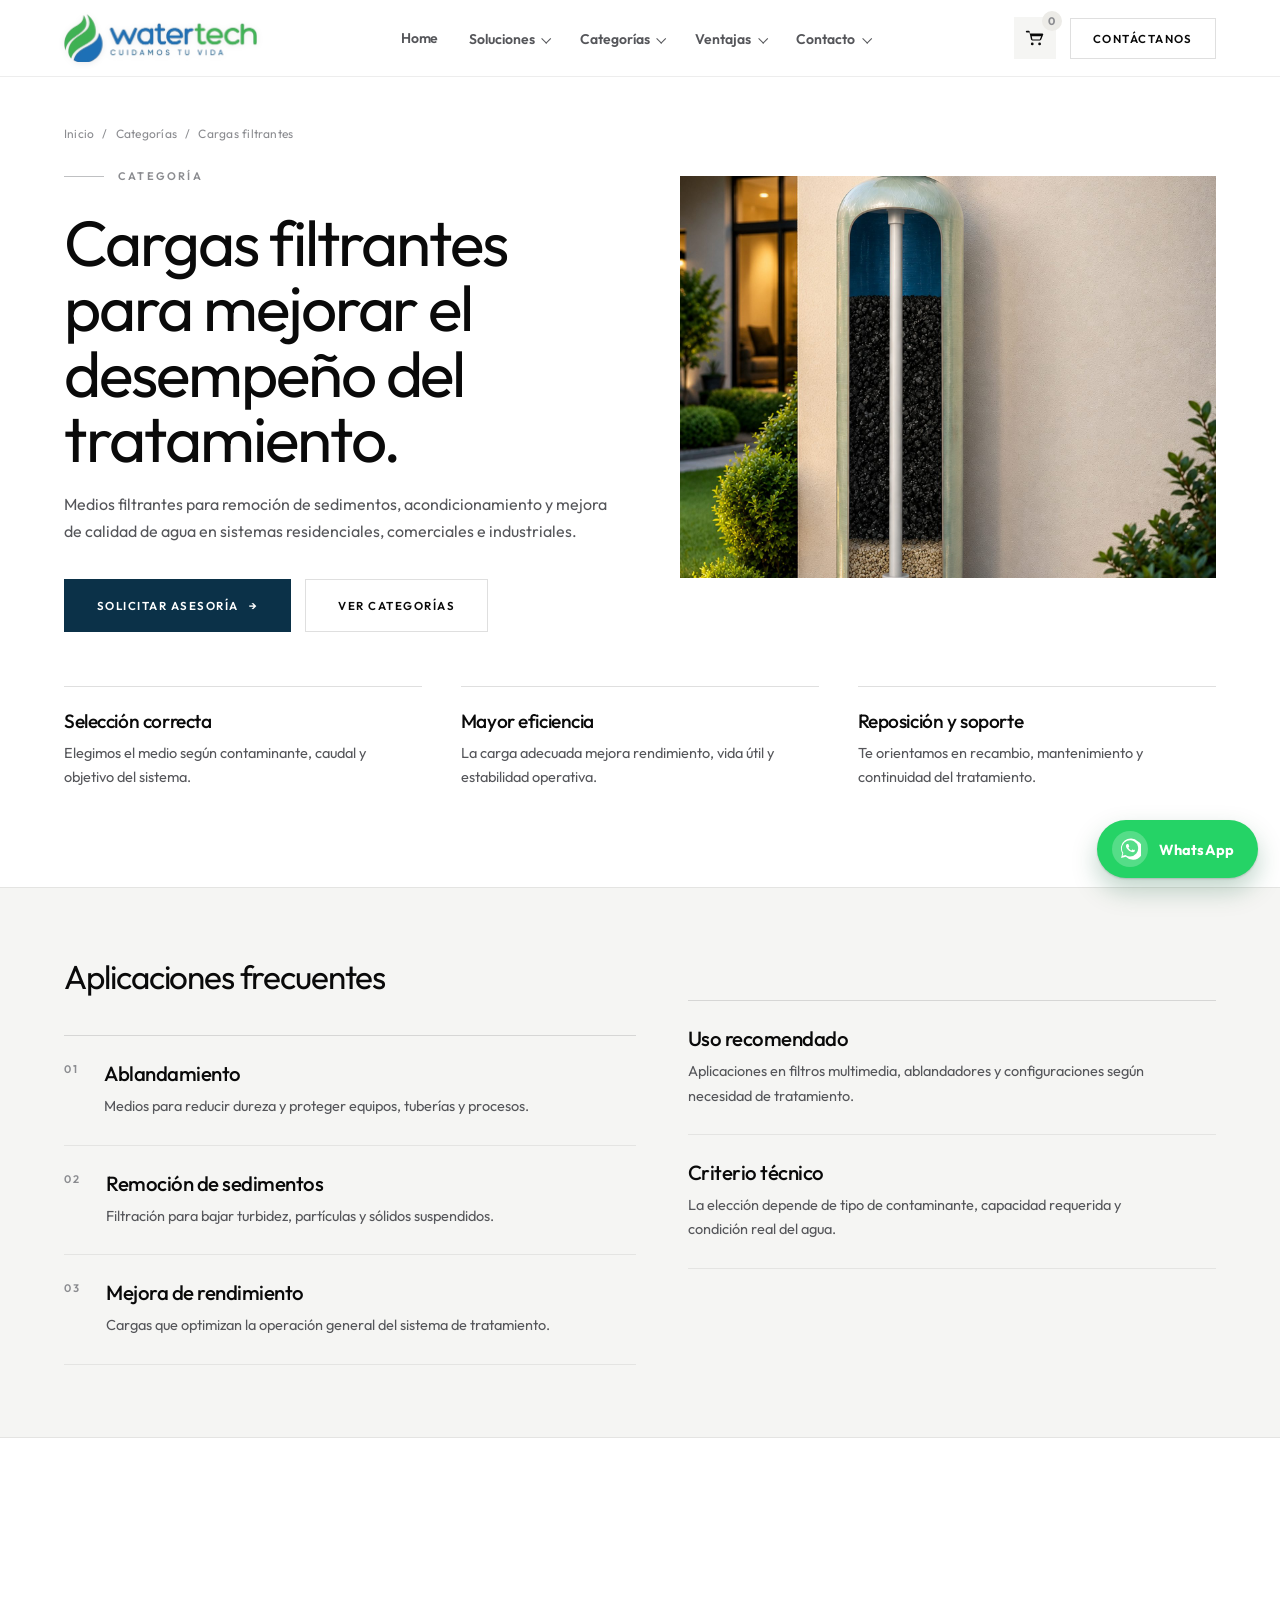
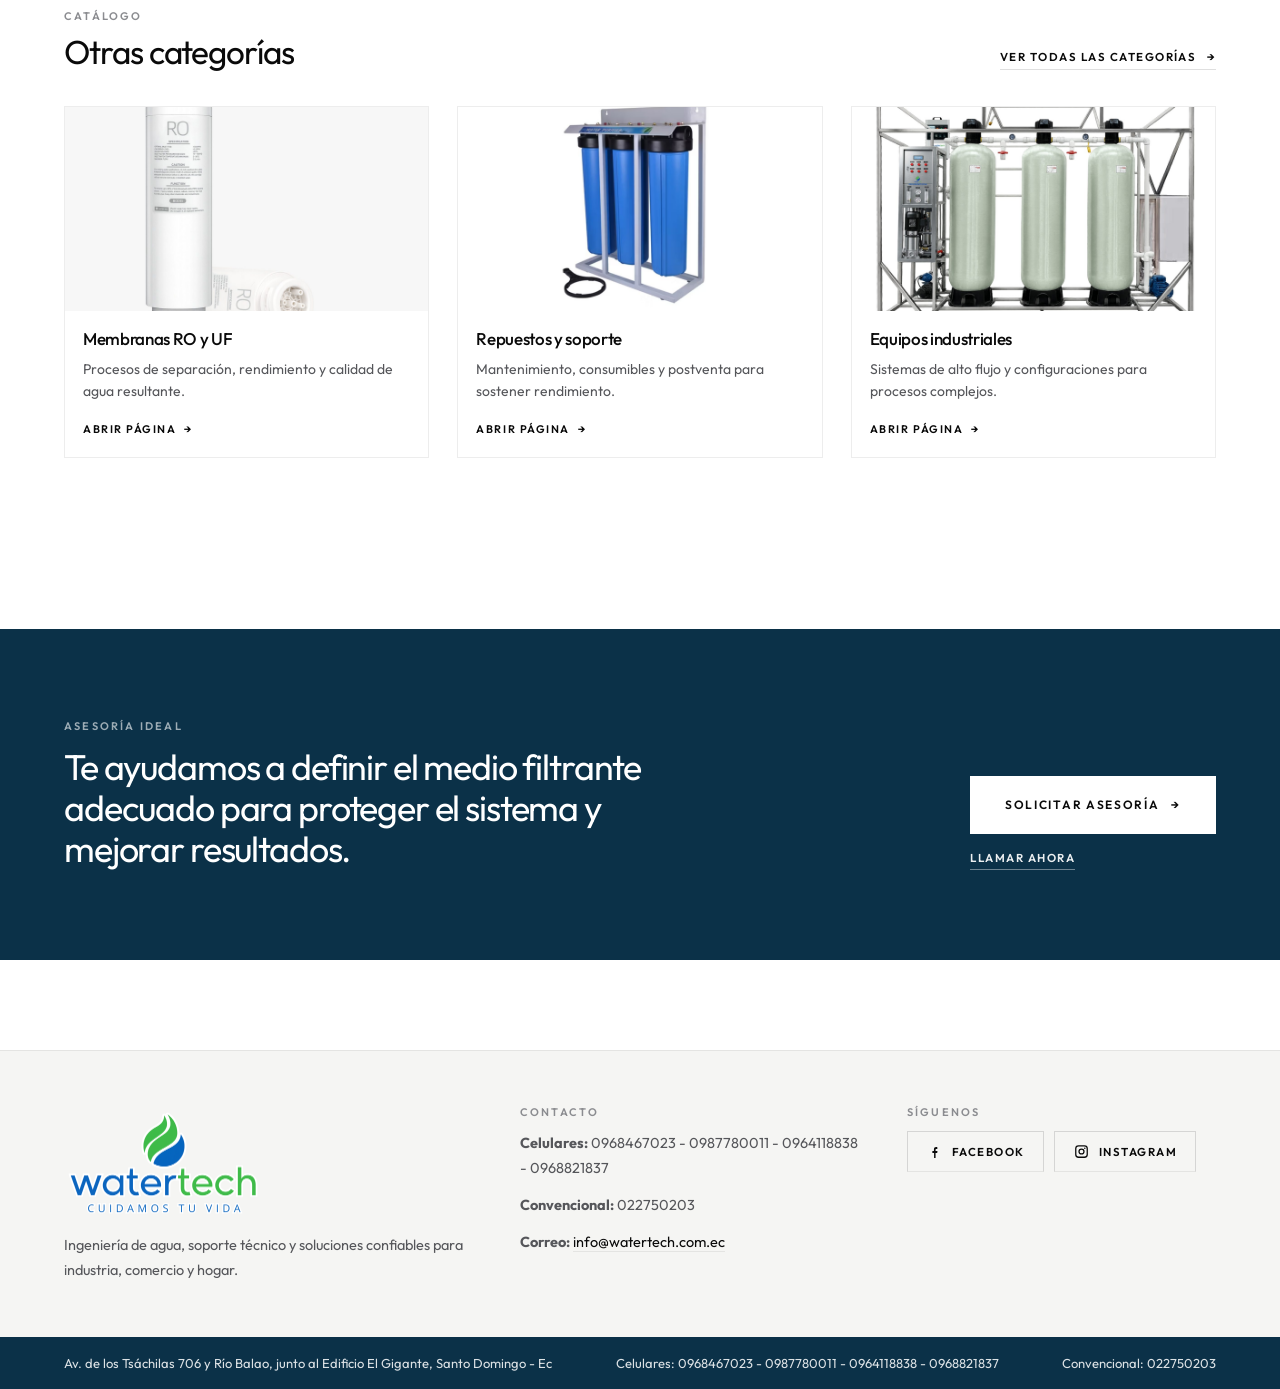
<file: cargas-filtrantes.html>
<!DOCTYPE html>
<html lang="es">
  <head>
    <meta charset="UTF-8" />
    <meta name="viewport" content="width=device-width, initial-scale=1.0" />
    <link rel="icon" href="favicon.ico" sizes="any" />
    <link rel="apple-touch-icon" href="favicon-512.png" />
    <title>Cargas Filtrantes | Water Tech</title>
    <link rel="preconnect" href="https://fonts.googleapis.com" />
    <link rel="preconnect" href="https://fonts.gstatic.com" crossorigin />
    <link href="https://fonts.googleapis.com/css2?family=Outfit:wght@300;400;500;600;700;800&display=swap" rel="stylesheet" />
    <link rel="stylesheet" href="styles.css" />
    <link rel="stylesheet" href="pages.css" />
    <script>
      (function () {
        var d = document.documentElement;
        if (window.matchMedia("(prefers-reduced-motion: reduce)").matches) return;
        d.classList.add("reveal-anim");
        window.__revealMotionReady = false;
        window.setTimeout(function () {
          if (!window.__revealMotionReady) d.classList.remove("reveal-anim");
        }, 2000);
      })();
    </script>
  </head>
  <body class="inner-page">
    <div class="site-shell">
      <header class="topbar"><a class="brand" href="index.html" aria-label="Water Tech inicio"><img src="assets/home-v2/logo-watertech.png" alt="Water Tech" class="brand-logo" /></a><nav class="nav"><div class="nav-item"><a href="soluciones.html">Soluciones</a><div class="dropdown-menu"><a href="industrial.html">Industrial</a><a href="comercial.html">Comercial</a><a href="residencial.html">Residencial</a></div></div><div class="nav-item"><a href="categorias.html">Categorías</a><div class="dropdown-menu dropdown-menu-wide"><a href="equipos-industriales.html">Equipos industriales</a>
              <a href="equipos-comerciales.html">Equipos comerciales</a>
              <a href="repuestos-soporte.html">Repuestos y soporte</a>
              <a href="membranas-ro-uf.html">Membranas RO y UF</a>
              <a href="uv-ozono.html">UV y ozono</a>
              <a href="cargas-filtrantes.html">Cargas filtrantes</a></div></div><div class="nav-item"><a href="ventajas.html">Ventajas</a><div class="dropdown-menu"><a href="ventajas.html">Por qué elegirnos</a><a href="contacto.html">Solicitar asesoría</a></div></div><div class="nav-item"><a href="contacto.html">Contacto</a><div class="dropdown-menu"><a href="contacto.html">Sucursales</a><a href="mailto:info@watertech.com.ec">Correo</a><a href="tel:+593968467023">Llamar ahora</a></div></div></nav><a class="button button-ghost" href="contacto.html">Cotizar</a></header>

      <main class="page-main">
        <!-- ============ HERO ============ -->
        <section class="ui-hero" aria-labelledby="ui-cat-title">
          <div class="ui-split">
            <div class="ui-split-copy">
              <nav class="breadcrumbs" aria-label="Ruta de navegación">
                <a href="index.html">Inicio</a><span>/</span><a href="categorias.html">Categorías</a><span>/</span><span>Cargas filtrantes</span>
              </nav>
              <p class="eyebrow">Categoría</p>
              <h1 class="ui-display" id="ui-cat-title">Cargas filtrantes para mejorar el desempeño del tratamiento.</h1>
              <p class="ui-lead">Medios filtrantes para remoción de sedimentos, acondicionamiento y mejora de calidad de agua en sistemas residenciales, comerciales e industriales.</p>
              <div class="ui-actions">
                <a class="button button-primary" href="contacto.html">Solicitar asesoría <span aria-hidden="true">→</span></a>
                <a class="button button-secondary" href="categorias.html">Ver categorías</a>
              </div>
            </div>
            <figure class="ui-media ui-media--4x3" data-reveal>
              <img src="assets/fotos/cargas-proceso.jpg" alt="Medios filtrantes listos para cargar un sistema de tratamiento" width="1600" height="1200" decoding="async" />
            </figure>
          </div>
          <ul class="ui-facts">
            <li class="ui-fact" data-reveal>
              <strong class="ui-fact-title">Selección correcta</strong>
              <span class="ui-fact-text">Elegimos el medio según contaminante, caudal y objetivo del sistema.</span>
            </li>
            <li class="ui-fact" data-reveal>
              <strong class="ui-fact-title">Mayor eficiencia</strong>
              <span class="ui-fact-text">La carga adecuada mejora rendimiento, vida útil y estabilidad operativa.</span>
            </li>
            <li class="ui-fact" data-reveal>
              <strong class="ui-fact-title">Reposición y soporte</strong>
              <span class="ui-fact-text">Te orientamos en recambio, mantenimiento y continuidad del tratamiento.</span>
            </li>
          </ul>
        </section>

        <!-- ============ REFERENCIA ============ -->
        <section class="ui-band" aria-labelledby="ui-uso-title">
          <div class="ui-band-inner">
            <div class="ui-split ui-split--top">
              <div data-reveal>
                <h2 class="ui-h2 ui-h2--sm" id="ui-uso-title">Aplicaciones frecuentes</h2>
                <ol class="ui-list">
                  <li class="ui-list-item">
                    <span class="ui-list-num">01</span>
                    <div>
                      <h3 class="ui-list-title">Ablandamiento</h3>
                      <p class="ui-list-text">Medios para reducir dureza y proteger equipos, tuberías y procesos.</p>
                    </div>
                  </li>
                  <li class="ui-list-item">
                    <span class="ui-list-num">02</span>
                    <div>
                      <h3 class="ui-list-title">Remoción de sedimentos</h3>
                      <p class="ui-list-text">Filtración para bajar turbidez, partículas y sólidos suspendidos.</p>
                    </div>
                  </li>
                  <li class="ui-list-item">
                    <span class="ui-list-num">03</span>
                    <div>
                      <h3 class="ui-list-title">Mejora de rendimiento</h3>
                      <p class="ui-list-text">Cargas que optimizan la operación general del sistema de tratamiento.</p>
                    </div>
                  </li>
                </ol>
              </div>
              <ul class="ui-list ui-list--plain" data-reveal>
                <li class="ui-list-item">
                  <div>
                    <h3 class="ui-list-title">Uso recomendado</h3>
                    <p class="ui-list-text">Aplicaciones en filtros multimedia, ablandadores y configuraciones según necesidad de tratamiento.</p>
                  </div>
                </li>
                <li class="ui-list-item">
                  <div>
                    <h3 class="ui-list-title">Criterio técnico</h3>
                    <p class="ui-list-text">La elección depende de tipo de contaminante, capacidad requerida y condición real del agua.</p>
                  </div>
                </li>
              </ul>
            </div>
          </div>
        </section>

        <!-- ============ OTRAS CATEGORÍAS ============ -->
        <section class="ui-catalog ui-catalog--plain" aria-labelledby="ui-otras-title">
          <div class="ui-catalog-inner">
            <header class="ui-catalog-head" data-reveal>
              <div>
                <p class="ui-kicker">Catálogo</p>
                <h2 class="ui-h2 ui-h2--sm" id="ui-otras-title">Otras categorías</h2>
              </div>
              <a class="ui-link" href="categorias.html">Ver todas las categorías <span aria-hidden="true">→</span></a>
            </header>
            <div class="ui-card-grid ui-card-grid--3">
              <a class="ui-card" href="membranas-ro-uf.html" data-reveal>
                <span class="ui-card-media ui-card-media--16x9">
                  <img src="assets/fotos/membranas-01.jpg" alt="Membrana de ósmosis inversa" width="1600" height="1200" loading="lazy" decoding="async" />
                </span>
                <span class="ui-card-body">
                  <span class="ui-card-title">Membranas RO y UF</span>
                  <span class="ui-card-text">Procesos de separación, rendimiento y calidad de agua resultante.</span>
                  <span class="ui-card-cta">Abrir página <span aria-hidden="true">→</span></span>
                </span>
              </a>
              <a class="ui-card" href="repuestos-soporte.html" data-reveal>
                <span class="ui-card-media ui-card-media--16x9">
                  <img src="assets/fotos/repuestos-equipo.jpg" alt="Equipo de ósmosis inversa de tres etapas" width="1600" height="1200" loading="lazy" decoding="async" />
                </span>
                <span class="ui-card-body">
                  <span class="ui-card-title">Repuestos y soporte</span>
                  <span class="ui-card-text">Mantenimiento, consumibles y postventa para sostener rendimiento.</span>
                  <span class="ui-card-cta">Abrir página <span aria-hidden="true">→</span></span>
                </span>
              </a>
              <a class="ui-card" href="equipos-industriales.html" data-reveal>
                <span class="ui-card-media ui-card-media--16x9">
                  <img src="assets/fotos/industria-filtracion.jpg" alt="Tren de filtración industrial sobre estructura" width="1600" height="1200" loading="lazy" decoding="async" />
                </span>
                <span class="ui-card-body">
                  <span class="ui-card-title">Equipos industriales</span>
                  <span class="ui-card-text">Sistemas de alto flujo y configuraciones para procesos complejos.</span>
                  <span class="ui-card-cta">Abrir página <span aria-hidden="true">→</span></span>
                </span>
              </a>
            </div>
          </div>
        </section>

        <!-- ============ CTA ============ -->
        <section class="ui-cta" aria-labelledby="ui-cta-title">
          <div class="ui-cta-inner">
            <div class="ui-cta-copy" data-reveal>
              <p class="ui-kicker">Asesoría ideal</p>
              <h2 class="ui-cta-title" id="ui-cta-title">Te ayudamos a definir el medio filtrante adecuado para proteger el sistema y mejorar resultados.</h2>
            </div>
            <div class="ui-cta-actions" data-reveal>
              <a class="button button-primary" href="contacto.html">Solicitar asesoría <span aria-hidden="true">→</span></a>
              <a class="button button-secondary" href="tel:+593968467023">Llamar ahora</a>
            </div>
          </div>
        </section>
      </main>
    </div>
    <script src="site.js"></script>
  </body>
</html>
</file>
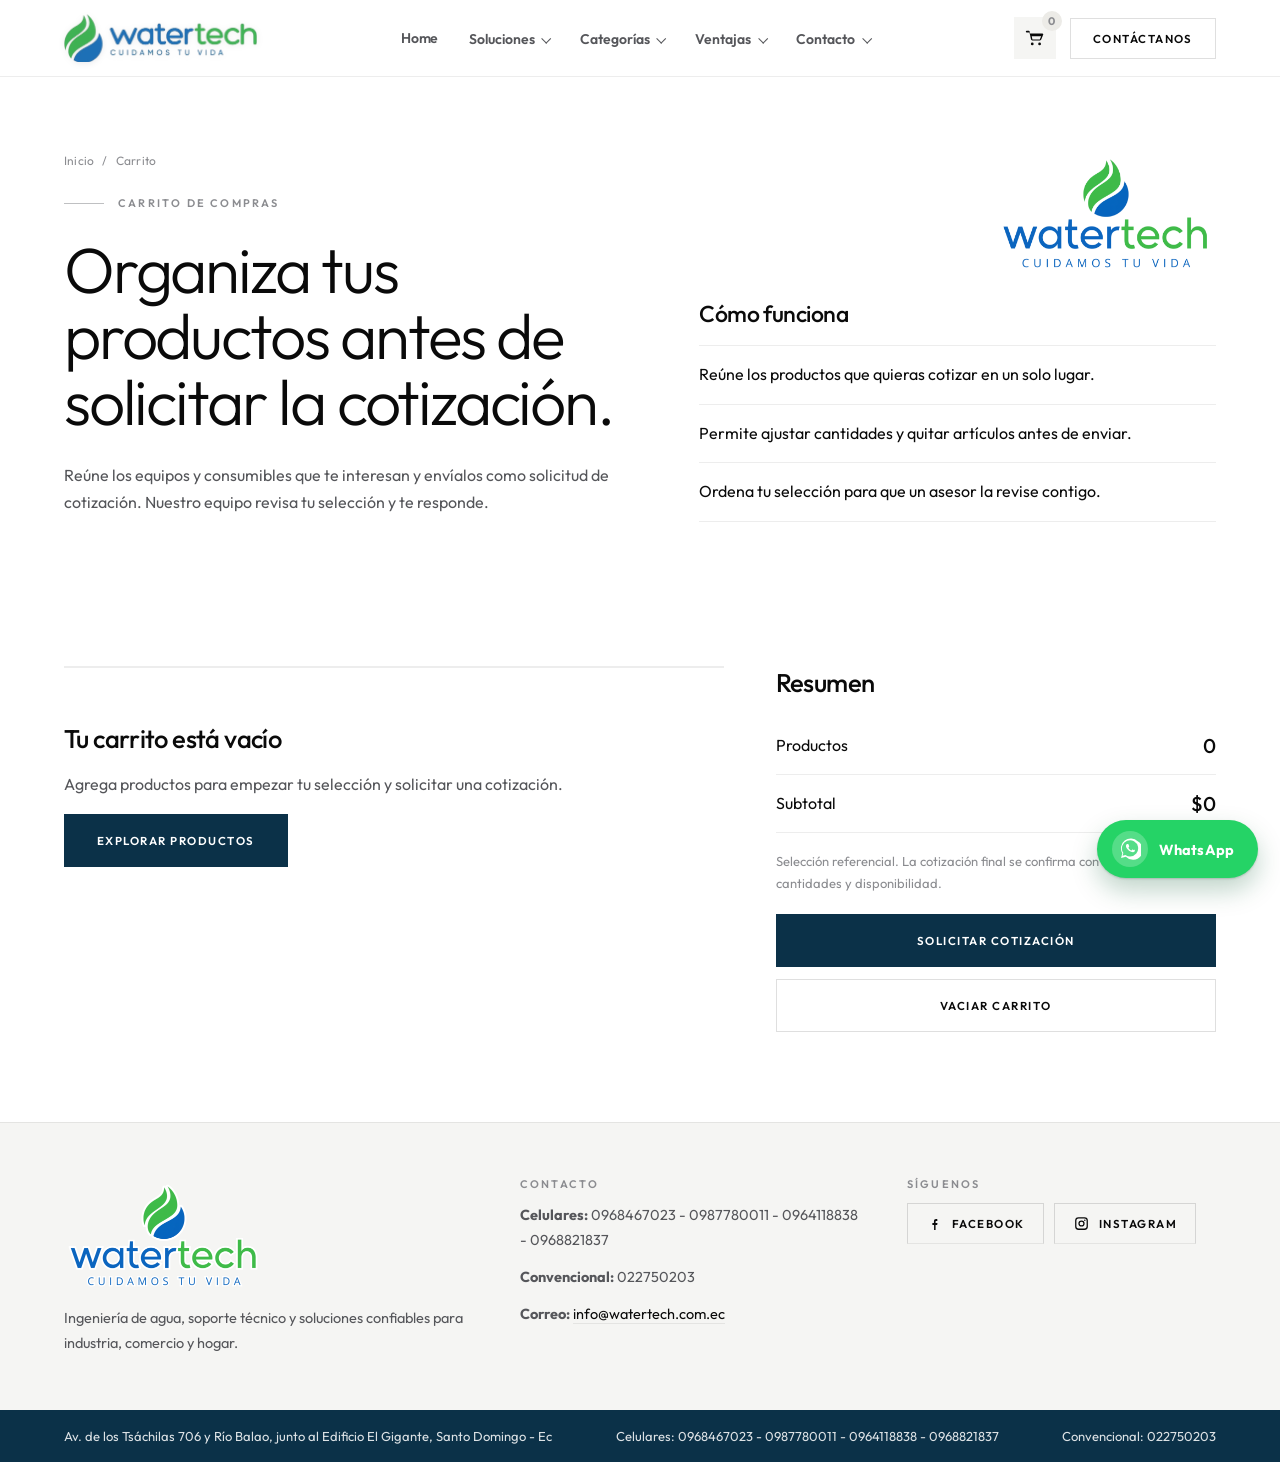
<file: carrito.html>
<!DOCTYPE html>
<html lang="es">
  <head>
    <meta charset="UTF-8" />
    <meta name="viewport" content="width=device-width, initial-scale=1.0" />
    <link rel="icon" href="favicon.ico" sizes="any" />
    <link rel="apple-touch-icon" href="favicon-512.png" />
    <title>Carrito de Compras | Water Tech</title>
    <meta
      name="description"
      content="Carrito de compras de Water Tech para cotizar equipos, sistemas y consumibles."
    />
    <link rel="preconnect" href="https://fonts.googleapis.com" />
    <link rel="preconnect" href="https://fonts.gstatic.com" crossorigin />
    <link
      href="https://fonts.googleapis.com/css2?family=Outfit:wght@300;400;500;600;700;800&display=swap"
      rel="stylesheet"
    />
    <link rel="stylesheet" href="styles.css" />
    <link rel="stylesheet" href="pages.css" />
  </head>
  <body class="inner-page">
    <div class="site-shell">
      <header class="topbar">
        <a class="brand" href="index.html" aria-label="Water Tech inicio">
          <img src="assets/home-v2/logo-watertech.png" alt="Water Tech" class="brand-logo" />
        </a>
        <nav class="nav">
          <div class="nav-item">
            <a href="soluciones.html">Soluciones</a>
            <div class="dropdown-menu">
              <a href="industrial.html">Industrial</a>
              <a href="comercial.html">Comercial</a>
              <a href="residencial.html">Residencial</a>
            </div>
          </div>
          <div class="nav-item">
            <a href="categorias.html">Categorías</a>
            <div class="dropdown-menu dropdown-menu-wide">
              <a href="equipos-industriales.html">Equipos industriales</a>
              <a href="equipos-comerciales.html">Equipos comerciales</a>
              <a href="repuestos-soporte.html">Repuestos y soporte</a>
              <a href="membranas-ro-uf.html">Membranas RO y UF</a>
              <a href="uv-ozono.html">UV y ozono</a>
              <a href="cargas-filtrantes.html">Cargas filtrantes</a>
            </div>
          </div>
          <div class="nav-item">
            <a href="ventajas.html">Ventajas</a>
            <div class="dropdown-menu">
              <a href="ventajas.html">Por qué elegirnos</a>
              <a href="contacto.html">Solicitar asesoría</a>
            </div>
          </div>
          <div class="nav-item">
            <a href="contacto.html">Contacto</a>
            <div class="dropdown-menu">
              <a href="contacto.html">Sucursales</a>
              <a href="mailto:info@watertech.com.ec">Correo</a>
              <a href="tel:+593968467023">Llamar ahora</a>
            </div>
          </div>
        </nav>
        <a class="button button-ghost" href="contacto.html">Cotizar</a>
      </header>

      <main class="page-main">
        <section class="page-hero cart-hero">
          <div class="page-panel">
            <div class="breadcrumbs">
              <a href="index.html">Inicio</a><span>/</span><span>Carrito</span>
            </div>
            <p class="eyebrow">Carrito de compras</p>
            <h1 class="page-title">Organiza tus productos antes de solicitar la cotización.</h1>
            <p class="page-intro">
              Reúne los equipos y consumibles que te interesan y envíalos como
              solicitud de cotización. Nuestro equipo revisa tu selección y te responde.
            </p>
          </div>
          <aside class="page-side-card">
            <img src="logo-watertech.png" alt="Water Tech" class="side-logo" />
            <h2 class="side-title">Cómo funciona</h2>
            <ul class="side-list">
              <li>Reúne los productos que quieras cotizar en un solo lugar.</li>
              <li>Permite ajustar cantidades y quitar artículos antes de enviar.</li>
              <li>Ordena tu selección para que un asesor la revise contigo.</li>
            </ul>
          </aside>
        </section>

        <section class="cart-layout">
          <div class="cart-panel">
            <div id="cart-items" class="cart-items"></div>
          </div>
          <aside class="cart-summary" id="cart-summary">
            <h2>Resumen</h2>
            <div class="summary-row">
              <span>Productos</span>
              <strong id="cart-total-items">0</strong>
            </div>
            <div class="summary-row">
              <span>Subtotal</span>
              <strong id="cart-subtotal">$0</strong>
            </div>
            <p class="summary-note">
              Selección referencial. La cotización final se confirma con un asesor según cantidades y disponibilidad.
            </p>
            <div class="summary-actions">
              <a class="button button-primary" href="contacto.html">Solicitar cotización</a>
              <button class="button button-secondary" type="button" id="clear-cart-btn">
                Vaciar carrito
              </button>
            </div>
          </aside>
        </section>
      </main>
    </div>
    <script src="site.js"></script>
  </body>
</html>
</file>
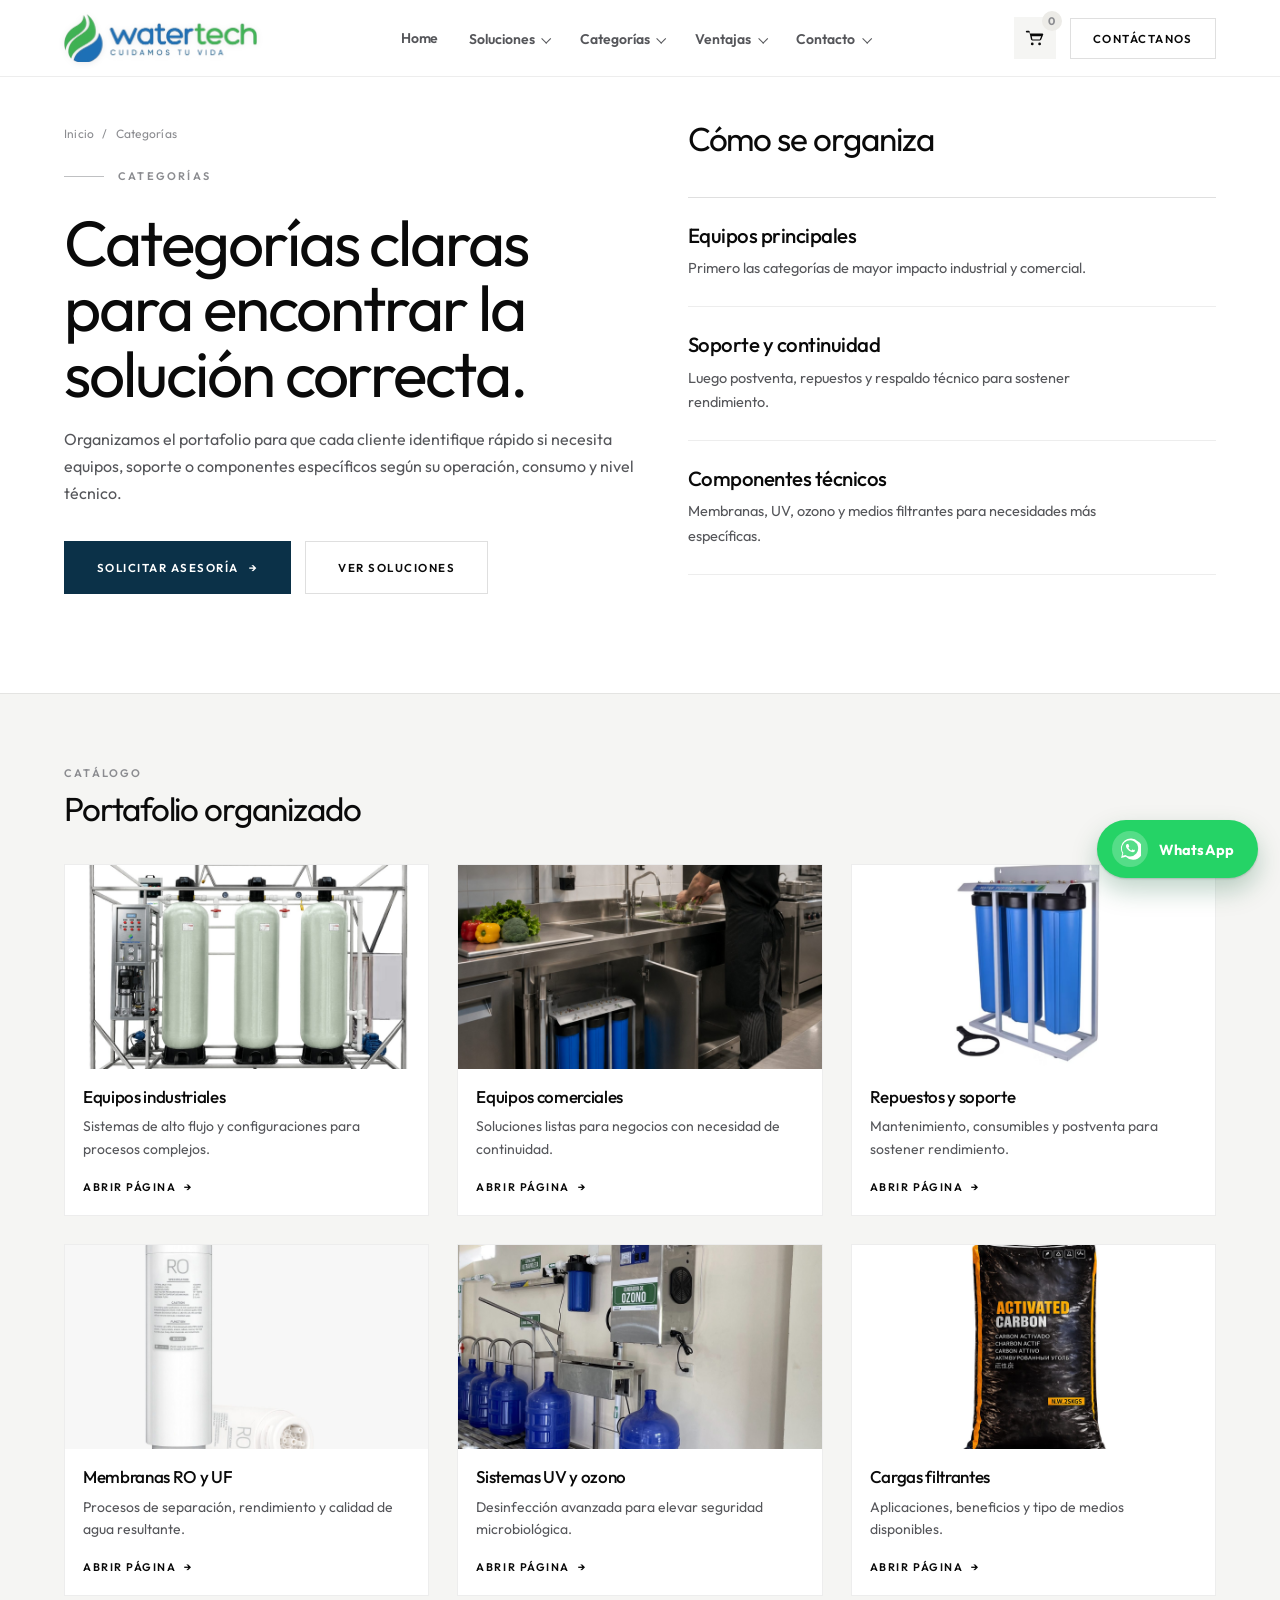
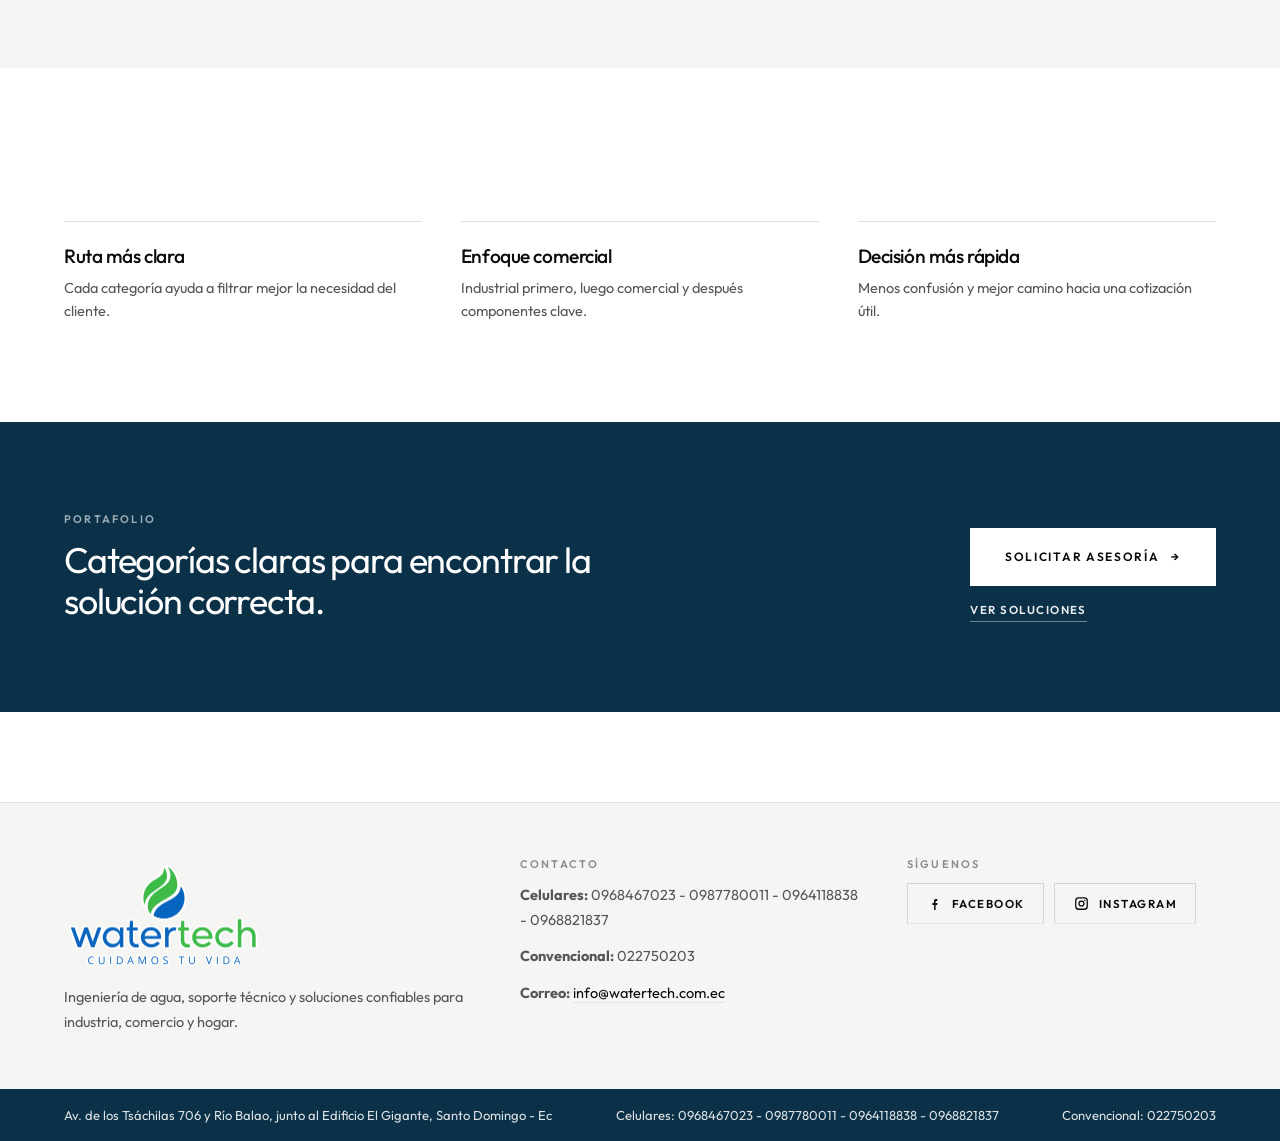
<file: categorias.html>
<!DOCTYPE html>
<html lang="es">
  <head>
    <meta charset="UTF-8" />
    <meta name="viewport" content="width=device-width, initial-scale=1.0" />
    <link rel="icon" href="favicon.ico" sizes="any" />
    <link rel="apple-touch-icon" href="favicon-512.png" />
    <title>Categorías | Water Tech</title>
    <link rel="preconnect" href="https://fonts.googleapis.com" />
    <link rel="preconnect" href="https://fonts.gstatic.com" crossorigin />
    <link href="https://fonts.googleapis.com/css2?family=Outfit:wght@300;400;500;600;700;800&display=swap" rel="stylesheet" />
    <link rel="stylesheet" href="styles.css" />
    <link rel="stylesheet" href="pages.css" />
    <script>
      (function () {
        var d = document.documentElement;
        if (window.matchMedia("(prefers-reduced-motion: reduce)").matches) return;
        d.classList.add("reveal-anim");
        window.__revealMotionReady = false;
        window.setTimeout(function () {
          if (!window.__revealMotionReady) d.classList.remove("reveal-anim");
        }, 2000);
      })();
    </script>
  </head>
  <body class="inner-page">
    <div class="site-shell">
      <header class="topbar"><a class="brand" href="index.html" aria-label="Water Tech inicio"><img src="assets/home-v2/logo-watertech.png" alt="Water Tech" class="brand-logo" /></a><nav class="nav"><div class="nav-item"><a href="soluciones.html">Soluciones</a><div class="dropdown-menu"><a href="industrial.html">Industrial</a><a href="comercial.html">Comercial</a><a href="residencial.html">Residencial</a></div></div><div class="nav-item"><a href="categorias.html">Categorías</a><div class="dropdown-menu dropdown-menu-wide"><a href="equipos-industriales.html">Equipos industriales</a>
              <a href="equipos-comerciales.html">Equipos comerciales</a>
              <a href="repuestos-soporte.html">Repuestos y soporte</a>
              <a href="membranas-ro-uf.html">Membranas RO y UF</a>
              <a href="uv-ozono.html">UV y ozono</a>
              <a href="cargas-filtrantes.html">Cargas filtrantes</a></div></div><div class="nav-item"><a href="ventajas.html">Ventajas</a><div class="dropdown-menu"><a href="ventajas.html">Por qué elegirnos</a><a href="contacto.html">Solicitar asesoría</a></div></div><div class="nav-item"><a href="contacto.html">Contacto</a><div class="dropdown-menu"><a href="contacto.html">Sucursales</a><a href="mailto:info@watertech.com.ec">Correo</a><a href="tel:+593968467023">Llamar ahora</a></div></div></nav><a class="button button-ghost" href="contacto.html">Cotizar</a></header>

      <main class="page-main">
        <!-- ============ 1 · HERO (dos columnas de texto) ============ -->
        <section class="ui-hero" aria-labelledby="ui-cat-title">
          <div class="ui-split ui-split--top">
            <div class="ui-split-copy">
              <nav class="breadcrumbs" aria-label="Ruta de navegación">
                <a href="index.html">Inicio</a><span>/</span><span>Categorías</span>
              </nav>
              <p class="eyebrow">Categorías</p>
              <h1 class="ui-display" id="ui-cat-title">Categorías claras para encontrar la solución correcta.</h1>
              <p class="ui-lead">Organizamos el portafolio para que cada cliente identifique rápido si necesita equipos, soporte o componentes específicos según su operación, consumo y nivel técnico.</p>
              <div class="ui-actions">
                <a class="button button-primary" href="contacto.html">Solicitar asesoría <span aria-hidden="true">→</span></a>
                <a class="button button-secondary" href="soluciones.html">Ver soluciones</a>
              </div>
            </div>
            <div data-reveal>
              <h2 class="ui-h2 ui-h2--sm">Cómo se organiza</h2>
              <ul class="ui-list ui-list--plain">
                <li class="ui-list-item">
                  <div>
                    <h3 class="ui-list-title">Equipos principales</h3>
                    <p class="ui-list-text">Primero las categorías de mayor impacto industrial y comercial.</p>
                  </div>
                </li>
                <li class="ui-list-item">
                  <div>
                    <h3 class="ui-list-title">Soporte y continuidad</h3>
                    <p class="ui-list-text">Luego postventa, repuestos y respaldo técnico para sostener rendimiento.</p>
                  </div>
                </li>
                <li class="ui-list-item">
                  <div>
                    <h3 class="ui-list-title">Componentes técnicos</h3>
                    <p class="ui-list-text">Membranas, UV, ozono y medios filtrantes para necesidades más específicas.</p>
                  </div>
                </li>
              </ul>
            </div>
          </div>
        </section>

        <!-- ============ 2 · LAS SEIS CATEGORÍAS ============ -->
        <section class="ui-catalog" aria-labelledby="ui-portafolio-title">
          <div class="ui-catalog-inner">
            <header class="ui-catalog-head" data-reveal>
              <div>
                <p class="ui-kicker">Catálogo</p>
                <h2 class="ui-h2 ui-h2--sm" id="ui-portafolio-title">Portafolio organizado</h2>
              </div>
            </header>
            <div class="ui-card-grid ui-card-grid--3">
              <a class="ui-card" href="equipos-industriales.html" data-reveal>
                <span class="ui-card-media ui-card-media--16x9">
                  <img src="assets/fotos/industria-filtracion.jpg" alt="Tren de filtración industrial sobre estructura" width="1600" height="1200" loading="lazy" decoding="async" />
                </span>
                <span class="ui-card-body">
                  <span class="ui-card-title">Equipos industriales</span>
                  <span class="ui-card-text">Sistemas de alto flujo y configuraciones para procesos complejos.</span>
                  <span class="ui-card-cta">Abrir página <span aria-hidden="true">→</span></span>
                </span>
              </a>
              <a class="ui-card" href="equipos-comerciales.html" data-reveal>
                <span class="ui-card-media ui-card-media--16x9">
                  <img src="assets/fotos/comercial-restaurante.jpg" alt="Filtración instalada bajo el lavadero de un restaurante" width="1600" height="1200" loading="lazy" decoding="async" />
                </span>
                <span class="ui-card-body">
                  <span class="ui-card-title">Equipos comerciales</span>
                  <span class="ui-card-text">Soluciones listas para negocios con necesidad de continuidad.</span>
                  <span class="ui-card-cta">Abrir página <span aria-hidden="true">→</span></span>
                </span>
              </a>
              <a class="ui-card" href="repuestos-soporte.html" data-reveal>
                <span class="ui-card-media ui-card-media--16x9">
                  <img src="assets/fotos/repuestos-equipo.jpg" alt="Equipo de ósmosis inversa de tres etapas" width="1600" height="1200" loading="lazy" decoding="async" />
                </span>
                <span class="ui-card-body">
                  <span class="ui-card-title">Repuestos y soporte</span>
                  <span class="ui-card-text">Mantenimiento, consumibles y postventa para sostener rendimiento.</span>
                  <span class="ui-card-cta">Abrir página <span aria-hidden="true">→</span></span>
                </span>
              </a>
              <a class="ui-card" href="membranas-ro-uf.html" data-reveal>
                <span class="ui-card-media ui-card-media--16x9">
                  <img src="assets/fotos/membranas-01.jpg" alt="Membrana de ósmosis inversa" width="1600" height="1200" loading="lazy" decoding="async" />
                </span>
                <span class="ui-card-body">
                  <span class="ui-card-title">Membranas RO y UF</span>
                  <span class="ui-card-text">Procesos de separación, rendimiento y calidad de agua resultante.</span>
                  <span class="ui-card-cta">Abrir página <span aria-hidden="true">→</span></span>
                </span>
              </a>
              <a class="ui-card" href="uv-ozono.html" data-reveal>
                <span class="ui-card-media ui-card-media--16x9">
                  <img src="assets/fotos/uv-ozono-instalacion.jpg" alt="Esterilizador ultravioleta y generador de ozono instalados" width="1600" height="1200" loading="lazy" decoding="async" />
                </span>
                <span class="ui-card-body">
                  <span class="ui-card-title">Sistemas UV y ozono</span>
                  <span class="ui-card-text">Desinfección avanzada para elevar seguridad microbiológica.</span>
                  <span class="ui-card-cta">Abrir página <span aria-hidden="true">→</span></span>
                </span>
              </a>
              <a class="ui-card" href="cargas-filtrantes.html" data-reveal>
                <span class="ui-card-media ui-card-media--16x9">
                  <img src="assets/fotos/cargas-medios.jpg" alt="Saco de carbón activado para cargas filtrantes" width="1600" height="1200" loading="lazy" decoding="async" />
                </span>
                <span class="ui-card-body">
                  <span class="ui-card-title">Cargas filtrantes</span>
                  <span class="ui-card-text">Aplicaciones, beneficios y tipo de medios disponibles.</span>
                  <span class="ui-card-cta">Abrir página <span aria-hidden="true">→</span></span>
                </span>
              </a>
            </div>
          </div>
        </section>

        <!-- ============ 3 · POR QUÉ ESTA ORGANIZACIÓN ============ -->
        <section class="ui-section" aria-label="Ventajas de esta organización">
          <ul class="ui-facts">
            <li class="ui-fact" data-reveal>
              <strong class="ui-fact-title">Ruta más clara</strong>
              <span class="ui-fact-text">Cada categoría ayuda a filtrar mejor la necesidad del cliente.</span>
            </li>
            <li class="ui-fact" data-reveal>
              <strong class="ui-fact-title">Enfoque comercial</strong>
              <span class="ui-fact-text">Industrial primero, luego comercial y después componentes clave.</span>
            </li>
            <li class="ui-fact" data-reveal>
              <strong class="ui-fact-title">Decisión más rápida</strong>
              <span class="ui-fact-text">Menos confusión y mejor camino hacia una cotización útil.</span>
            </li>
          </ul>
        </section>

        <!-- ============ 4 · CTA ============ -->
        <section class="ui-cta" aria-labelledby="ui-cta-title">
          <div class="ui-cta-inner">
            <div class="ui-cta-copy" data-reveal>
              <p class="ui-kicker">Portafolio</p>
              <h2 class="ui-cta-title" id="ui-cta-title">Categorías claras para encontrar la solución correcta.</h2>
            </div>
            <div class="ui-cta-actions" data-reveal>
              <a class="button button-primary" href="contacto.html">Solicitar asesoría <span aria-hidden="true">→</span></a>
              <a class="button button-secondary" href="soluciones.html">Ver soluciones</a>
            </div>
          </div>
        </section>
      </main>
    </div>
    <script src="site.js"></script>
  </body>
</html>
</file>
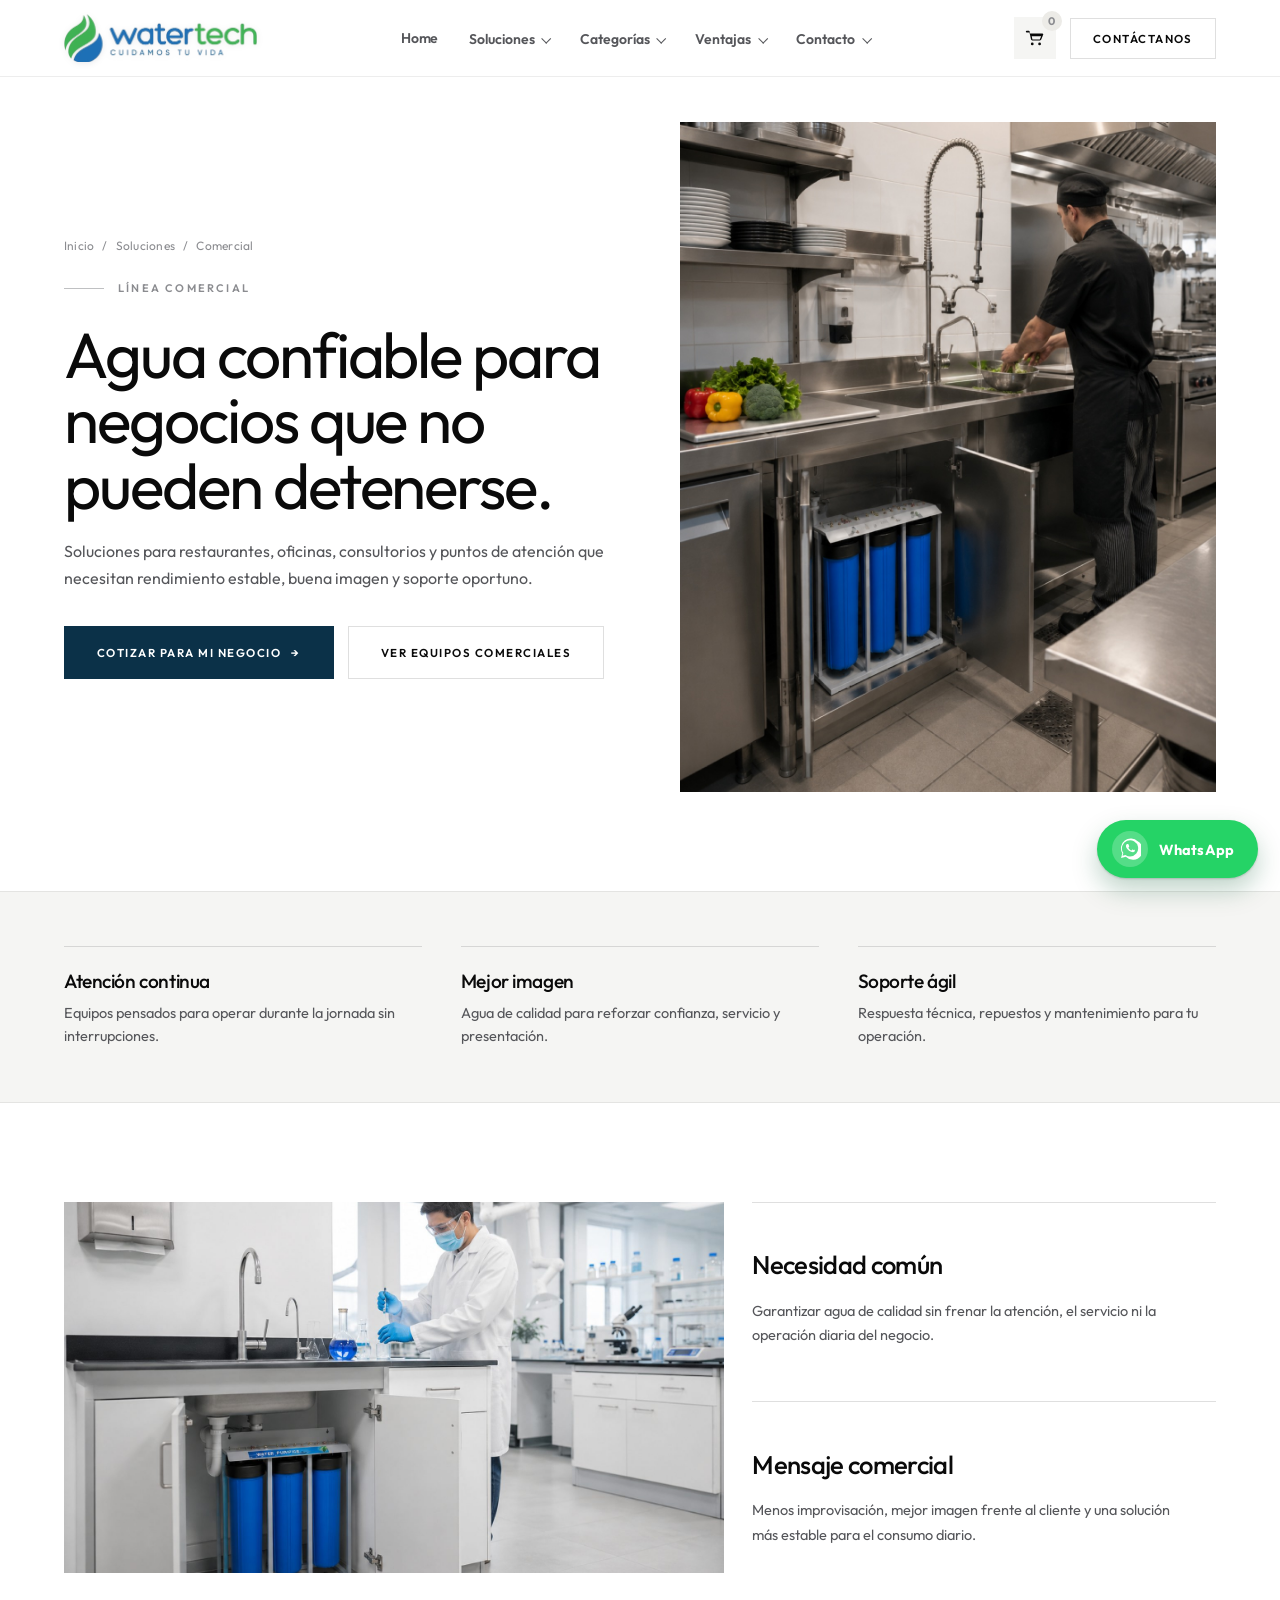
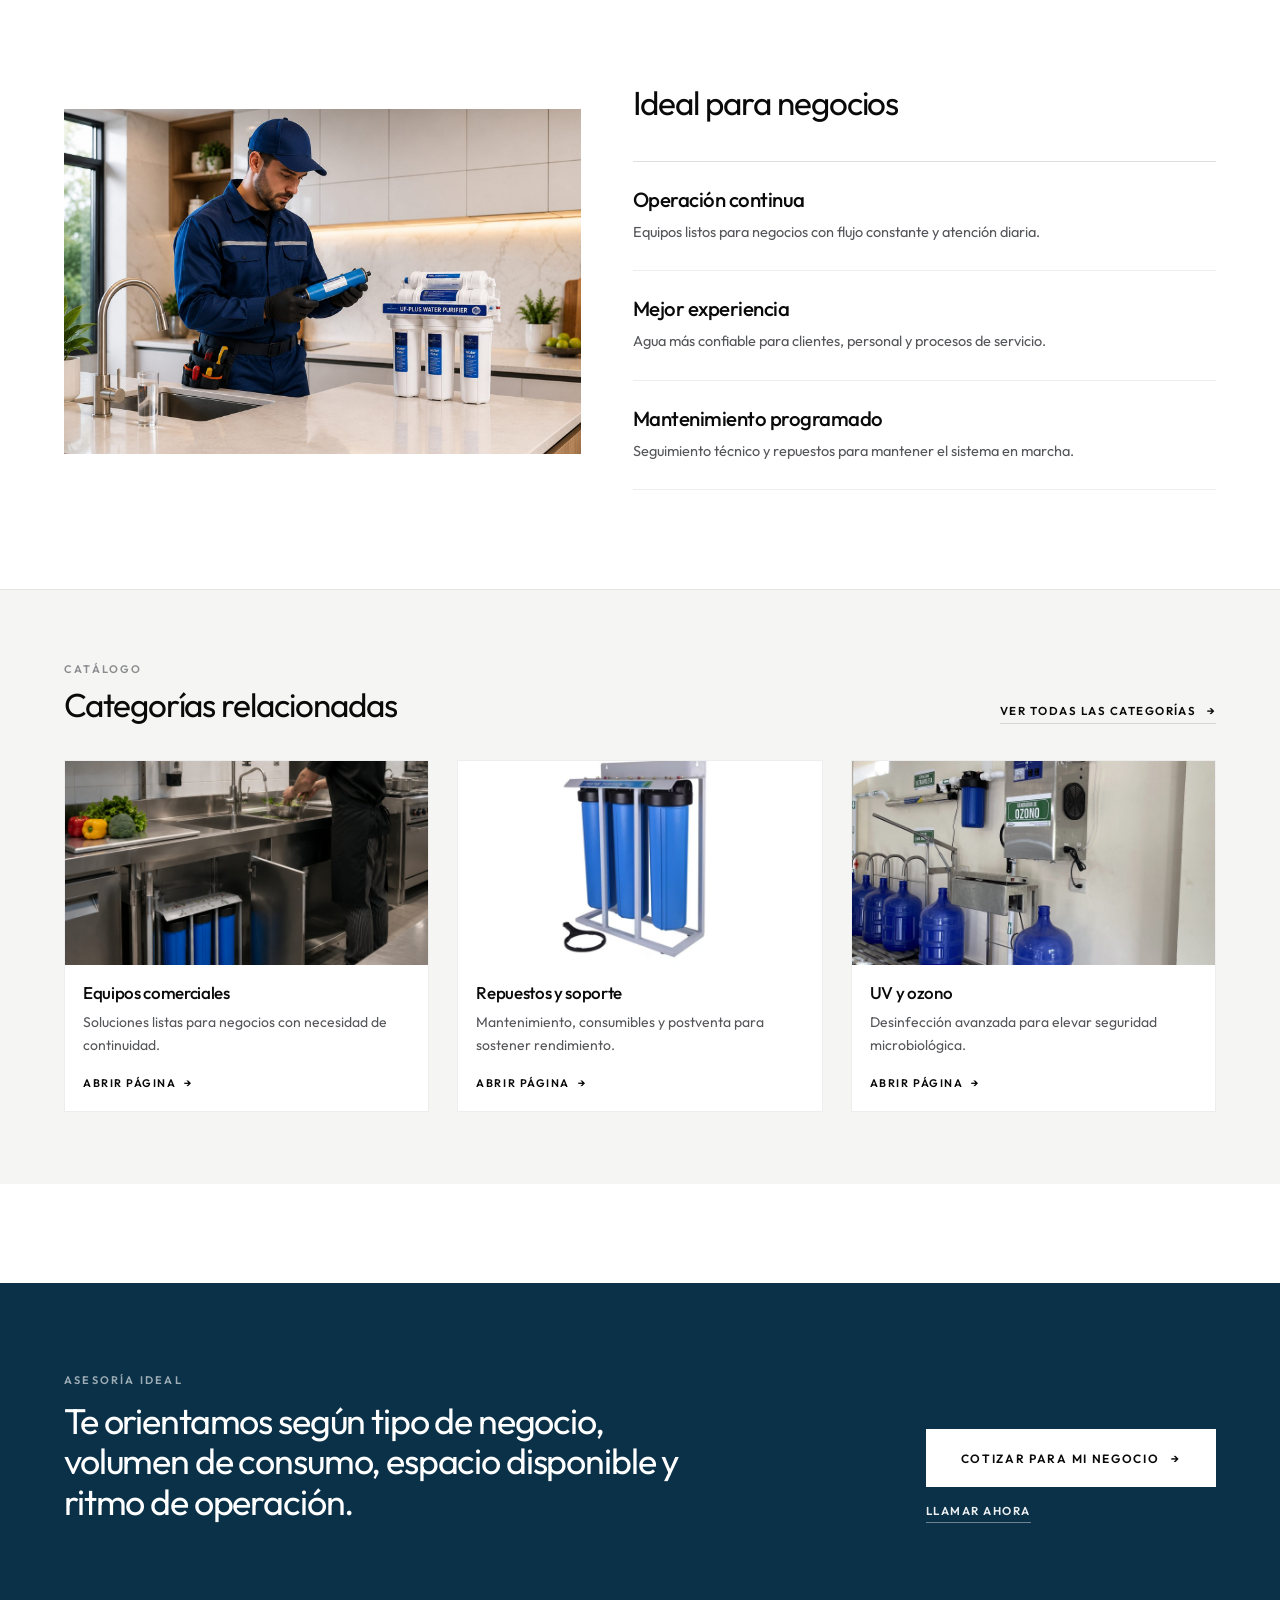
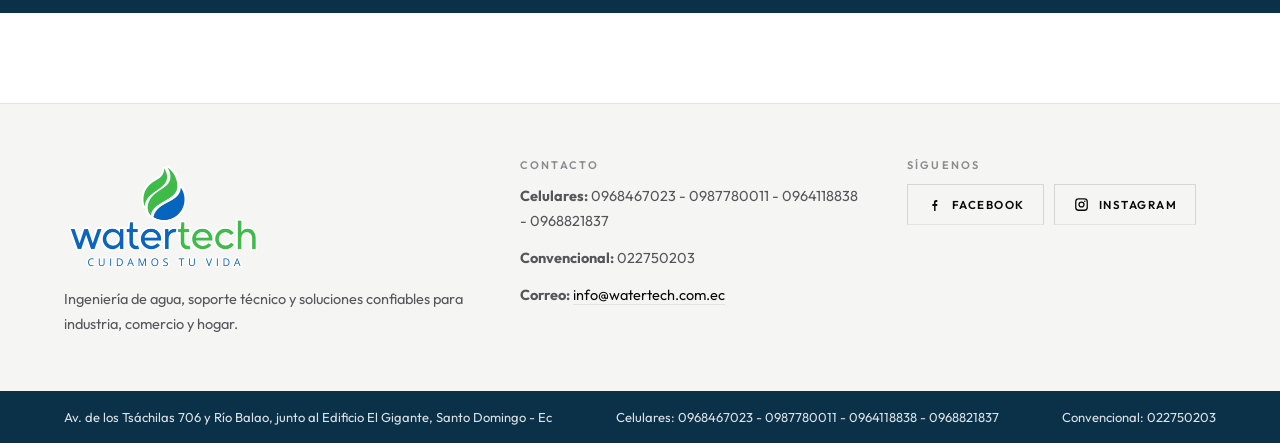
<file: comercial.html>
<!DOCTYPE html>
<html lang="es">
  <head>
    <meta charset="UTF-8" />
    <meta name="viewport" content="width=device-width, initial-scale=1.0" />
    <link rel="icon" href="favicon.ico" sizes="any" />
    <link rel="apple-touch-icon" href="favicon-512.png" />
    <title>Comercial | Water Tech</title>
    <link rel="preconnect" href="https://fonts.googleapis.com" />
    <link rel="preconnect" href="https://fonts.gstatic.com" crossorigin />
    <link href="https://fonts.googleapis.com/css2?family=Outfit:wght@300;400;500;600;700;800&display=swap" rel="stylesheet" />
    <link rel="stylesheet" href="styles.css" />
    <link rel="stylesheet" href="pages.css" />
    <!-- Estado previo a los reveals: solo se añade si no se pidió movimiento
         reducido. Si el JS no arrancara, un temporizador retira la clase. -->
    <script>
      (function () {
        var d = document.documentElement;
        if (window.matchMedia("(prefers-reduced-motion: reduce)").matches) return;
        d.classList.add("reveal-anim");
        window.__revealMotionReady = false;
        window.setTimeout(function () {
          if (!window.__revealMotionReady) d.classList.remove("reveal-anim");
        }, 2000);
      })();
    </script>
  </head>
  <body class="inner-page">
    <div class="site-shell">
      <header class="topbar"><a class="brand" href="index.html" aria-label="Water Tech inicio"><img src="assets/home-v2/logo-watertech.png" alt="Water Tech" class="brand-logo" /></a><nav class="nav"><div class="nav-item"><a href="soluciones.html">Soluciones</a><div class="dropdown-menu"><a href="industrial.html">Industrial</a><a href="comercial.html">Comercial</a><a href="residencial.html">Residencial</a></div></div><div class="nav-item"><a href="categorias.html">Categorías</a><div class="dropdown-menu dropdown-menu-wide"><a href="equipos-industriales.html">Equipos industriales</a>
              <a href="equipos-comerciales.html">Equipos comerciales</a>
              <a href="repuestos-soporte.html">Repuestos y soporte</a>
              <a href="membranas-ro-uf.html">Membranas RO y UF</a>
              <a href="uv-ozono.html">UV y ozono</a>
              <a href="cargas-filtrantes.html">Cargas filtrantes</a></div></div><div class="nav-item"><a href="ventajas.html">Ventajas</a><div class="dropdown-menu"><a href="ventajas.html">Por qué elegirnos</a><a href="contacto.html">Solicitar asesoría</a></div></div><div class="nav-item"><a href="contacto.html">Contacto</a><div class="dropdown-menu"><a href="contacto.html">Sucursales</a><a href="mailto:info@watertech.com.ec">Correo</a><a href="tel:+593968467023">Llamar ahora</a></div></div></nav><a class="button button-ghost" href="contacto.html">Cotizar</a></header>

      <main class="page-main">
        <!-- ============ 1 · HERO ============ -->
        <section class="ui-hero" aria-labelledby="ui-comercial-title">
          <div class="ui-split">
            <div class="ui-split-copy">
              <nav class="breadcrumbs" aria-label="Ruta de navegación">
                <a href="index.html">Inicio</a><span>/</span><a href="soluciones.html">Soluciones</a><span>/</span><span>Comercial</span>
              </nav>
              <p class="eyebrow">Línea comercial</p>
              <h1 class="ui-display" id="ui-comercial-title">Agua confiable para negocios que no pueden detenerse.</h1>
              <p class="ui-lead">Soluciones para restaurantes, oficinas, consultorios y puntos de atención que necesitan rendimiento estable, buena imagen y soporte oportuno.</p>
              <div class="ui-actions">
                <a class="button button-primary" href="contacto.html">Cotizar para mi negocio <span aria-hidden="true">→</span></a>
                <a class="button button-secondary" href="equipos-comerciales.html">Ver equipos comerciales</a>
              </div>
            </div>
            <figure class="ui-media ui-media--4x5" data-reveal>
              <img
                src="assets/solutions/solution-comercial.jpg"
                alt="Filtración instalada bajo el lavadero de una cocina profesional en servicio"
                width="1200"
                height="1800"
                decoding="async"
              />
            </figure>
          </div>
        </section>

        <!-- ============ 2 · ATRIBUTOS (banda cálida) ============ -->
        <section class="ui-band ui-band--tight" aria-label="Ventajas de la línea comercial">
          <div class="ui-band-inner">
            <ul class="ui-facts">
              <li class="ui-fact" data-reveal>
                <strong class="ui-fact-title">Atención continua</strong>
                <span class="ui-fact-text">Equipos pensados para operar durante la jornada sin interrupciones.</span>
              </li>
              <li class="ui-fact" data-reveal>
                <strong class="ui-fact-title">Mejor imagen</strong>
                <span class="ui-fact-text">Agua de calidad para reforzar confianza, servicio y presentación.</span>
              </li>
              <li class="ui-fact" data-reveal>
                <strong class="ui-fact-title">Soporte ágil</strong>
                <span class="ui-fact-text">Respuesta técnica, repuestos y mantenimiento para tu operación.</span>
              </li>
            </ul>
          </div>
        </section>

        <!-- ============ 3 · OPERACIÓN DIARIA (mosaico) ============ -->
        <section class="ui-section" aria-labelledby="ui-ops-title">
          <div class="ui-bento">
            <figure class="ui-media ui-media--16x9 ui-bento-media" data-reveal>
              <img
                src="assets/fotos/comercial-laboratorio.jpg"
                alt="Sistema de purificación instalado bajo el lavadero de un laboratorio"
                width="1600"
                height="1200"
                loading="lazy"
                decoding="async"
              />
            </figure>
            <div class="ui-bento-copy" data-reveal>
              <h2 class="ui-list-title" id="ui-ops-title">Necesidad común</h2>
              <p class="ui-list-text">Garantizar agua de calidad sin frenar la atención, el servicio ni la operación diaria del negocio.</p>
            </div>
            <div class="ui-bento-copy" data-reveal>
              <h2 class="ui-list-title">Mensaje comercial</h2>
              <p class="ui-list-text">Menos improvisación, mejor imagen frente al cliente y una solución más estable para el consumo diario.</p>
            </div>
          </div>
        </section>

        <!-- ============ 4 · IDEAL PARA NEGOCIOS ============ -->
        <section class="ui-section" aria-labelledby="ui-ideal-title">
          <div class="ui-split ui-split--media">
            <figure class="ui-media ui-media--3x2" data-reveal>
              <img
                src="assets/fotos/soporte-mantenimiento.jpg"
                alt="Técnico de Water Tech dando mantenimiento a un equipo instalado"
                width="1400"
                height="1120"
                loading="lazy"
                decoding="async"
              />
            </figure>
            <div class="ui-split-copy" data-reveal>
              <h2 class="ui-h2 ui-h2--sm" id="ui-ideal-title">Ideal para negocios</h2>
              <ul class="ui-list ui-list--plain">
                <li class="ui-list-item">
                  <div>
                    <h3 class="ui-list-title">Operación continua</h3>
                    <p class="ui-list-text">Equipos listos para negocios con flujo constante y atención diaria.</p>
                  </div>
                </li>
                <li class="ui-list-item">
                  <div>
                    <h3 class="ui-list-title">Mejor experiencia</h3>
                    <p class="ui-list-text">Agua más confiable para clientes, personal y procesos de servicio.</p>
                  </div>
                </li>
                <li class="ui-list-item">
                  <div>
                    <h3 class="ui-list-title">Mantenimiento programado</h3>
                    <p class="ui-list-text">Seguimiento técnico y repuestos para mantener el sistema en marcha.</p>
                  </div>
                </li>
              </ul>
            </div>
          </div>
        </section>

        <!-- ============ 5 · CATÁLOGO (3 tarjetas) ============ -->
        <section class="ui-catalog" aria-labelledby="ui-cat-title">
          <div class="ui-catalog-inner">
            <header class="ui-catalog-head" data-reveal>
              <div>
                <p class="ui-kicker">Catálogo</p>
                <h2 class="ui-h2 ui-h2--sm" id="ui-cat-title">Categorías relacionadas</h2>
              </div>
              <a class="ui-link" href="categorias.html">Ver todas las categorías <span aria-hidden="true">→</span></a>
            </header>

            <div class="ui-card-grid ui-card-grid--3">
              <a class="ui-card" href="equipos-comerciales.html" data-reveal>
                <span class="ui-card-media ui-card-media--16x9">
                  <img src="assets/fotos/comercial-restaurante.jpg" alt="Filtración instalada bajo el lavadero de un restaurante" width="1600" height="1200" loading="lazy" decoding="async" />
                </span>
                <span class="ui-card-body">
                  <span class="ui-card-title">Equipos comerciales</span>
                  <span class="ui-card-text">Soluciones listas para negocios con necesidad de continuidad.</span>
                  <span class="ui-card-cta">Abrir página <span aria-hidden="true">→</span></span>
                </span>
              </a>
              <a class="ui-card" href="repuestos-soporte.html" data-reveal>
                <span class="ui-card-media ui-card-media--16x9">
                  <img src="assets/fotos/repuestos-equipo.jpg" alt="Equipo de ósmosis inversa de tres etapas" width="1600" height="1200" loading="lazy" decoding="async" />
                </span>
                <span class="ui-card-body">
                  <span class="ui-card-title">Repuestos y soporte</span>
                  <span class="ui-card-text">Mantenimiento, consumibles y postventa para sostener rendimiento.</span>
                  <span class="ui-card-cta">Abrir página <span aria-hidden="true">→</span></span>
                </span>
              </a>
              <a class="ui-card" href="uv-ozono.html" data-reveal>
                <span class="ui-card-media ui-card-media--16x9">
                  <img src="assets/fotos/uv-ozono-instalacion.jpg" alt="Esterilizador ultravioleta y generador de ozono instalados" width="1600" height="1200" loading="lazy" decoding="async" />
                </span>
                <span class="ui-card-body">
                  <span class="ui-card-title">UV y ozono</span>
                  <span class="ui-card-text">Desinfección avanzada para elevar seguridad microbiológica.</span>
                  <span class="ui-card-cta">Abrir página <span aria-hidden="true">→</span></span>
                </span>
              </a>
            </div>
          </div>
        </section>

        <!-- ============ 6 · CTA ============ -->
        <section class="ui-cta" aria-labelledby="ui-cta-title">
          <div class="ui-cta-inner">
            <div class="ui-cta-copy" data-reveal>
              <p class="ui-kicker">Asesoría ideal</p>
              <h2 class="ui-cta-title" id="ui-cta-title">Te orientamos según tipo de negocio, volumen de consumo, espacio disponible y ritmo de operación.</h2>
            </div>
            <div class="ui-cta-actions" data-reveal>
              <a class="button button-primary" href="contacto.html">Cotizar para mi negocio <span aria-hidden="true">→</span></a>
              <a class="button button-secondary" href="tel:+593968467023">Llamar ahora</a>
            </div>
          </div>
        </section>
      </main>
    </div>
    <script src="site.js"></script>
  </body>
</html>
</file>
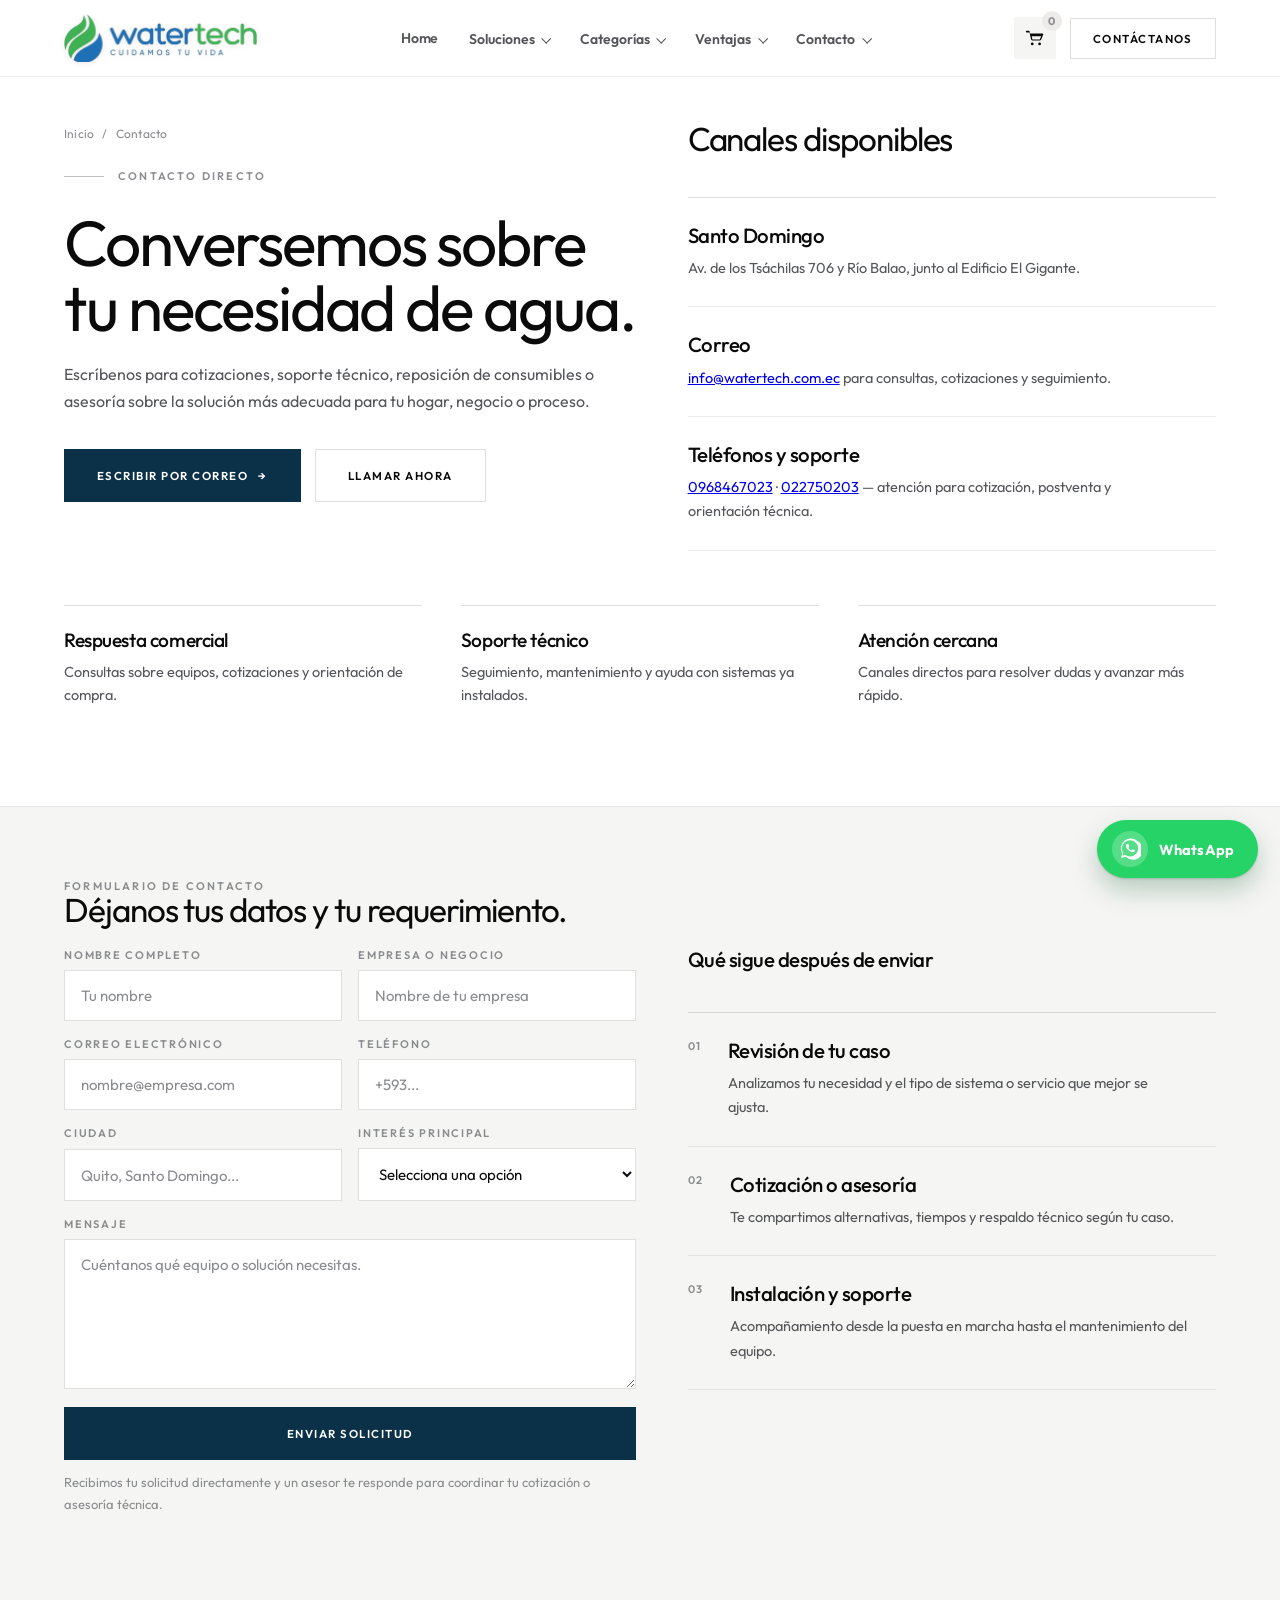
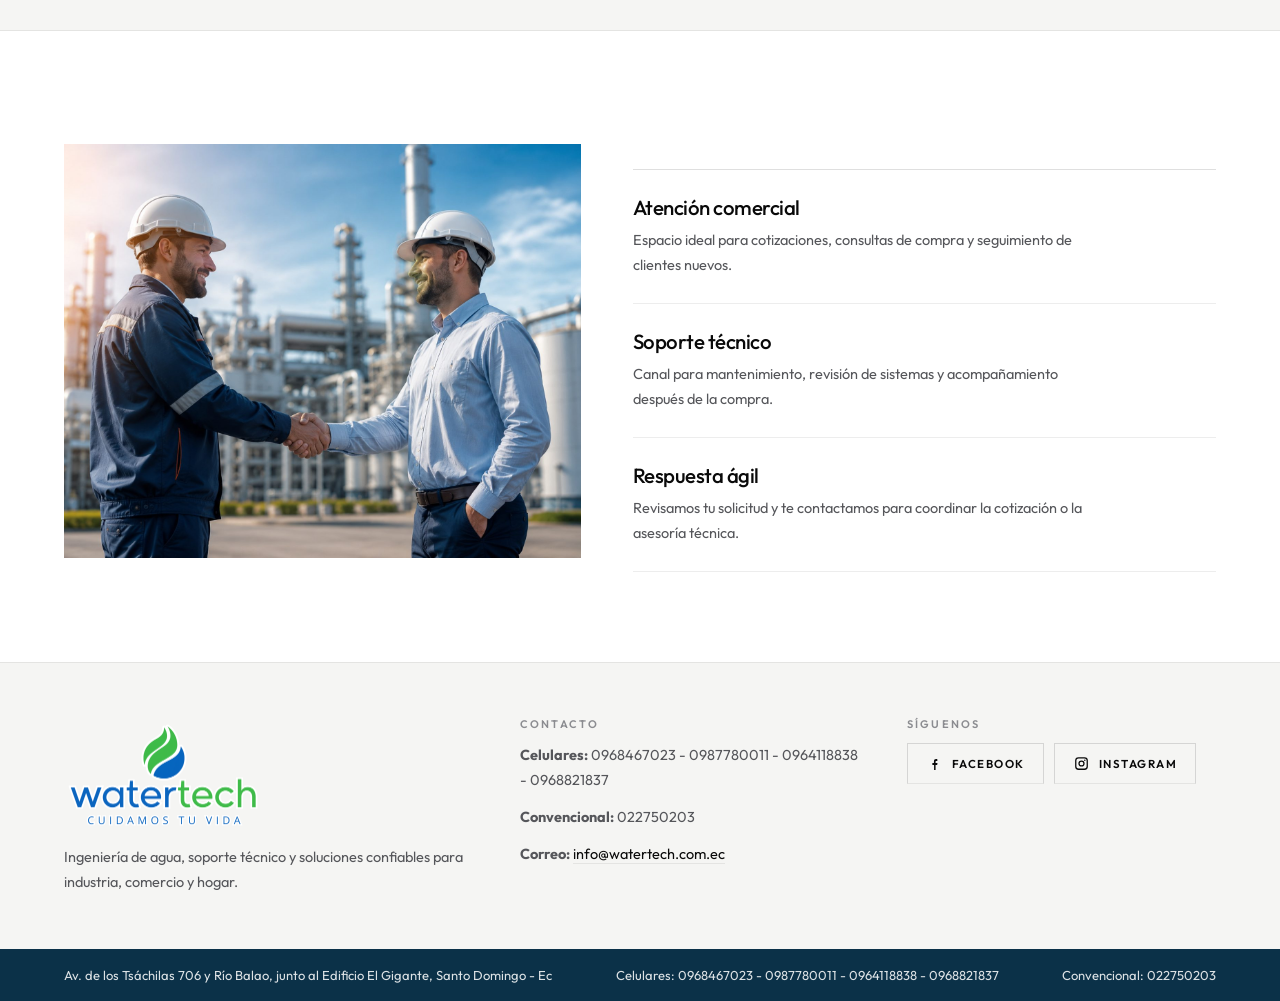
<file: contacto.html>
<!DOCTYPE html>
<html lang="es">
  <head>
    <meta charset="UTF-8" />
    <meta name="viewport" content="width=device-width, initial-scale=1.0" />
    <link rel="icon" href="favicon.ico" sizes="any" />
    <link rel="apple-touch-icon" href="favicon-512.png" />
    <title>Contacto | Water Tech</title>
    <link rel="preconnect" href="https://fonts.googleapis.com" />
    <link rel="preconnect" href="https://fonts.gstatic.com" crossorigin />
    <link href="https://fonts.googleapis.com/css2?family=Outfit:wght@300;400;500;600;700;800&display=swap" rel="stylesheet" />
    <link rel="stylesheet" href="styles.css" />
    <link rel="stylesheet" href="pages.css" />
    <script>
      (function () {
        var d = document.documentElement;
        if (window.matchMedia("(prefers-reduced-motion: reduce)").matches) return;
        d.classList.add("reveal-anim");
        window.__revealMotionReady = false;
        window.setTimeout(function () {
          if (!window.__revealMotionReady) d.classList.remove("reveal-anim");
        }, 2000);
      })();
    </script>
  </head>
  <body class="inner-page">
    <div class="site-shell">
      <header class="topbar"><a class="brand" href="index.html" aria-label="Water Tech inicio"><img src="assets/home-v2/logo-watertech.png" alt="Water Tech" class="brand-logo" /></a><nav class="nav"><div class="nav-item"><a href="soluciones.html">Soluciones</a><div class="dropdown-menu"><a href="industrial.html">Industrial</a><a href="comercial.html">Comercial</a><a href="residencial.html">Residencial</a></div></div><div class="nav-item"><a href="categorias.html">Categorías</a><div class="dropdown-menu dropdown-menu-wide"><a href="equipos-industriales.html">Equipos industriales</a>
              <a href="equipos-comerciales.html">Equipos comerciales</a>
              <a href="repuestos-soporte.html">Repuestos y soporte</a>
              <a href="membranas-ro-uf.html">Membranas RO y UF</a>
              <a href="uv-ozono.html">UV y ozono</a>
              <a href="cargas-filtrantes.html">Cargas filtrantes</a></div></div><div class="nav-item"><a href="ventajas.html">Ventajas</a><div class="dropdown-menu"><a href="ventajas.html">Por qué elegirnos</a><a href="contacto.html">Solicitar asesoría</a></div></div><div class="nav-item"><a href="contacto.html">Contacto</a><div class="dropdown-menu"><a href="contacto.html">Sucursales</a><a href="mailto:info@watertech.com.ec">Correo</a><a href="tel:+593968467023">Llamar ahora</a></div></div></nav><a class="button button-ghost" href="contacto.html">Cotizar</a></header>

      <main class="page-main">
        <!-- ============ 1 · HERO + CANALES ============ -->
        <section class="ui-hero" aria-labelledby="ui-contacto-title">
          <div class="ui-split ui-split--top">
            <div class="ui-split-copy">
              <nav class="breadcrumbs" aria-label="Ruta de navegación">
                <a href="index.html">Inicio</a><span>/</span><span>Contacto</span>
              </nav>
              <p class="eyebrow">Contacto directo</p>
              <h1 class="ui-display" id="ui-contacto-title">Conversemos sobre tu necesidad de agua.</h1>
              <p class="ui-lead">Escríbenos para cotizaciones, soporte técnico, reposición de consumibles o asesoría sobre la solución más adecuada para tu hogar, negocio o proceso.</p>
              <div class="ui-actions">
                <a class="button button-primary" href="mailto:info@watertech.com.ec">Escribir por correo <span aria-hidden="true">→</span></a>
                <a class="button button-secondary" href="tel:+593968467023">Llamar ahora</a>
              </div>
            </div>
            <div data-reveal>
              <h2 class="ui-h2 ui-h2--sm">Canales disponibles</h2>
              <ul class="ui-list ui-list--plain">
                <li class="ui-list-item">
                  <div>
                    <h3 class="ui-list-title">Santo Domingo</h3>
                    <p class="ui-list-text">Av. de los Tsáchilas 706 y Río Balao, junto al Edificio El Gigante.</p>
                  </div>
                </li>
                <li class="ui-list-item">
                  <div>
                    <h3 class="ui-list-title">Correo</h3>
                    <p class="ui-list-text"><a href="mailto:info@watertech.com.ec">info@watertech.com.ec</a> para consultas, cotizaciones y seguimiento.</p>
                  </div>
                </li>
                <li class="ui-list-item">
                  <div>
                    <h3 class="ui-list-title">Teléfonos y soporte</h3>
                    <p class="ui-list-text"><a href="tel:+593968467023">0968467023</a> · <a href="tel:+59322750203">022750203</a> — atención para cotización, postventa y orientación técnica.</p>
                  </div>
                </li>
              </ul>
            </div>
          </div>
          <ul class="ui-facts">
            <li class="ui-fact" data-reveal>
              <strong class="ui-fact-title">Respuesta comercial</strong>
              <span class="ui-fact-text">Consultas sobre equipos, cotizaciones y orientación de compra.</span>
            </li>
            <li class="ui-fact" data-reveal>
              <strong class="ui-fact-title">Soporte técnico</strong>
              <span class="ui-fact-text">Seguimiento, mantenimiento y ayuda con sistemas ya instalados.</span>
            </li>
            <li class="ui-fact" data-reveal>
              <strong class="ui-fact-title">Atención cercana</strong>
              <span class="ui-fact-text">Canales directos para resolver dudas y avanzar más rápido.</span>
            </li>
          </ul>
        </section>

        <!-- ============ 2 · FORMULARIO ============ -->
        <section class="ui-band" aria-labelledby="ui-form-title">
          <div class="ui-band-inner">
            <div class="ui-head" data-reveal>
              <p class="ui-kicker">Formulario de contacto</p>
              <h2 class="ui-h2 ui-h2--sm" id="ui-form-title">Déjanos tus datos y tu requerimiento.</h2>
            </div>
            <div class="ui-split ui-split--top">
              <div class="form-card" data-reveal>
                <form
                  id="contact-form"
                  class="contact-form"
                  data-contact-form
                  data-endpoint="https://script.google.com/macros/s/AKfycbyByOQZg2dQwa7C_HRyq-Osilry9Mx1g-S6SOXl65sD4JmxaDAMNF_U2qS5h12kEIUa/exec"
                >
                  <div class="form-grid">
                    <label class="form-field">
                      <span>Nombre completo</span>
                      <input type="text" name="nombre" placeholder="Tu nombre" required />
                    </label>
                    <label class="form-field">
                      <span>Empresa o negocio</span>
                      <input type="text" name="empresa" placeholder="Nombre de tu empresa" />
                    </label>
                    <label class="form-field">
                      <span>Correo electrónico</span>
                      <input type="email" name="correo" placeholder="nombre@empresa.com" required />
                    </label>
                    <label class="form-field">
                      <span>Teléfono</span>
                      <input type="tel" name="telefono" placeholder="+593..." required />
                    </label>
                    <label class="form-field">
                      <span>Ciudad</span>
                      <input type="text" name="ciudad" placeholder="Quito, Santo Domingo..." />
                    </label>
                    <label class="form-field">
                      <span>Interés principal</span>
                      <select name="interes" required>
                        <option value="">Selecciona una opción</option>
                        <option value="Residencial">Residencial</option>
                        <option value="Comercial">Comercial</option>
                        <option value="Industrial">Industrial</option>
                        <option value="Repuestos y soporte">Repuestos y soporte</option>
                      </select>
                    </label>
                    <label class="form-field form-field-full">
                      <span>Mensaje</span>
                      <textarea
                        name="mensaje"
                        rows="6"
                        placeholder="Cuéntanos qué equipo o solución necesitas."
                        required
                      ></textarea>
                    </label>
                  </div>
                  <div class="form-actions">
                    <button class="button button-primary" type="submit" id="contact-form-submit">
                      Enviar solicitud
                    </button>
                    <p class="form-helper">
                      Recibimos tu solicitud directamente y un asesor te responde para coordinar tu cotización o asesoría técnica.
                    </p>
                  </div>
                  <p class="form-status" id="contact-form-status" aria-live="polite"></p>
                </form>
              </div>
              <div data-reveal>
                <h3 class="ui-list-title">Qué sigue después de enviar</h3>
                <ol class="ui-list">
                  <li class="ui-list-item">
                    <span class="ui-list-num">01</span>
                    <div>
                      <h4 class="ui-list-title">Revisión de tu caso</h4>
                      <p class="ui-list-text">Analizamos tu necesidad y el tipo de sistema o servicio que mejor se ajusta.</p>
                    </div>
                  </li>
                  <li class="ui-list-item">
                    <span class="ui-list-num">02</span>
                    <div>
                      <h4 class="ui-list-title">Cotización o asesoría</h4>
                      <p class="ui-list-text">Te compartimos alternativas, tiempos y respaldo técnico según tu caso.</p>
                    </div>
                  </li>
                  <li class="ui-list-item">
                    <span class="ui-list-num">03</span>
                    <div>
                      <h4 class="ui-list-title">Instalación y soporte</h4>
                      <p class="ui-list-text">Acompañamiento desde la puesta en marcha hasta el mantenimiento del equipo.</p>
                    </div>
                  </li>
                </ol>
              </div>
            </div>
          </div>
        </section>

        <!-- ============ 3 · A QUIÉN ESCRIBIR ============ -->
        <section class="ui-section" aria-label="Motivos de contacto">
          <div class="ui-split ui-split--media">
            <figure class="ui-media ui-media--5x4" data-reveal>
              <img
                src="assets/fotos/contacto-asesoria.jpg"
                alt="Asesoría técnica de Water Tech en planta"
                width="1600"
                height="1200"
                loading="lazy"
                decoding="async"
              />
            </figure>
            <div class="ui-split-copy" data-reveal>
              <ul class="ui-list ui-list--plain">
                <li class="ui-list-item">
                  <div>
                    <h3 class="ui-list-title">Atención comercial</h3>
                    <p class="ui-list-text">Espacio ideal para cotizaciones, consultas de compra y seguimiento de clientes nuevos.</p>
                  </div>
                </li>
                <li class="ui-list-item">
                  <div>
                    <h3 class="ui-list-title">Soporte técnico</h3>
                    <p class="ui-list-text">Canal para mantenimiento, revisión de sistemas y acompañamiento después de la compra.</p>
                  </div>
                </li>
                <li class="ui-list-item">
                  <div>
                    <h3 class="ui-list-title">Respuesta ágil</h3>
                    <p class="ui-list-text">Revisamos tu solicitud y te contactamos para coordinar la cotización o la asesoría técnica.</p>
                  </div>
                </li>
              </ul>
            </div>
          </div>
        </section>
      </main>
    </div>
    <script src="site.js"></script>
  </body>
</html>
</file>
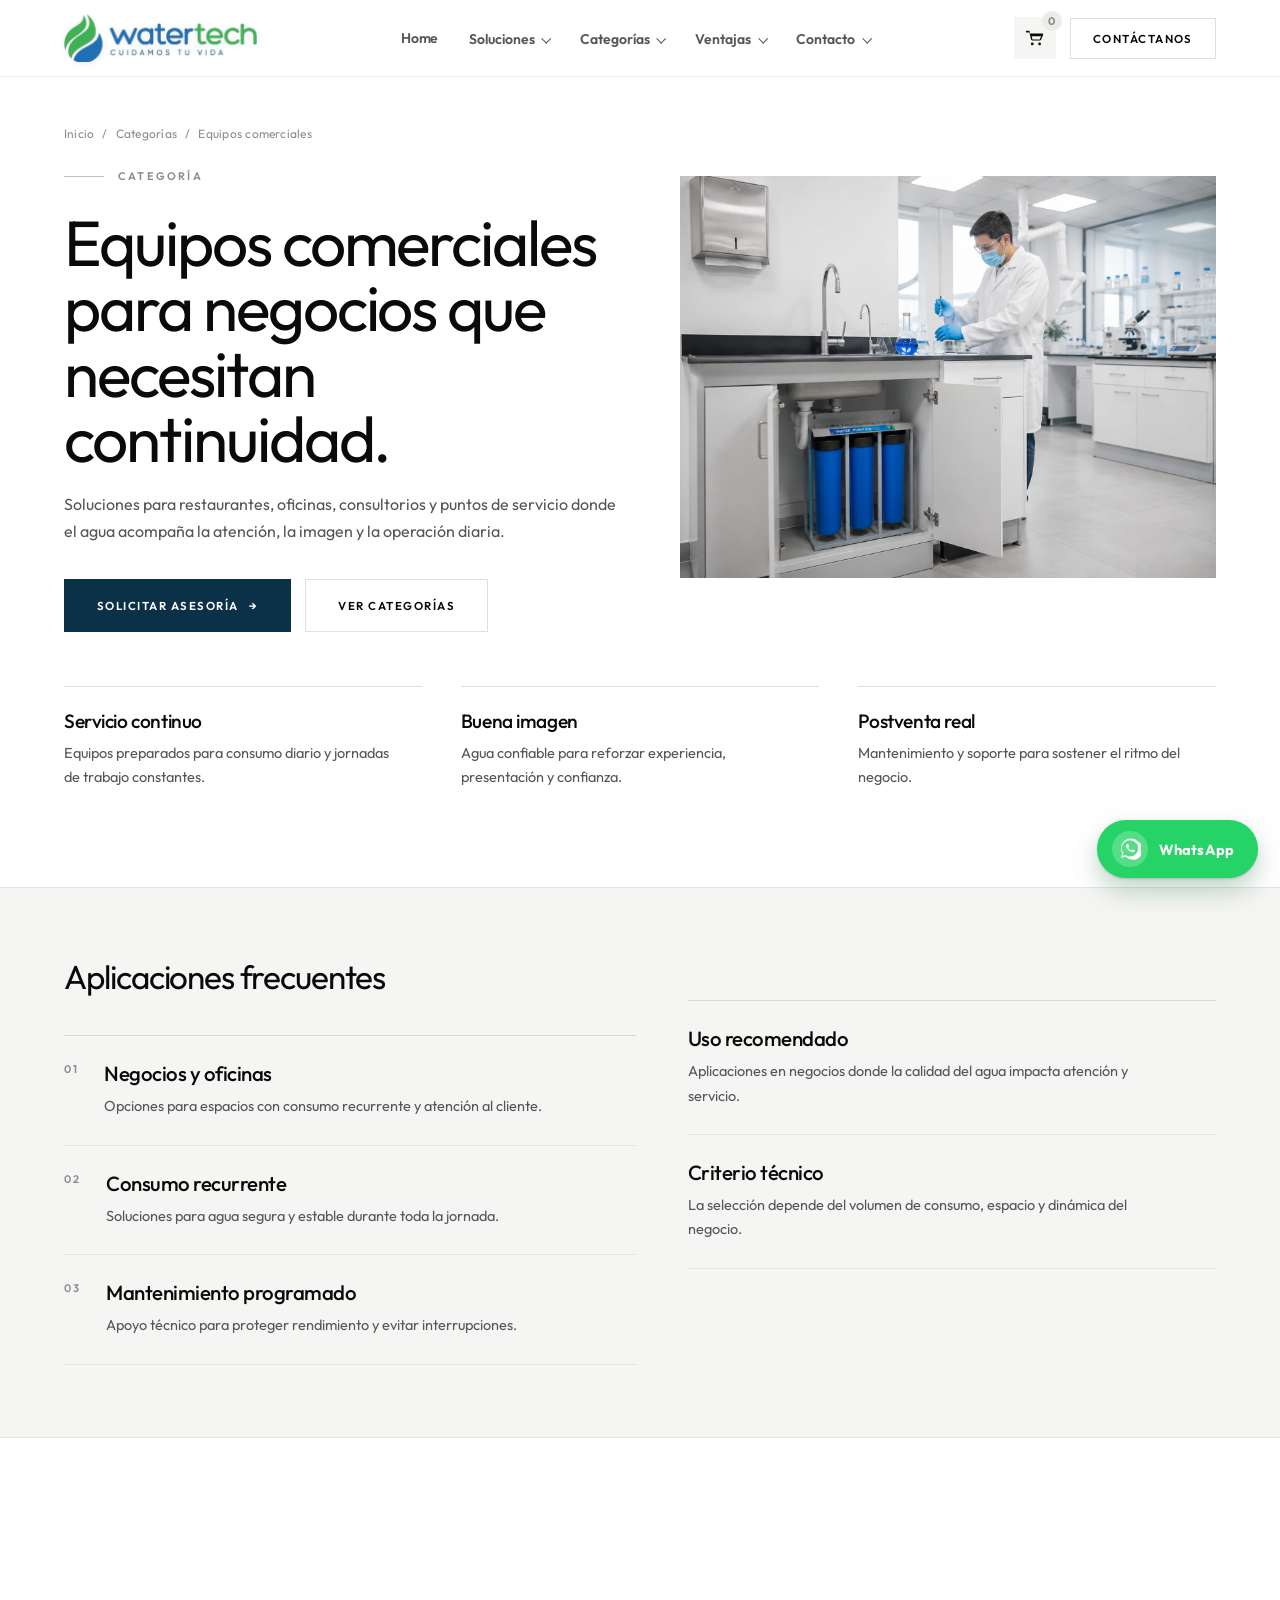
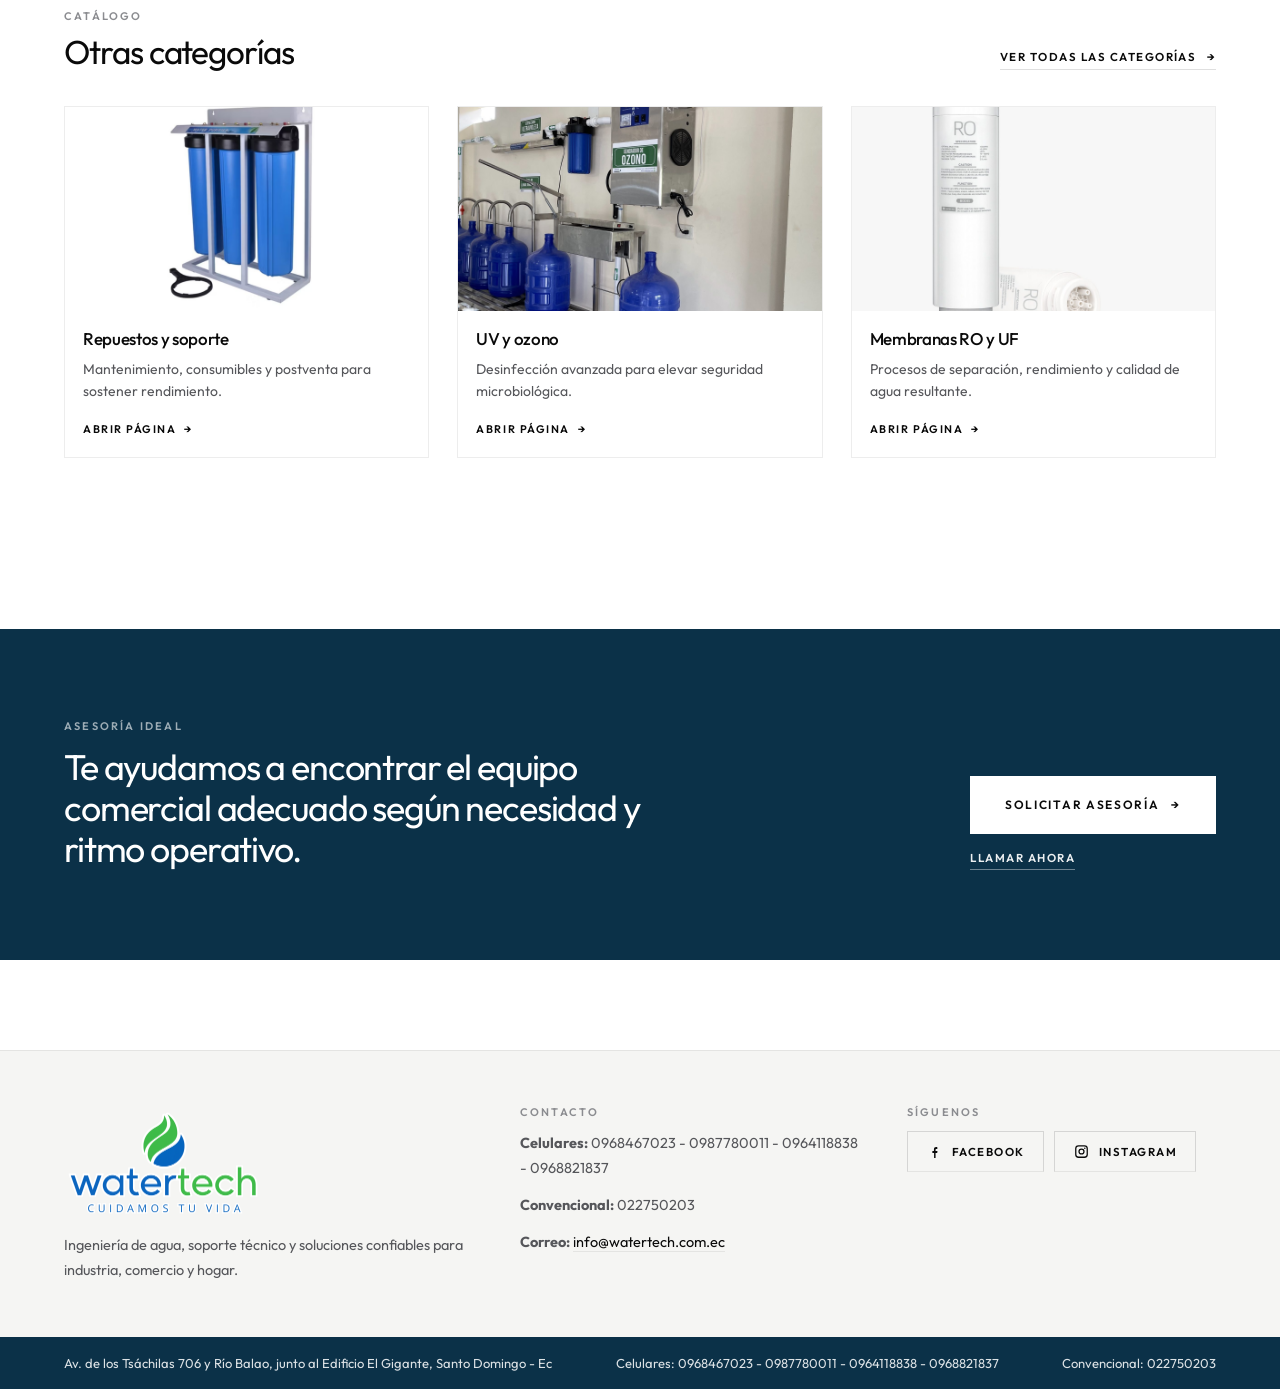
<file: equipos-comerciales.html>
<!DOCTYPE html>
<html lang="es">
  <head>
    <meta charset="UTF-8" />
    <meta name="viewport" content="width=device-width, initial-scale=1.0" />
    <link rel="icon" href="favicon.ico" sizes="any" />
    <link rel="apple-touch-icon" href="favicon-512.png" />
    <title>Equipos Comerciales | Water Tech</title>
    <link rel="preconnect" href="https://fonts.googleapis.com" />
    <link rel="preconnect" href="https://fonts.gstatic.com" crossorigin />
    <link href="https://fonts.googleapis.com/css2?family=Outfit:wght@300;400;500;600;700;800&display=swap" rel="stylesheet" />
    <link rel="stylesheet" href="styles.css" />
    <link rel="stylesheet" href="pages.css" />
    <script>
      (function () {
        var d = document.documentElement;
        if (window.matchMedia("(prefers-reduced-motion: reduce)").matches) return;
        d.classList.add("reveal-anim");
        window.__revealMotionReady = false;
        window.setTimeout(function () {
          if (!window.__revealMotionReady) d.classList.remove("reveal-anim");
        }, 2000);
      })();
    </script>
  </head>
  <body class="inner-page">
    <div class="site-shell">
      <header class="topbar"><a class="brand" href="index.html" aria-label="Water Tech inicio"><img src="assets/home-v2/logo-watertech.png" alt="Water Tech" class="brand-logo" /></a><nav class="nav"><div class="nav-item"><a href="soluciones.html">Soluciones</a><div class="dropdown-menu"><a href="industrial.html">Industrial</a><a href="comercial.html">Comercial</a><a href="residencial.html">Residencial</a></div></div><div class="nav-item"><a href="categorias.html">Categorías</a><div class="dropdown-menu dropdown-menu-wide"><a href="equipos-industriales.html">Equipos industriales</a>
              <a href="equipos-comerciales.html">Equipos comerciales</a>
              <a href="repuestos-soporte.html">Repuestos y soporte</a>
              <a href="membranas-ro-uf.html">Membranas RO y UF</a>
              <a href="uv-ozono.html">UV y ozono</a>
              <a href="cargas-filtrantes.html">Cargas filtrantes</a></div></div><div class="nav-item"><a href="ventajas.html">Ventajas</a><div class="dropdown-menu"><a href="ventajas.html">Por qué elegirnos</a><a href="contacto.html">Solicitar asesoría</a></div></div><div class="nav-item"><a href="contacto.html">Contacto</a><div class="dropdown-menu"><a href="contacto.html">Sucursales</a><a href="mailto:info@watertech.com.ec">Correo</a><a href="tel:+593968467023">Llamar ahora</a></div></div></nav><a class="button button-ghost" href="contacto.html">Cotizar</a></header>

      <main class="page-main">
        <!-- ============ HERO ============ -->
        <section class="ui-hero" aria-labelledby="ui-cat-title">
          <div class="ui-split">
            <div class="ui-split-copy">
              <nav class="breadcrumbs" aria-label="Ruta de navegación">
                <a href="index.html">Inicio</a><span>/</span><a href="categorias.html">Categorías</a><span>/</span><span>Equipos comerciales</span>
              </nav>
              <p class="eyebrow">Categoría</p>
              <h1 class="ui-display" id="ui-cat-title">Equipos comerciales para negocios que necesitan continuidad.</h1>
              <p class="ui-lead">Soluciones para restaurantes, oficinas, consultorios y puntos de servicio donde el agua acompaña la atención, la imagen y la operación diaria.</p>
              <div class="ui-actions">
                <a class="button button-primary" href="contacto.html">Solicitar asesoría <span aria-hidden="true">→</span></a>
                <a class="button button-secondary" href="categorias.html">Ver categorías</a>
              </div>
            </div>
            <figure class="ui-media ui-media--4x3" data-reveal>
              <img src="assets/fotos/comercial-laboratorio.jpg" alt="Sistema de purificación instalado bajo el lavadero de un laboratorio" width="1600" height="1200" decoding="async" />
            </figure>
          </div>
          <ul class="ui-facts">
            <li class="ui-fact" data-reveal>
              <strong class="ui-fact-title">Servicio continuo</strong>
              <span class="ui-fact-text">Equipos preparados para consumo diario y jornadas de trabajo constantes.</span>
            </li>
            <li class="ui-fact" data-reveal>
              <strong class="ui-fact-title">Buena imagen</strong>
              <span class="ui-fact-text">Agua confiable para reforzar experiencia, presentación y confianza.</span>
            </li>
            <li class="ui-fact" data-reveal>
              <strong class="ui-fact-title">Postventa real</strong>
              <span class="ui-fact-text">Mantenimiento y soporte para sostener el ritmo del negocio.</span>
            </li>
          </ul>
        </section>

        <!-- ============ REFERENCIA ============ -->
        <section class="ui-band" aria-labelledby="ui-uso-title">
          <div class="ui-band-inner">
            <div class="ui-split ui-split--top">
              <div data-reveal>
                <h2 class="ui-h2 ui-h2--sm" id="ui-uso-title">Aplicaciones frecuentes</h2>
                <ol class="ui-list">
                  <li class="ui-list-item">
                    <span class="ui-list-num">01</span>
                    <div>
                      <h3 class="ui-list-title">Negocios y oficinas</h3>
                      <p class="ui-list-text">Opciones para espacios con consumo recurrente y atención al cliente.</p>
                    </div>
                  </li>
                  <li class="ui-list-item">
                    <span class="ui-list-num">02</span>
                    <div>
                      <h3 class="ui-list-title">Consumo recurrente</h3>
                      <p class="ui-list-text">Soluciones para agua segura y estable durante toda la jornada.</p>
                    </div>
                  </li>
                  <li class="ui-list-item">
                    <span class="ui-list-num">03</span>
                    <div>
                      <h3 class="ui-list-title">Mantenimiento programado</h3>
                      <p class="ui-list-text">Apoyo técnico para proteger rendimiento y evitar interrupciones.</p>
                    </div>
                  </li>
                </ol>
              </div>
              <ul class="ui-list ui-list--plain" data-reveal>
                <li class="ui-list-item">
                  <div>
                    <h3 class="ui-list-title">Uso recomendado</h3>
                    <p class="ui-list-text">Aplicaciones en negocios donde la calidad del agua impacta atención y servicio.</p>
                  </div>
                </li>
                <li class="ui-list-item">
                  <div>
                    <h3 class="ui-list-title">Criterio técnico</h3>
                    <p class="ui-list-text">La selección depende del volumen de consumo, espacio y dinámica del negocio.</p>
                  </div>
                </li>
              </ul>
            </div>
          </div>
        </section>

        <!-- ============ OTRAS CATEGORÍAS ============ -->
        <section class="ui-catalog ui-catalog--plain" aria-labelledby="ui-otras-title">
          <div class="ui-catalog-inner">
            <header class="ui-catalog-head" data-reveal>
              <div>
                <p class="ui-kicker">Catálogo</p>
                <h2 class="ui-h2 ui-h2--sm" id="ui-otras-title">Otras categorías</h2>
              </div>
              <a class="ui-link" href="categorias.html">Ver todas las categorías <span aria-hidden="true">→</span></a>
            </header>
            <div class="ui-card-grid ui-card-grid--3">
              <a class="ui-card" href="repuestos-soporte.html" data-reveal>
                <span class="ui-card-media ui-card-media--16x9">
                  <img src="assets/fotos/repuestos-equipo.jpg" alt="Equipo de ósmosis inversa de tres etapas" width="1600" height="1200" loading="lazy" decoding="async" />
                </span>
                <span class="ui-card-body">
                  <span class="ui-card-title">Repuestos y soporte</span>
                  <span class="ui-card-text">Mantenimiento, consumibles y postventa para sostener rendimiento.</span>
                  <span class="ui-card-cta">Abrir página <span aria-hidden="true">→</span></span>
                </span>
              </a>
              <a class="ui-card" href="uv-ozono.html" data-reveal>
                <span class="ui-card-media ui-card-media--16x9">
                  <img src="assets/fotos/uv-ozono-instalacion.jpg" alt="Esterilizador ultravioleta y generador de ozono instalados" width="1600" height="1200" loading="lazy" decoding="async" />
                </span>
                <span class="ui-card-body">
                  <span class="ui-card-title">UV y ozono</span>
                  <span class="ui-card-text">Desinfección avanzada para elevar seguridad microbiológica.</span>
                  <span class="ui-card-cta">Abrir página <span aria-hidden="true">→</span></span>
                </span>
              </a>
              <a class="ui-card" href="membranas-ro-uf.html" data-reveal>
                <span class="ui-card-media ui-card-media--16x9">
                  <img src="assets/fotos/membranas-01.jpg" alt="Membrana de ósmosis inversa" width="1600" height="1200" loading="lazy" decoding="async" />
                </span>
                <span class="ui-card-body">
                  <span class="ui-card-title">Membranas RO y UF</span>
                  <span class="ui-card-text">Procesos de separación, rendimiento y calidad de agua resultante.</span>
                  <span class="ui-card-cta">Abrir página <span aria-hidden="true">→</span></span>
                </span>
              </a>
            </div>
          </div>
        </section>

        <!-- ============ CTA ============ -->
        <section class="ui-cta" aria-labelledby="ui-cta-title">
          <div class="ui-cta-inner">
            <div class="ui-cta-copy" data-reveal>
              <p class="ui-kicker">Asesoría ideal</p>
              <h2 class="ui-cta-title" id="ui-cta-title">Te ayudamos a encontrar el equipo comercial adecuado según necesidad y ritmo operativo.</h2>
            </div>
            <div class="ui-cta-actions" data-reveal>
              <a class="button button-primary" href="contacto.html">Solicitar asesoría <span aria-hidden="true">→</span></a>
              <a class="button button-secondary" href="tel:+593968467023">Llamar ahora</a>
            </div>
          </div>
        </section>
      </main>
    </div>
    <script src="site.js"></script>
  </body>
</html>
</file>
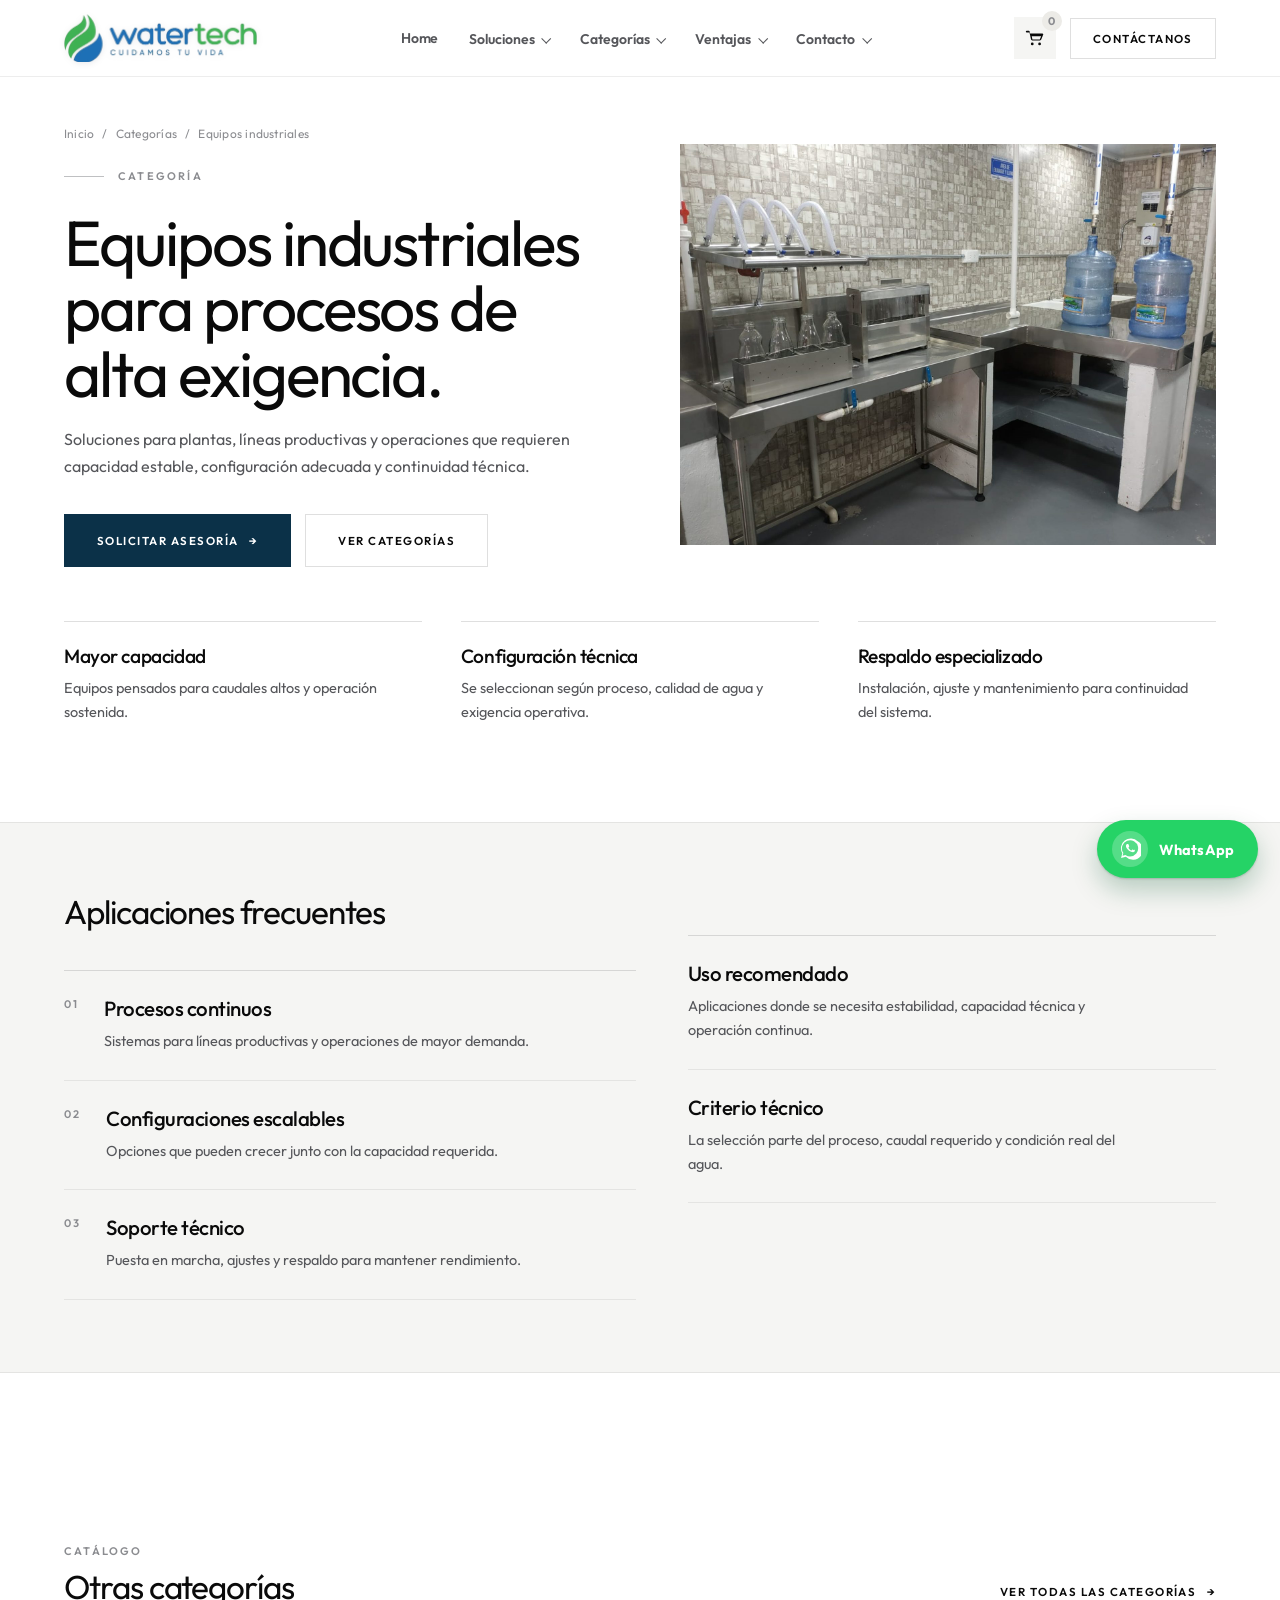
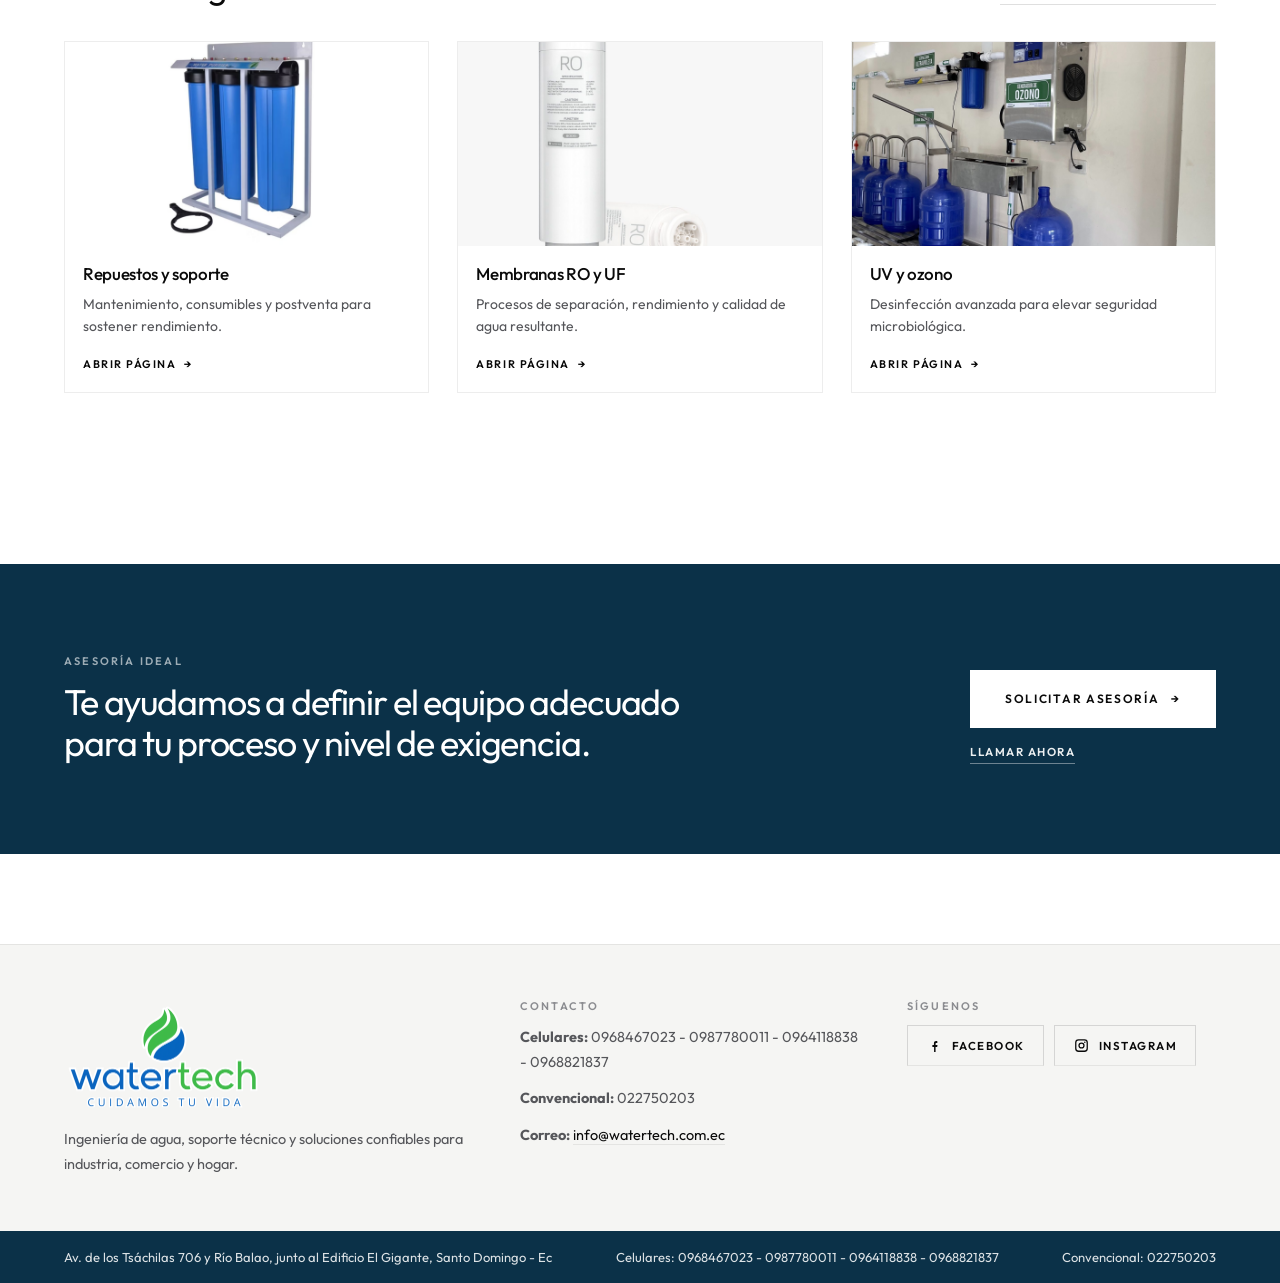
<file: equipos-industriales.html>
<!DOCTYPE html>
<html lang="es">
  <head>
    <meta charset="UTF-8" />
    <meta name="viewport" content="width=device-width, initial-scale=1.0" />
    <link rel="icon" href="favicon.ico" sizes="any" />
    <link rel="apple-touch-icon" href="favicon-512.png" />
    <title>Equipos Industriales | Water Tech</title>
    <link rel="preconnect" href="https://fonts.googleapis.com" />
    <link rel="preconnect" href="https://fonts.gstatic.com" crossorigin />
    <link href="https://fonts.googleapis.com/css2?family=Outfit:wght@300;400;500;600;700;800&display=swap" rel="stylesheet" />
    <link rel="stylesheet" href="styles.css" />
    <link rel="stylesheet" href="pages.css" />
    <script>
      (function () {
        var d = document.documentElement;
        if (window.matchMedia("(prefers-reduced-motion: reduce)").matches) return;
        d.classList.add("reveal-anim");
        window.__revealMotionReady = false;
        window.setTimeout(function () {
          if (!window.__revealMotionReady) d.classList.remove("reveal-anim");
        }, 2000);
      })();
    </script>
  </head>
  <body class="inner-page">
    <div class="site-shell">
      <header class="topbar"><a class="brand" href="index.html" aria-label="Water Tech inicio"><img src="assets/home-v2/logo-watertech.png" alt="Water Tech" class="brand-logo" /></a><nav class="nav"><div class="nav-item"><a href="soluciones.html">Soluciones</a><div class="dropdown-menu"><a href="industrial.html">Industrial</a><a href="comercial.html">Comercial</a><a href="residencial.html">Residencial</a></div></div><div class="nav-item"><a href="categorias.html">Categorías</a><div class="dropdown-menu dropdown-menu-wide"><a href="equipos-industriales.html">Equipos industriales</a>
              <a href="equipos-comerciales.html">Equipos comerciales</a>
              <a href="repuestos-soporte.html">Repuestos y soporte</a>
              <a href="membranas-ro-uf.html">Membranas RO y UF</a>
              <a href="uv-ozono.html">UV y ozono</a>
              <a href="cargas-filtrantes.html">Cargas filtrantes</a></div></div><div class="nav-item"><a href="ventajas.html">Ventajas</a><div class="dropdown-menu"><a href="ventajas.html">Por qué elegirnos</a><a href="contacto.html">Solicitar asesoría</a></div></div><div class="nav-item"><a href="contacto.html">Contacto</a><div class="dropdown-menu"><a href="contacto.html">Sucursales</a><a href="mailto:info@watertech.com.ec">Correo</a><a href="tel:+593968467023">Llamar ahora</a></div></div></nav><a class="button button-ghost" href="contacto.html">Cotizar</a></header>

      <main class="page-main">
        <!-- ============ HERO ============ -->
        <section class="ui-hero" aria-labelledby="ui-cat-title">
          <div class="ui-split">
            <div class="ui-split-copy">
              <nav class="breadcrumbs" aria-label="Ruta de navegación">
                <a href="index.html">Inicio</a><span>/</span><a href="categorias.html">Categorías</a><span>/</span><span>Equipos industriales</span>
              </nav>
              <p class="eyebrow">Categoría</p>
              <h1 class="ui-display" id="ui-cat-title">Equipos industriales para procesos de alta exigencia.</h1>
              <p class="ui-lead">Soluciones para plantas, líneas productivas y operaciones que requieren capacidad estable, configuración adecuada y continuidad técnica.</p>
              <div class="ui-actions">
                <a class="button button-primary" href="contacto.html">Solicitar asesoría <span aria-hidden="true">→</span></a>
                <a class="button button-secondary" href="categorias.html">Ver categorías</a>
              </div>
            </div>
            <figure class="ui-media ui-media--4x3" data-reveal>
              <img src="assets/fotos/industria-sala.jpg" alt="Equipos de filtración instalados en una sala de tratamiento industrial" width="1600" height="1200" decoding="async" />
            </figure>
          </div>
          <ul class="ui-facts">
            <li class="ui-fact" data-reveal>
              <strong class="ui-fact-title">Mayor capacidad</strong>
              <span class="ui-fact-text">Equipos pensados para caudales altos y operación sostenida.</span>
            </li>
            <li class="ui-fact" data-reveal>
              <strong class="ui-fact-title">Configuración técnica</strong>
              <span class="ui-fact-text">Se seleccionan según proceso, calidad de agua y exigencia operativa.</span>
            </li>
            <li class="ui-fact" data-reveal>
              <strong class="ui-fact-title">Respaldo especializado</strong>
              <span class="ui-fact-text">Instalación, ajuste y mantenimiento para continuidad del sistema.</span>
            </li>
          </ul>
        </section>

        <!-- ============ REFERENCIA ============ -->
        <section class="ui-band" aria-labelledby="ui-uso-title">
          <div class="ui-band-inner">
            <div class="ui-split ui-split--top">
              <div data-reveal>
                <h2 class="ui-h2 ui-h2--sm" id="ui-uso-title">Aplicaciones frecuentes</h2>
                <ol class="ui-list">
                  <li class="ui-list-item">
                    <span class="ui-list-num">01</span>
                    <div>
                      <h3 class="ui-list-title">Procesos continuos</h3>
                      <p class="ui-list-text">Sistemas para líneas productivas y operaciones de mayor demanda.</p>
                    </div>
                  </li>
                  <li class="ui-list-item">
                    <span class="ui-list-num">02</span>
                    <div>
                      <h3 class="ui-list-title">Configuraciones escalables</h3>
                      <p class="ui-list-text">Opciones que pueden crecer junto con la capacidad requerida.</p>
                    </div>
                  </li>
                  <li class="ui-list-item">
                    <span class="ui-list-num">03</span>
                    <div>
                      <h3 class="ui-list-title">Soporte técnico</h3>
                      <p class="ui-list-text">Puesta en marcha, ajustes y respaldo para mantener rendimiento.</p>
                    </div>
                  </li>
                </ol>
              </div>
              <ul class="ui-list ui-list--plain" data-reveal>
                <li class="ui-list-item">
                  <div>
                    <h3 class="ui-list-title">Uso recomendado</h3>
                    <p class="ui-list-text">Aplicaciones donde se necesita estabilidad, capacidad técnica y operación continua.</p>
                  </div>
                </li>
                <li class="ui-list-item">
                  <div>
                    <h3 class="ui-list-title">Criterio técnico</h3>
                    <p class="ui-list-text">La selección parte del proceso, caudal requerido y condición real del agua.</p>
                  </div>
                </li>
              </ul>
            </div>
          </div>
        </section>

        <!-- ============ OTRAS CATEGORÍAS ============ -->
        <section class="ui-catalog ui-catalog--plain" aria-labelledby="ui-otras-title">
          <div class="ui-catalog-inner">
            <header class="ui-catalog-head" data-reveal>
              <div>
                <p class="ui-kicker">Catálogo</p>
                <h2 class="ui-h2 ui-h2--sm" id="ui-otras-title">Otras categorías</h2>
              </div>
              <a class="ui-link" href="categorias.html">Ver todas las categorías <span aria-hidden="true">→</span></a>
            </header>
            <div class="ui-card-grid ui-card-grid--3">
              <a class="ui-card" href="repuestos-soporte.html" data-reveal>
                <span class="ui-card-media ui-card-media--16x9">
                  <img src="assets/fotos/repuestos-equipo.jpg" alt="Equipo de ósmosis inversa de tres etapas" width="1600" height="1200" loading="lazy" decoding="async" />
                </span>
                <span class="ui-card-body">
                  <span class="ui-card-title">Repuestos y soporte</span>
                  <span class="ui-card-text">Mantenimiento, consumibles y postventa para sostener rendimiento.</span>
                  <span class="ui-card-cta">Abrir página <span aria-hidden="true">→</span></span>
                </span>
              </a>
              <a class="ui-card" href="membranas-ro-uf.html" data-reveal>
                <span class="ui-card-media ui-card-media--16x9">
                  <img src="assets/fotos/membranas-01.jpg" alt="Membrana de ósmosis inversa" width="1600" height="1200" loading="lazy" decoding="async" />
                </span>
                <span class="ui-card-body">
                  <span class="ui-card-title">Membranas RO y UF</span>
                  <span class="ui-card-text">Procesos de separación, rendimiento y calidad de agua resultante.</span>
                  <span class="ui-card-cta">Abrir página <span aria-hidden="true">→</span></span>
                </span>
              </a>
              <a class="ui-card" href="uv-ozono.html" data-reveal>
                <span class="ui-card-media ui-card-media--16x9">
                  <img src="assets/fotos/uv-ozono-instalacion.jpg" alt="Esterilizador ultravioleta y generador de ozono instalados" width="1600" height="1200" loading="lazy" decoding="async" />
                </span>
                <span class="ui-card-body">
                  <span class="ui-card-title">UV y ozono</span>
                  <span class="ui-card-text">Desinfección avanzada para elevar seguridad microbiológica.</span>
                  <span class="ui-card-cta">Abrir página <span aria-hidden="true">→</span></span>
                </span>
              </a>
            </div>
          </div>
        </section>

        <!-- ============ CTA ============ -->
        <section class="ui-cta" aria-labelledby="ui-cta-title">
          <div class="ui-cta-inner">
            <div class="ui-cta-copy" data-reveal>
              <p class="ui-kicker">Asesoría ideal</p>
              <h2 class="ui-cta-title" id="ui-cta-title">Te ayudamos a definir el equipo adecuado para tu proceso y nivel de exigencia.</h2>
            </div>
            <div class="ui-cta-actions" data-reveal>
              <a class="button button-primary" href="contacto.html">Solicitar asesoría <span aria-hidden="true">→</span></a>
              <a class="button button-secondary" href="tel:+593968467023">Llamar ahora</a>
            </div>
          </div>
        </section>
      </main>
    </div>
    <script src="site.js"></script>
  </body>
</html>
</file>
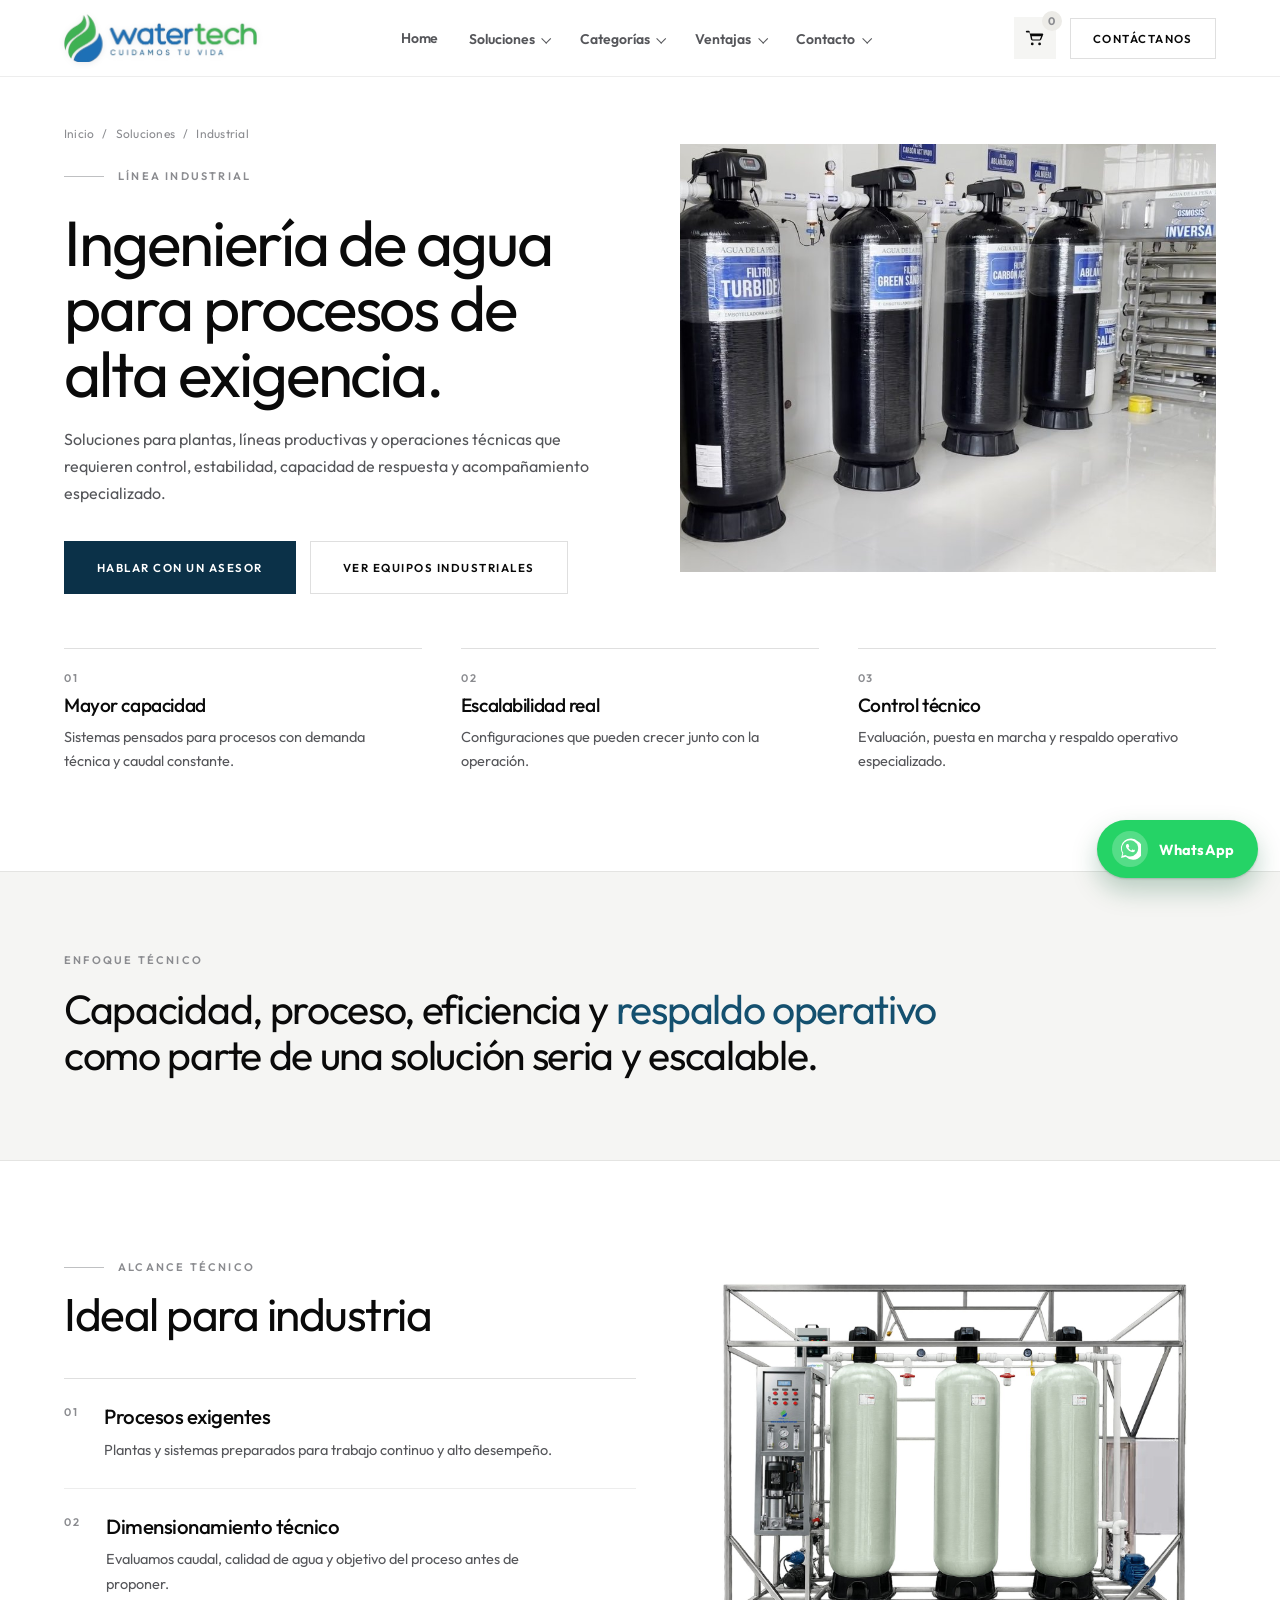
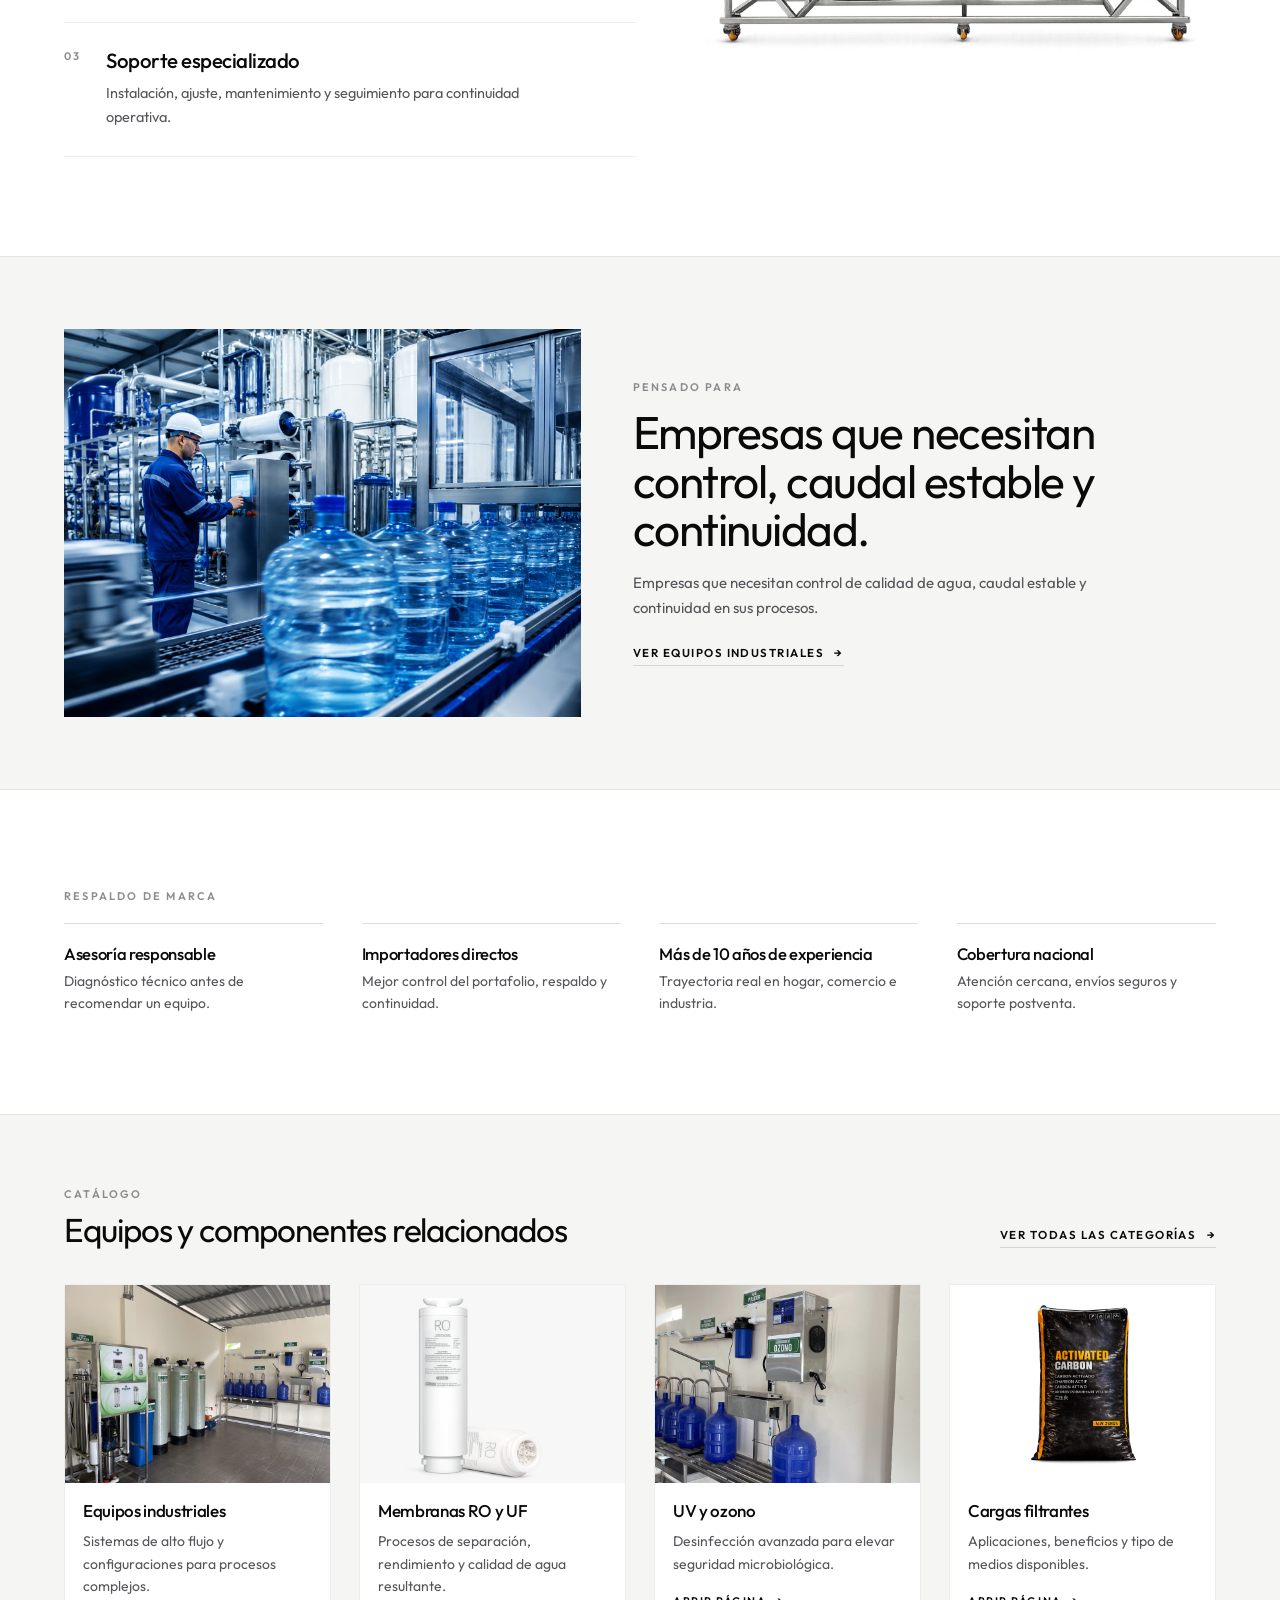
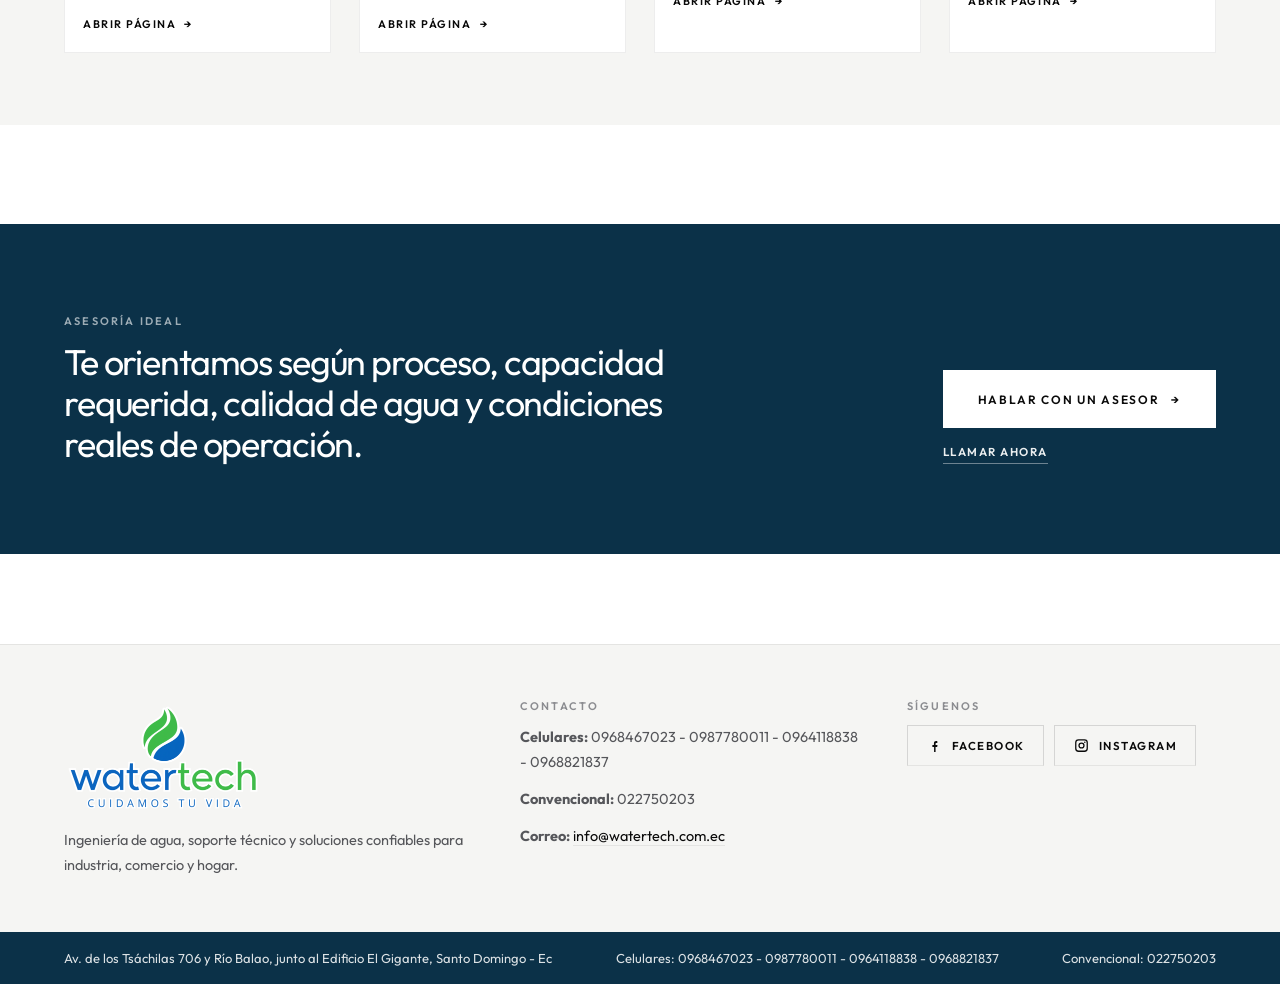
<file: industrial.html>
<!DOCTYPE html>
<html lang="es">
  <head>
    <meta charset="UTF-8" />
    <meta name="viewport" content="width=device-width, initial-scale=1.0" />
    <link rel="icon" href="favicon.ico" sizes="any" />
    <link rel="apple-touch-icon" href="favicon-512.png" />
    <title>Industrial | Water Tech</title>
    <link rel="preconnect" href="https://fonts.googleapis.com" />
    <link rel="preconnect" href="https://fonts.gstatic.com" crossorigin />
    <link href="https://fonts.googleapis.com/css2?family=Outfit:wght@300;400;500;600;700;800&display=swap" rel="stylesheet" />
    <link rel="stylesheet" href="styles.css" />
    <link rel="stylesheet" href="pages.css" />
    <!-- Estado previo a los reveals: solo se añade si no se pidió movimiento
         reducido. Si el JS no arrancara, un temporizador retira la clase. -->
    <script>
      (function () {
        var d = document.documentElement;
        if (window.matchMedia("(prefers-reduced-motion: reduce)").matches) return;
        d.classList.add("reveal-anim");
        window.__revealMotionReady = false;
        window.setTimeout(function () {
          if (!window.__revealMotionReady) d.classList.remove("reveal-anim");
        }, 2000);
      })();
    </script>
  </head>
  <body class="inner-page">
    <div class="site-shell">
      <header class="topbar"><a class="brand" href="index.html" aria-label="Water Tech inicio"><img src="assets/home-v2/logo-watertech.png" alt="Water Tech" class="brand-logo" /></a><nav class="nav"><div class="nav-item"><a href="soluciones.html">Soluciones</a><div class="dropdown-menu"><a href="industrial.html">Industrial</a><a href="comercial.html">Comercial</a><a href="residencial.html">Residencial</a></div></div><div class="nav-item"><a href="categorias.html">Categorías</a><div class="dropdown-menu dropdown-menu-wide"><a href="equipos-industriales.html">Equipos industriales</a>
              <a href="equipos-comerciales.html">Equipos comerciales</a>
              <a href="repuestos-soporte.html">Repuestos y soporte</a>
              <a href="membranas-ro-uf.html">Membranas RO y UF</a>
              <a href="uv-ozono.html">UV y ozono</a>
              <a href="cargas-filtrantes.html">Cargas filtrantes</a></div></div><div class="nav-item"><a href="ventajas.html">Ventajas</a><div class="dropdown-menu"><a href="ventajas.html">Por qué elegirnos</a><a href="contacto.html">Solicitar asesoría</a></div></div><div class="nav-item"><a href="contacto.html">Contacto</a><div class="dropdown-menu"><a href="contacto.html">Sucursales</a><a href="mailto:info@watertech.com.ec">Correo</a><a href="tel:+593968467023">Llamar ahora</a></div></div></nav><a class="button button-ghost" href="contacto.html">Cotizar</a></header>

      <main class="page-main">
        <!-- ============ 1 · HERO ============ -->
        <section class="ui-hero" aria-labelledby="ui-hero-title">
          <div class="ui-split">
            <div class="ui-split-copy">
              <nav class="breadcrumbs" aria-label="Ruta de navegación">
                <a href="index.html">Inicio</a><span>/</span><a href="soluciones.html">Soluciones</a><span>/</span><span>Industrial</span>
              </nav>
              <p class="eyebrow">Línea industrial</p>
              <h1 class="ui-display" id="ui-hero-title">Ingeniería de agua para procesos de alta exigencia.</h1>
              <p class="ui-lead">Soluciones para plantas, líneas productivas y operaciones técnicas que requieren control, estabilidad, capacidad de respuesta y acompañamiento especializado.</p>
              <div class="ui-actions">
                <a class="button button-primary" href="contacto.html">Hablar con un asesor</a>
                <a class="button button-secondary" href="equipos-industriales.html">Ver equipos industriales</a>
              </div>
            </div>
            <figure class="ui-media ui-media--5x4" data-reveal>
              <img
                src="assets/fotos/industria-tanques.jpg"
                alt="Tanques filtrantes y bastidor de ósmosis inversa en una planta industrial"
                width="965"
                height="723"
                decoding="async"
              />
            </figure>
          </div>

          <ul class="ui-facts">
            <li class="ui-fact" data-reveal>
              <span class="ui-fact-num">01</span>
              <strong class="ui-fact-title">Mayor capacidad</strong>
              <span class="ui-fact-text">Sistemas pensados para procesos con demanda técnica y caudal constante.</span>
            </li>
            <li class="ui-fact" data-reveal>
              <span class="ui-fact-num">02</span>
              <strong class="ui-fact-title">Escalabilidad real</strong>
              <span class="ui-fact-text">Configuraciones que pueden crecer junto con la operación.</span>
            </li>
            <li class="ui-fact" data-reveal>
              <span class="ui-fact-num">03</span>
              <strong class="ui-fact-title">Control técnico</strong>
              <span class="ui-fact-text">Evaluación, puesta en marcha y respaldo operativo especializado.</span>
            </li>
          </ul>
        </section>

        <!-- ============ 2 · ENFOQUE ============ -->
        <section class="ui-band ui-band--airy" aria-label="Enfoque técnico">
          <div class="ui-band-inner" data-reveal>
            <p class="ui-kicker">Enfoque técnico</p>
            <p class="ui-statement">Capacidad, proceso, eficiencia y <span class="ui-accent">respaldo operativo</span> como parte de una solución seria y escalable.</p>
          </div>
        </section>

        <!-- ============ 3 · IDEAL PARA INDUSTRIA ============ -->
        <section class="ui-section" aria-labelledby="ui-ideal-title">
          <div class="ui-split ui-split--top">
            <div class="ui-split-copy">
              <header class="ui-head" data-reveal>
                <p class="eyebrow">Alcance técnico</p>
                <h2 class="ui-h2" id="ui-ideal-title">Ideal para industria</h2>
              </header>
              <ol class="ui-list">
                <li class="ui-list-item" data-reveal>
                  <span class="ui-list-num">01</span>
                  <div>
                    <h3 class="ui-list-title">Procesos exigentes</h3>
                    <p class="ui-list-text">Plantas y sistemas preparados para trabajo continuo y alto desempeño.</p>
                  </div>
                </li>
                <li class="ui-list-item" data-reveal>
                  <span class="ui-list-num">02</span>
                  <div>
                    <h3 class="ui-list-title">Dimensionamiento técnico</h3>
                    <p class="ui-list-text">Evaluamos caudal, calidad de agua y objetivo del proceso antes de proponer.</p>
                  </div>
                </li>
                <li class="ui-list-item" data-reveal>
                  <span class="ui-list-num">03</span>
                  <div>
                    <h3 class="ui-list-title">Soporte especializado</h3>
                    <p class="ui-list-text">Instalación, ajuste, mantenimiento y seguimiento para continuidad operativa.</p>
                  </div>
                </li>
              </ol>
            </div>
            <figure class="ui-media ui-media--4x3" data-reveal>
              <img
                src="assets/fotos/industria-filtracion.jpg"
                alt="Sistema de filtración Water Tech montado sobre bastidor con panel de control"
                width="1600"
                height="1200"
                loading="lazy"
                decoding="async"
              />
            </figure>
          </div>
        </section>

        <!-- ============ 4 · PERFIL DE CLIENTE ============ -->
        <section class="ui-band" aria-labelledby="ui-profile-title">
          <div class="ui-split ui-split--media">
            <figure class="ui-media ui-media--4x3" data-reveal>
              <img
                src="assets/fotos/industria-planta.jpg"
                alt="Operador revisando el panel de control de una línea de tratamiento de agua"
                width="1600"
                height="1200"
                loading="lazy"
                decoding="async"
              />
            </figure>
            <div class="ui-split-copy" data-reveal>
              <p class="ui-kicker">Pensado para</p>
              <h2 class="ui-h2" id="ui-profile-title">Empresas que necesitan control, caudal estable y continuidad.</h2>
              <p class="ui-lead ui-lead--sm">Empresas que necesitan control de calidad de agua, caudal estable y continuidad en sus procesos.</p>
              <a class="ui-link" href="equipos-industriales.html">Ver equipos industriales <span aria-hidden="true">→</span></a>
            </div>
          </div>
        </section>

        <!-- ============ 5 · RESPALDO ============ -->
        <section class="ui-section" aria-label="Respaldo de marca">
          <p class="ui-kicker" data-reveal>Respaldo de marca</p>
          <ul class="ui-facts ui-facts--4">
            <li class="ui-fact" data-reveal>
              <strong class="ui-fact-title">Asesoría responsable</strong>
              <span class="ui-fact-text">Diagnóstico técnico antes de recomendar un equipo.</span>
            </li>
            <li class="ui-fact" data-reveal>
              <strong class="ui-fact-title">Importadores directos</strong>
              <span class="ui-fact-text">Mejor control del portafolio, respaldo y continuidad.</span>
            </li>
            <li class="ui-fact" data-reveal>
              <strong class="ui-fact-title">Más de 10 años de experiencia</strong>
              <span class="ui-fact-text">Trayectoria real en hogar, comercio e industria.</span>
            </li>
            <li class="ui-fact" data-reveal>
              <strong class="ui-fact-title">Cobertura nacional</strong>
              <span class="ui-fact-text">Atención cercana, envíos seguros y soporte postventa.</span>
            </li>
          </ul>
        </section>

        <!-- ============ 6 · EQUIPOS Y COMPONENTES ============ -->
        <section class="ui-catalog" aria-labelledby="ui-equip-title">
          <div class="ui-catalog-inner">
            <header class="ui-catalog-head" data-reveal>
              <div>
                <p class="ui-kicker">Catálogo</p>
                <h2 class="ui-h2 ui-h2--sm" id="ui-equip-title">Equipos y componentes relacionados</h2>
              </div>
              <a class="ui-link" href="categorias.html">Ver todas las categorías <span aria-hidden="true">→</span></a>
            </header>

            <div class="ui-card-grid">
              <a class="ui-card" href="equipos-industriales.html" data-reveal>
                <span class="ui-card-media">
                  <img src="assets/fotos/industria-equipos.jpg" alt="Sala de tratamiento con equipos de filtración y desinfección en planta" width="1600" height="1200" loading="lazy" decoding="async" />
                </span>
                <span class="ui-card-body">
                  <span class="ui-card-title">Equipos industriales</span>
                  <span class="ui-card-text">Sistemas de alto flujo y configuraciones para procesos complejos.</span>
                  <span class="ui-card-cta">Abrir página <span aria-hidden="true">→</span></span>
                </span>
              </a>
              <a class="ui-card" href="membranas-ro-uf.html" data-reveal>
                <span class="ui-card-media">
                  <img src="assets/fotos/membranas-01.jpg" alt="Membrana de ósmosis inversa" width="1600" height="1200" loading="lazy" decoding="async" />
                </span>
                <span class="ui-card-body">
                  <span class="ui-card-title">Membranas RO y UF</span>
                  <span class="ui-card-text">Procesos de separación, rendimiento y calidad de agua resultante.</span>
                  <span class="ui-card-cta">Abrir página <span aria-hidden="true">→</span></span>
                </span>
              </a>
              <a class="ui-card" href="uv-ozono.html" data-reveal>
                <span class="ui-card-media">
                  <img src="assets/fotos/uv-ozono-instalacion.jpg" alt="Esterilizador ultravioleta y generador de ozono instalados" width="1600" height="1200" loading="lazy" decoding="async" />
                </span>
                <span class="ui-card-body">
                  <span class="ui-card-title">UV y ozono</span>
                  <span class="ui-card-text">Desinfección avanzada para elevar seguridad microbiológica.</span>
                  <span class="ui-card-cta">Abrir página <span aria-hidden="true">→</span></span>
                </span>
              </a>
              <a class="ui-card" href="cargas-filtrantes.html" data-reveal>
                <span class="ui-card-media">
                  <img src="assets/fotos/cargas-medios.jpg" alt="Saco de carbón activado para cargas filtrantes" width="1600" height="1200" loading="lazy" decoding="async" />
                </span>
                <span class="ui-card-body">
                  <span class="ui-card-title">Cargas filtrantes</span>
                  <span class="ui-card-text">Aplicaciones, beneficios y tipo de medios disponibles.</span>
                  <span class="ui-card-cta">Abrir página <span aria-hidden="true">→</span></span>
                </span>
              </a>
            </div>
          </div>
        </section>

        <!-- ============ 7 · CTA ============ -->
        <section class="ui-cta" aria-labelledby="ui-cta-title">
          <div class="ui-cta-inner">
            <div class="ui-cta-copy" data-reveal>
              <p class="ui-kicker">Asesoría ideal</p>
              <h2 class="ui-cta-title" id="ui-cta-title">Te orientamos según proceso, capacidad requerida, calidad de agua y condiciones reales de operación.</h2>
            </div>
            <div class="ui-cta-actions" data-reveal>
              <a class="button button-primary" href="contacto.html">Hablar con un asesor <span aria-hidden="true">→</span></a>
              <a class="button button-secondary" href="tel:+593968467023">Llamar ahora</a>
            </div>
          </div>
        </section>
      </main>
    </div>
    <script src="site.js"></script>
  </body>
</html>
</file>
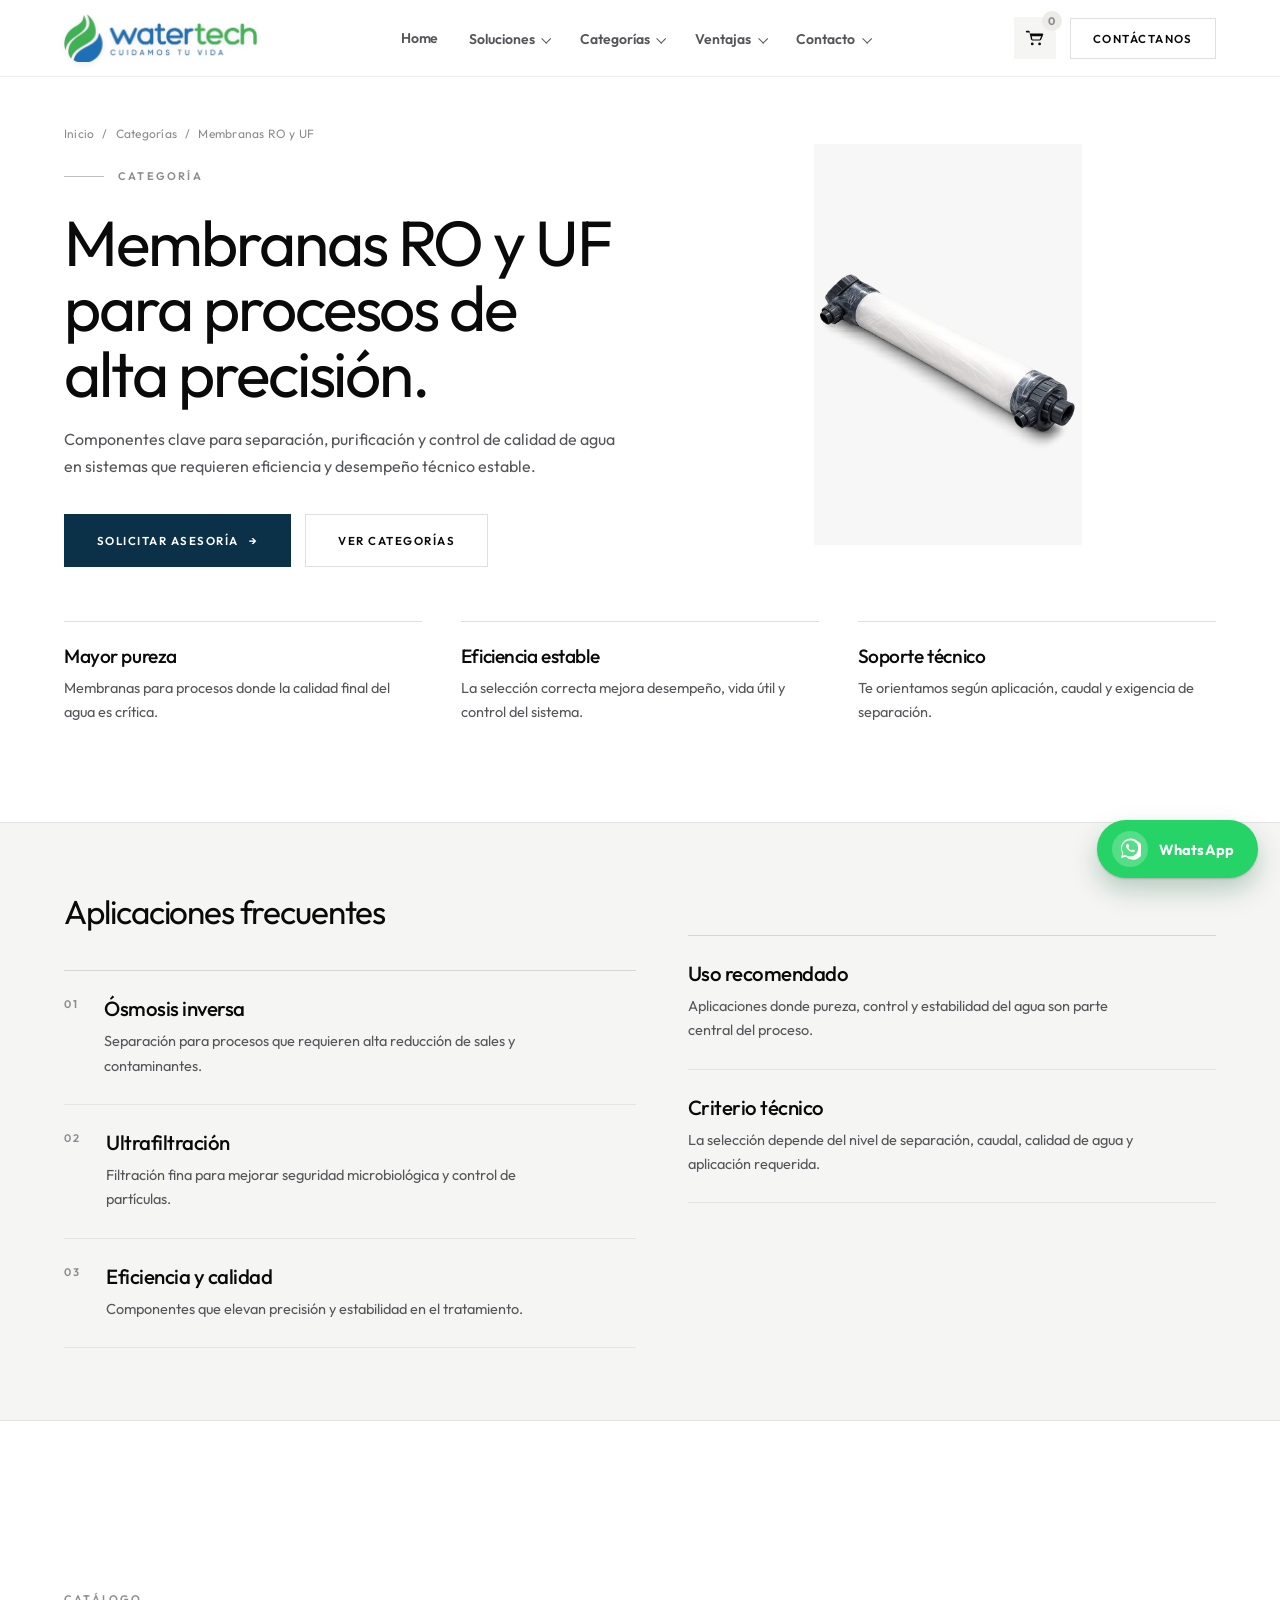
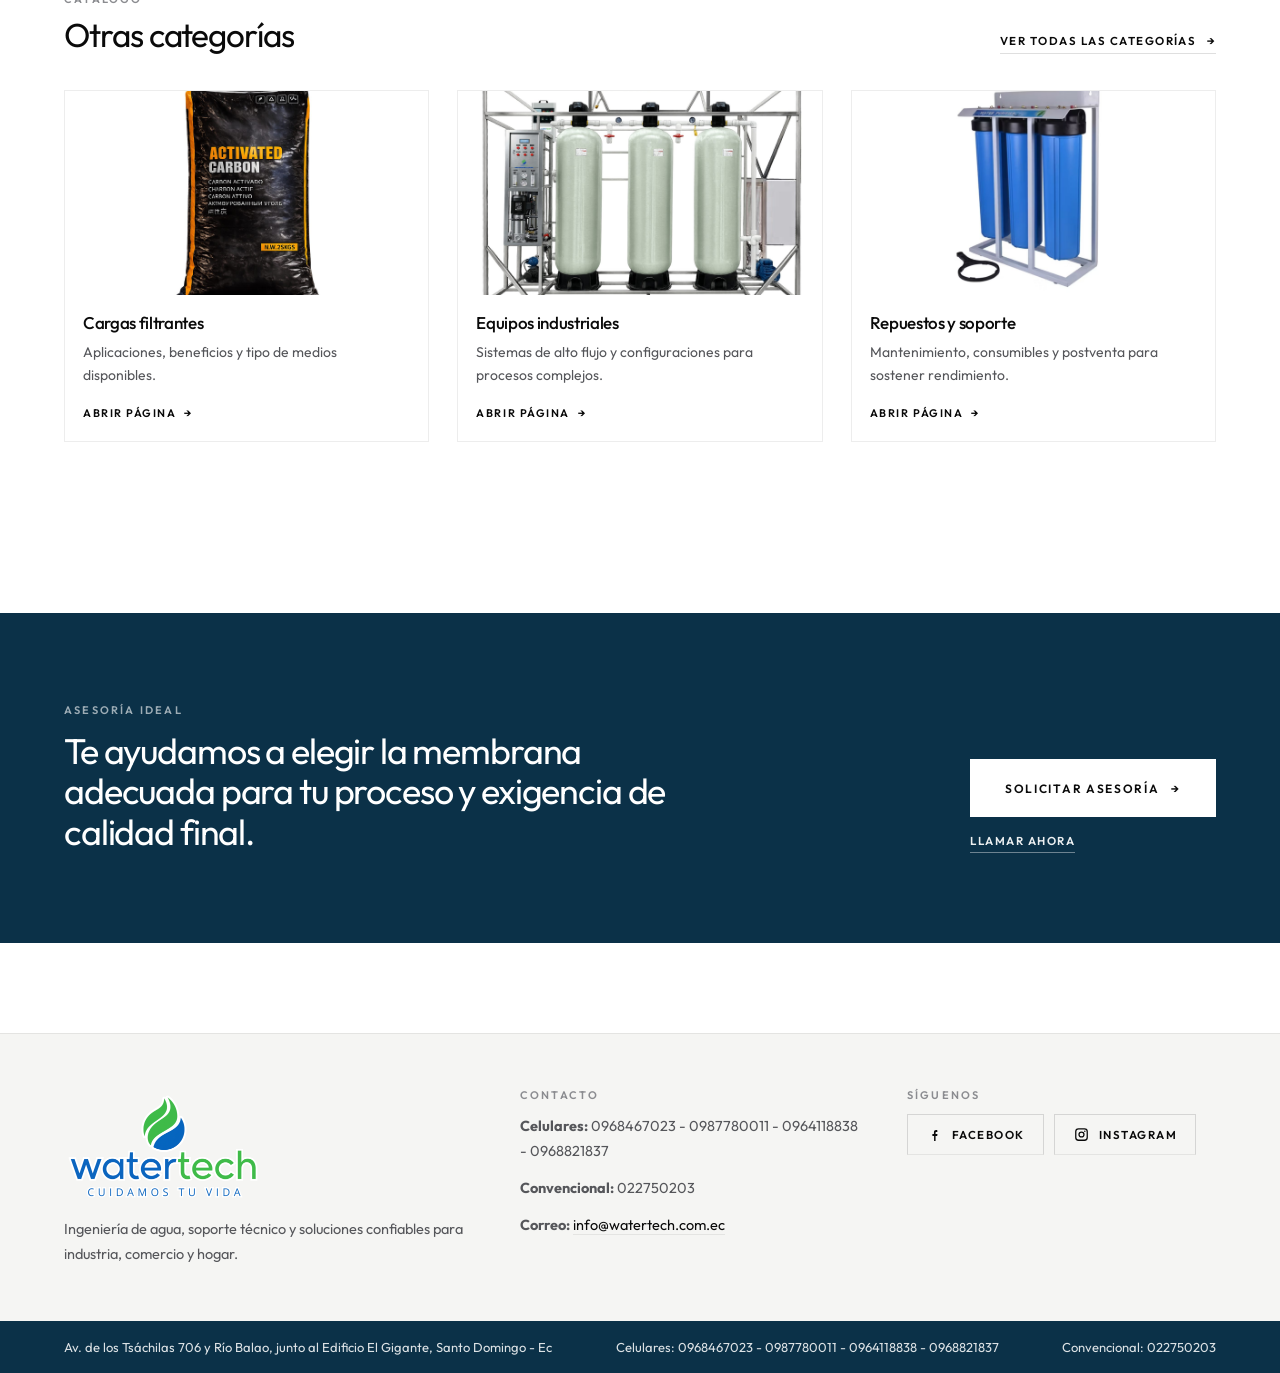
<file: membranas-ro-uf.html>
<!DOCTYPE html>
<html lang="es">
  <head>
    <meta charset="UTF-8" />
    <meta name="viewport" content="width=device-width, initial-scale=1.0" />
    <link rel="icon" href="favicon.ico" sizes="any" />
    <link rel="apple-touch-icon" href="favicon-512.png" />
    <title>Membranas RO y UF | Water Tech</title>
    <link rel="preconnect" href="https://fonts.googleapis.com" />
    <link rel="preconnect" href="https://fonts.gstatic.com" crossorigin />
    <link href="https://fonts.googleapis.com/css2?family=Outfit:wght@300;400;500;600;700;800&display=swap" rel="stylesheet" />
    <link rel="stylesheet" href="styles.css" />
    <link rel="stylesheet" href="pages.css" />
    <script>
      (function () {
        var d = document.documentElement;
        if (window.matchMedia("(prefers-reduced-motion: reduce)").matches) return;
        d.classList.add("reveal-anim");
        window.__revealMotionReady = false;
        window.setTimeout(function () {
          if (!window.__revealMotionReady) d.classList.remove("reveal-anim");
        }, 2000);
      })();
    </script>
  </head>
  <body class="inner-page">
    <div class="site-shell">
      <header class="topbar"><a class="brand" href="index.html" aria-label="Water Tech inicio"><img src="assets/home-v2/logo-watertech.png" alt="Water Tech" class="brand-logo" /></a><nav class="nav"><div class="nav-item"><a href="soluciones.html">Soluciones</a><div class="dropdown-menu"><a href="industrial.html">Industrial</a><a href="comercial.html">Comercial</a><a href="residencial.html">Residencial</a></div></div><div class="nav-item"><a href="categorias.html">Categorías</a><div class="dropdown-menu dropdown-menu-wide"><a href="equipos-industriales.html">Equipos industriales</a>
              <a href="equipos-comerciales.html">Equipos comerciales</a>
              <a href="repuestos-soporte.html">Repuestos y soporte</a>
              <a href="membranas-ro-uf.html">Membranas RO y UF</a>
              <a href="uv-ozono.html">UV y ozono</a>
              <a href="cargas-filtrantes.html">Cargas filtrantes</a></div></div><div class="nav-item"><a href="ventajas.html">Ventajas</a><div class="dropdown-menu"><a href="ventajas.html">Por qué elegirnos</a><a href="contacto.html">Solicitar asesoría</a></div></div><div class="nav-item"><a href="contacto.html">Contacto</a><div class="dropdown-menu"><a href="contacto.html">Sucursales</a><a href="mailto:info@watertech.com.ec">Correo</a><a href="tel:+593968467023">Llamar ahora</a></div></div></nav><a class="button button-ghost" href="contacto.html">Cotizar</a></header>

      <main class="page-main">
        <!-- ============ HERO ============ -->
        <section class="ui-hero" aria-labelledby="ui-cat-title">
          <div class="ui-split">
            <div class="ui-split-copy">
              <nav class="breadcrumbs" aria-label="Ruta de navegación">
                <a href="index.html">Inicio</a><span>/</span><a href="categorias.html">Categorías</a><span>/</span><span>Membranas RO y UF</span>
              </nav>
              <p class="eyebrow">Categoría</p>
              <h1 class="ui-display" id="ui-cat-title">Membranas RO y UF para procesos de alta precisión.</h1>
              <p class="ui-lead">Componentes clave para separación, purificación y control de calidad de agua en sistemas que requieren eficiencia y desempeño técnico estable.</p>
              <div class="ui-actions">
                <a class="button button-primary" href="contacto.html">Solicitar asesoría <span aria-hidden="true">→</span></a>
                <a class="button button-secondary" href="categorias.html">Ver categorías</a>
              </div>
            </div>
            <figure class="ui-media ui-media--4x3" data-reveal>
              <img src="assets/fotos/membranas-02.jpg" alt="Membranas de ósmosis inversa y ultrafiltración" width="1600" height="1200" decoding="async" />
            </figure>
          </div>
          <ul class="ui-facts">
            <li class="ui-fact" data-reveal>
              <strong class="ui-fact-title">Mayor pureza</strong>
              <span class="ui-fact-text">Membranas para procesos donde la calidad final del agua es crítica.</span>
            </li>
            <li class="ui-fact" data-reveal>
              <strong class="ui-fact-title">Eficiencia estable</strong>
              <span class="ui-fact-text">La selección correcta mejora desempeño, vida útil y control del sistema.</span>
            </li>
            <li class="ui-fact" data-reveal>
              <strong class="ui-fact-title">Soporte técnico</strong>
              <span class="ui-fact-text">Te orientamos según aplicación, caudal y exigencia de separación.</span>
            </li>
          </ul>
        </section>

        <!-- ============ REFERENCIA ============ -->
        <section class="ui-band" aria-labelledby="ui-uso-title">
          <div class="ui-band-inner">
            <div class="ui-split ui-split--top">
              <div data-reveal>
                <h2 class="ui-h2 ui-h2--sm" id="ui-uso-title">Aplicaciones frecuentes</h2>
                <ol class="ui-list">
                  <li class="ui-list-item">
                    <span class="ui-list-num">01</span>
                    <div>
                      <h3 class="ui-list-title">Ósmosis inversa</h3>
                      <p class="ui-list-text">Separación para procesos que requieren alta reducción de sales y contaminantes.</p>
                    </div>
                  </li>
                  <li class="ui-list-item">
                    <span class="ui-list-num">02</span>
                    <div>
                      <h3 class="ui-list-title">Ultrafiltración</h3>
                      <p class="ui-list-text">Filtración fina para mejorar seguridad microbiológica y control de partículas.</p>
                    </div>
                  </li>
                  <li class="ui-list-item">
                    <span class="ui-list-num">03</span>
                    <div>
                      <h3 class="ui-list-title">Eficiencia y calidad</h3>
                      <p class="ui-list-text">Componentes que elevan precisión y estabilidad en el tratamiento.</p>
                    </div>
                  </li>
                </ol>
              </div>
              <ul class="ui-list ui-list--plain" data-reveal>
                <li class="ui-list-item">
                  <div>
                    <h3 class="ui-list-title">Uso recomendado</h3>
                    <p class="ui-list-text">Aplicaciones donde pureza, control y estabilidad del agua son parte central del proceso.</p>
                  </div>
                </li>
                <li class="ui-list-item">
                  <div>
                    <h3 class="ui-list-title">Criterio técnico</h3>
                    <p class="ui-list-text">La selección depende del nivel de separación, caudal, calidad de agua y aplicación requerida.</p>
                  </div>
                </li>
              </ul>
            </div>
          </div>
        </section>

        <!-- ============ OTRAS CATEGORÍAS ============ -->
        <section class="ui-catalog ui-catalog--plain" aria-labelledby="ui-otras-title">
          <div class="ui-catalog-inner">
            <header class="ui-catalog-head" data-reveal>
              <div>
                <p class="ui-kicker">Catálogo</p>
                <h2 class="ui-h2 ui-h2--sm" id="ui-otras-title">Otras categorías</h2>
              </div>
              <a class="ui-link" href="categorias.html">Ver todas las categorías <span aria-hidden="true">→</span></a>
            </header>
            <div class="ui-card-grid ui-card-grid--3">
              <a class="ui-card" href="cargas-filtrantes.html" data-reveal>
                <span class="ui-card-media ui-card-media--16x9">
                  <img src="assets/fotos/cargas-medios.jpg" alt="Saco de carbón activado para cargas filtrantes" width="1600" height="1200" loading="lazy" decoding="async" />
                </span>
                <span class="ui-card-body">
                  <span class="ui-card-title">Cargas filtrantes</span>
                  <span class="ui-card-text">Aplicaciones, beneficios y tipo de medios disponibles.</span>
                  <span class="ui-card-cta">Abrir página <span aria-hidden="true">→</span></span>
                </span>
              </a>
              <a class="ui-card" href="equipos-industriales.html" data-reveal>
                <span class="ui-card-media ui-card-media--16x9">
                  <img src="assets/fotos/industria-filtracion.jpg" alt="Tren de filtración industrial sobre estructura" width="1600" height="1200" loading="lazy" decoding="async" />
                </span>
                <span class="ui-card-body">
                  <span class="ui-card-title">Equipos industriales</span>
                  <span class="ui-card-text">Sistemas de alto flujo y configuraciones para procesos complejos.</span>
                  <span class="ui-card-cta">Abrir página <span aria-hidden="true">→</span></span>
                </span>
              </a>
              <a class="ui-card" href="repuestos-soporte.html" data-reveal>
                <span class="ui-card-media ui-card-media--16x9">
                  <img src="assets/fotos/repuestos-equipo.jpg" alt="Equipo de ósmosis inversa de tres etapas" width="1600" height="1200" loading="lazy" decoding="async" />
                </span>
                <span class="ui-card-body">
                  <span class="ui-card-title">Repuestos y soporte</span>
                  <span class="ui-card-text">Mantenimiento, consumibles y postventa para sostener rendimiento.</span>
                  <span class="ui-card-cta">Abrir página <span aria-hidden="true">→</span></span>
                </span>
              </a>
            </div>
          </div>
        </section>

        <!-- ============ CTA ============ -->
        <section class="ui-cta" aria-labelledby="ui-cta-title">
          <div class="ui-cta-inner">
            <div class="ui-cta-copy" data-reveal>
              <p class="ui-kicker">Asesoría ideal</p>
              <h2 class="ui-cta-title" id="ui-cta-title">Te ayudamos a elegir la membrana adecuada para tu proceso y exigencia de calidad final.</h2>
            </div>
            <div class="ui-cta-actions" data-reveal>
              <a class="button button-primary" href="contacto.html">Solicitar asesoría <span aria-hidden="true">→</span></a>
              <a class="button button-secondary" href="tel:+593968467023">Llamar ahora</a>
            </div>
          </div>
        </section>
      </main>
    </div>
    <script src="site.js"></script>
  </body>
</html>
</file>
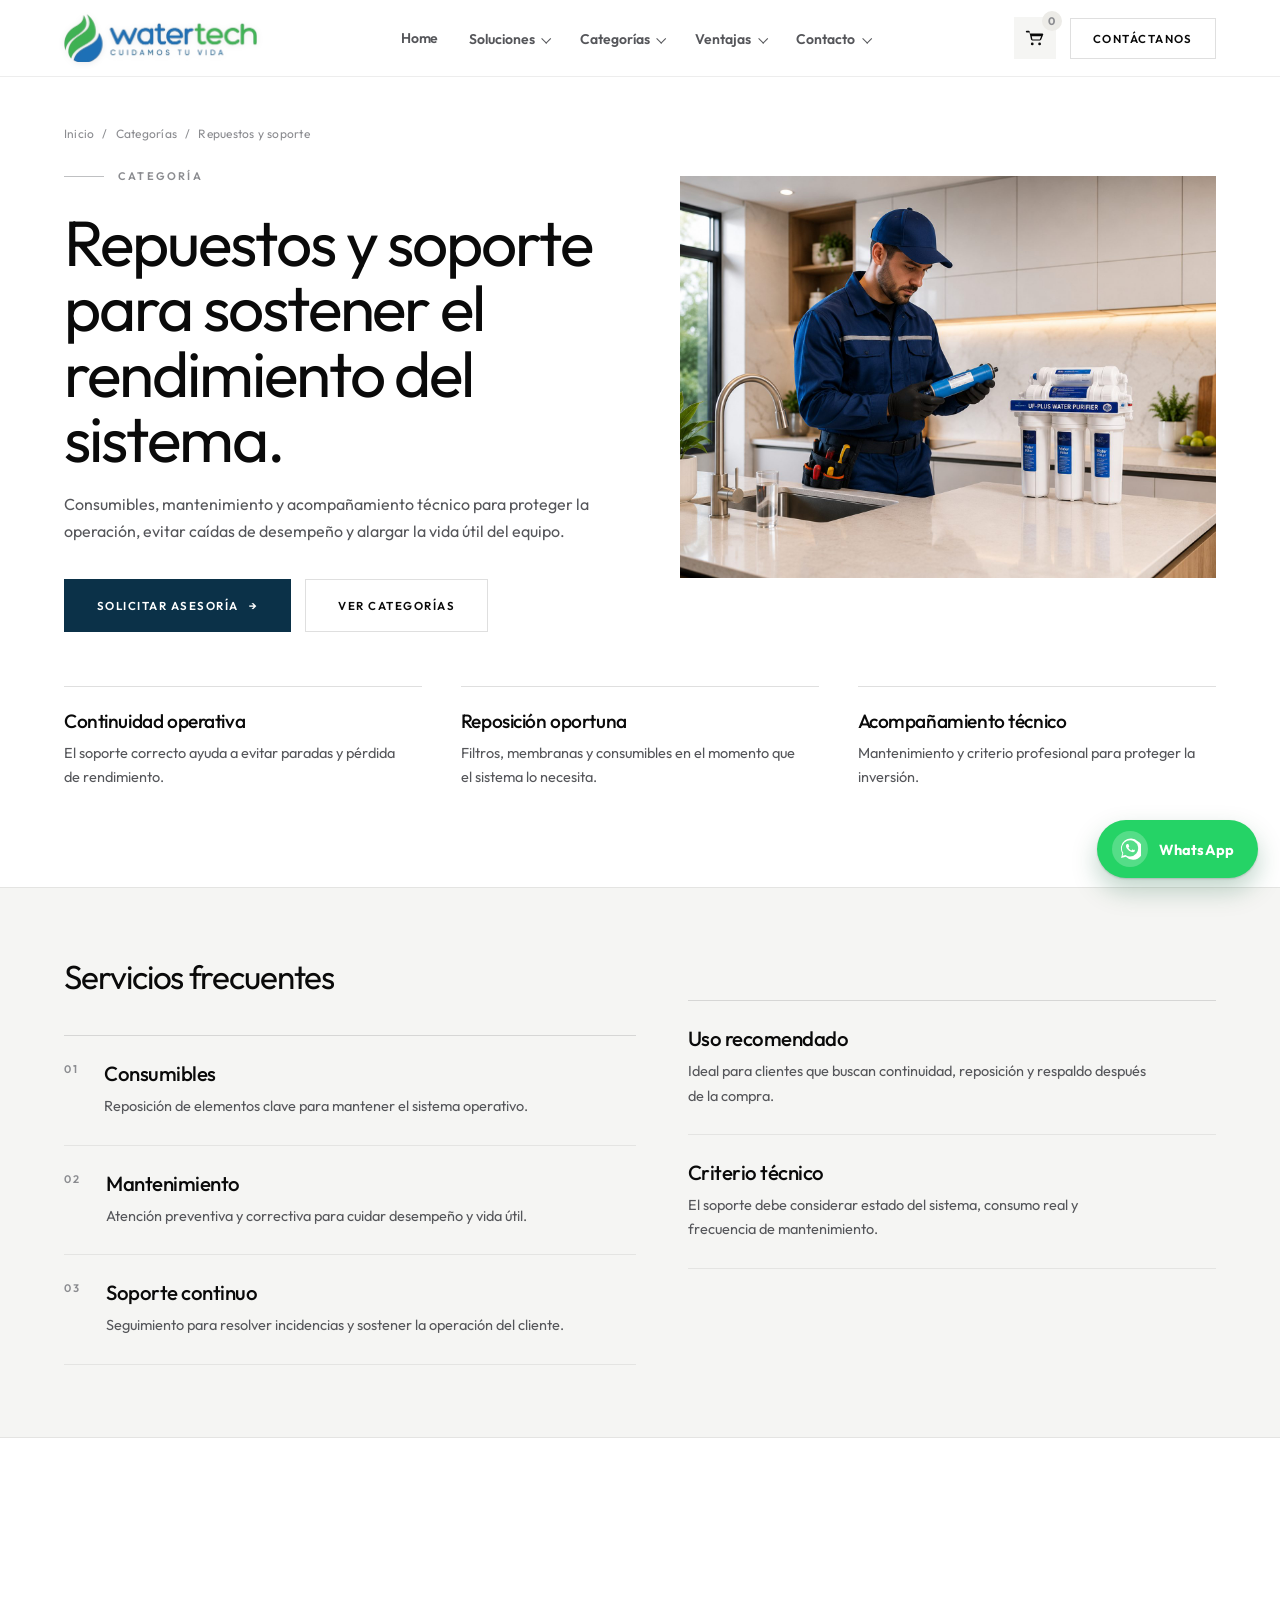
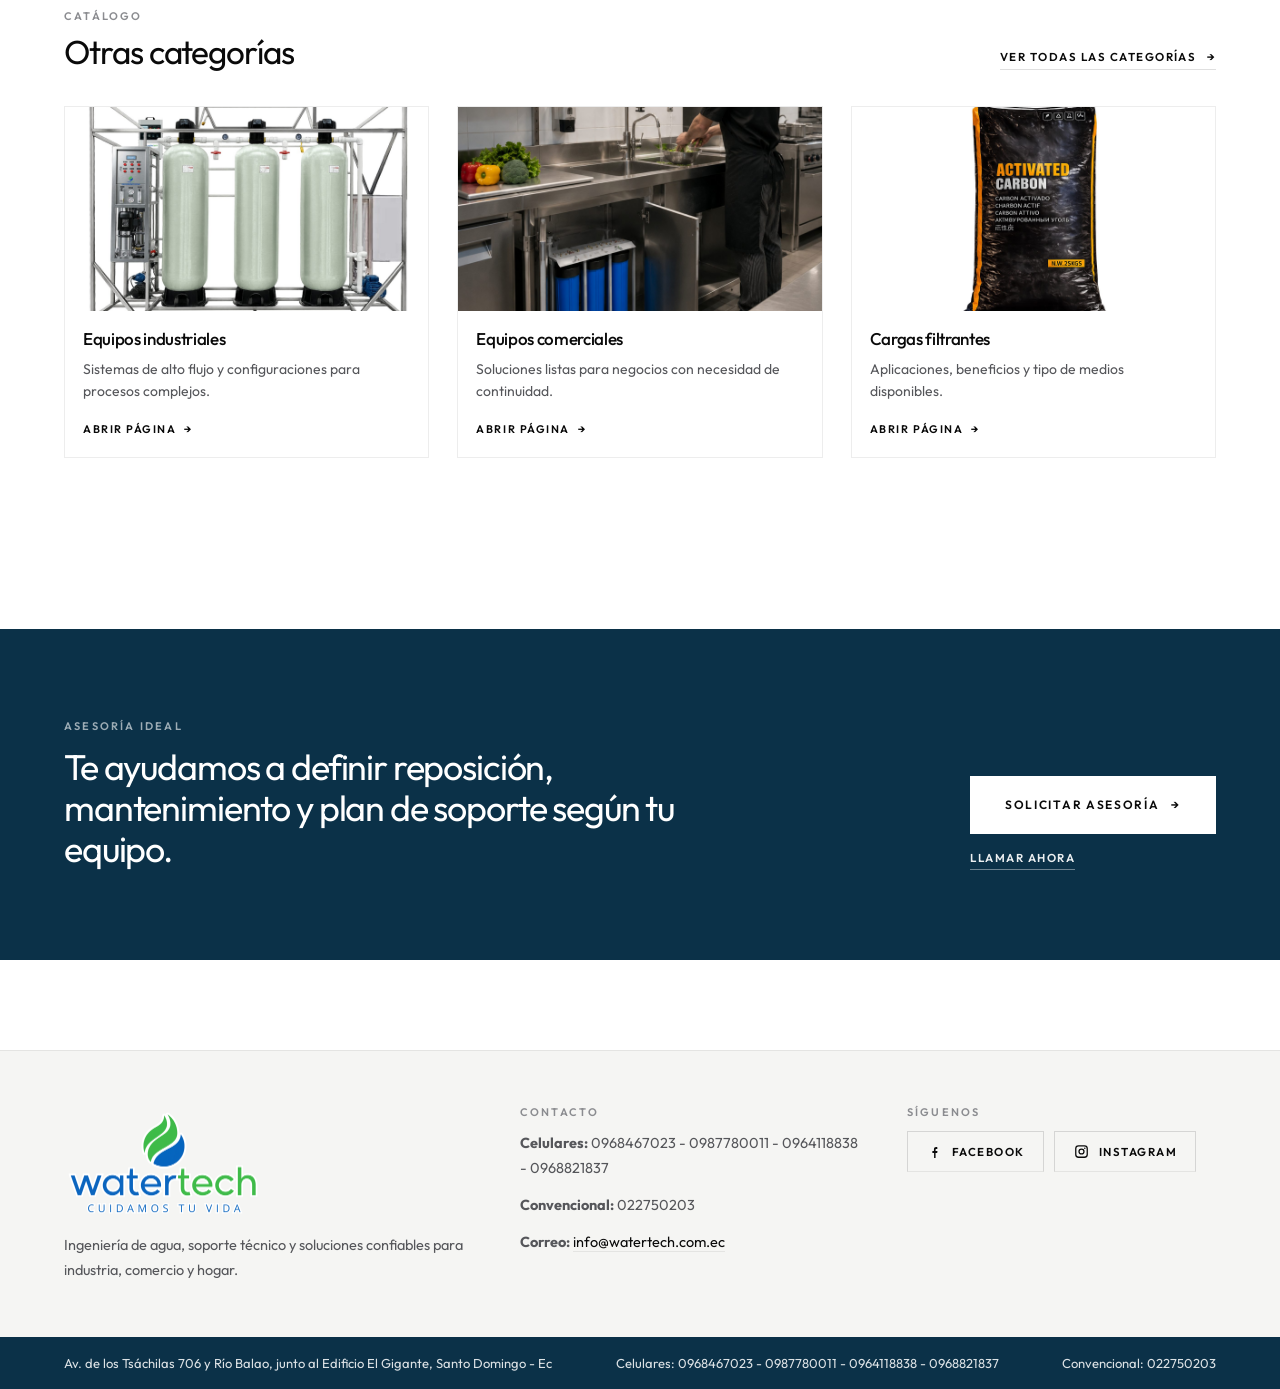
<file: repuestos-soporte.html>
<!DOCTYPE html>
<html lang="es">
  <head>
    <meta charset="UTF-8" />
    <meta name="viewport" content="width=device-width, initial-scale=1.0" />
    <link rel="icon" href="favicon.ico" sizes="any" />
    <link rel="apple-touch-icon" href="favicon-512.png" />
    <title>Repuestos y Soporte | Water Tech</title>
    <link rel="preconnect" href="https://fonts.googleapis.com" />
    <link rel="preconnect" href="https://fonts.gstatic.com" crossorigin />
    <link href="https://fonts.googleapis.com/css2?family=Outfit:wght@300;400;500;600;700;800&display=swap" rel="stylesheet" />
    <link rel="stylesheet" href="styles.css" />
    <link rel="stylesheet" href="pages.css" />
    <script>
      (function () {
        var d = document.documentElement;
        if (window.matchMedia("(prefers-reduced-motion: reduce)").matches) return;
        d.classList.add("reveal-anim");
        window.__revealMotionReady = false;
        window.setTimeout(function () {
          if (!window.__revealMotionReady) d.classList.remove("reveal-anim");
        }, 2000);
      })();
    </script>
  </head>
  <body class="inner-page">
    <div class="site-shell">
      <header class="topbar"><a class="brand" href="index.html" aria-label="Water Tech inicio"><img src="assets/home-v2/logo-watertech.png" alt="Water Tech" class="brand-logo" /></a><nav class="nav"><div class="nav-item"><a href="soluciones.html">Soluciones</a><div class="dropdown-menu"><a href="industrial.html">Industrial</a><a href="comercial.html">Comercial</a><a href="residencial.html">Residencial</a></div></div><div class="nav-item"><a href="categorias.html">Categorías</a><div class="dropdown-menu dropdown-menu-wide"><a href="equipos-industriales.html">Equipos industriales</a>
              <a href="equipos-comerciales.html">Equipos comerciales</a>
              <a href="repuestos-soporte.html">Repuestos y soporte</a>
              <a href="membranas-ro-uf.html">Membranas RO y UF</a>
              <a href="uv-ozono.html">UV y ozono</a>
              <a href="cargas-filtrantes.html">Cargas filtrantes</a></div></div><div class="nav-item"><a href="ventajas.html">Ventajas</a><div class="dropdown-menu"><a href="ventajas.html">Por qué elegirnos</a><a href="contacto.html">Solicitar asesoría</a></div></div><div class="nav-item"><a href="contacto.html">Contacto</a><div class="dropdown-menu"><a href="contacto.html">Sucursales</a><a href="mailto:info@watertech.com.ec">Correo</a><a href="tel:+593968467023">Llamar ahora</a></div></div></nav><a class="button button-ghost" href="contacto.html">Cotizar</a></header>

      <main class="page-main">
        <!-- ============ HERO ============ -->
        <section class="ui-hero" aria-labelledby="ui-cat-title">
          <div class="ui-split">
            <div class="ui-split-copy">
              <nav class="breadcrumbs" aria-label="Ruta de navegación">
                <a href="index.html">Inicio</a><span>/</span><a href="categorias.html">Categorías</a><span>/</span><span>Repuestos y soporte</span>
              </nav>
              <p class="eyebrow">Categoría</p>
              <h1 class="ui-display" id="ui-cat-title">Repuestos y soporte para sostener el rendimiento del sistema.</h1>
              <p class="ui-lead">Consumibles, mantenimiento y acompañamiento técnico para proteger la operación, evitar caídas de desempeño y alargar la vida útil del equipo.</p>
              <div class="ui-actions">
                <a class="button button-primary" href="contacto.html">Solicitar asesoría <span aria-hidden="true">→</span></a>
                <a class="button button-secondary" href="categorias.html">Ver categorías</a>
              </div>
            </div>
            <figure class="ui-media ui-media--4x3" data-reveal>
              <img src="assets/fotos/soporte-mantenimiento.jpg" alt="Técnico de Water Tech revisando un equipo instalado" width="1600" height="1200" decoding="async" />
            </figure>
          </div>
          <ul class="ui-facts">
            <li class="ui-fact" data-reveal>
              <strong class="ui-fact-title">Continuidad operativa</strong>
              <span class="ui-fact-text">El soporte correcto ayuda a evitar paradas y pérdida de rendimiento.</span>
            </li>
            <li class="ui-fact" data-reveal>
              <strong class="ui-fact-title">Reposición oportuna</strong>
              <span class="ui-fact-text">Filtros, membranas y consumibles en el momento que el sistema lo necesita.</span>
            </li>
            <li class="ui-fact" data-reveal>
              <strong class="ui-fact-title">Acompañamiento técnico</strong>
              <span class="ui-fact-text">Mantenimiento y criterio profesional para proteger la inversión.</span>
            </li>
          </ul>
        </section>

        <!-- ============ REFERENCIA ============ -->
        <section class="ui-band" aria-labelledby="ui-uso-title">
          <div class="ui-band-inner">
            <div class="ui-split ui-split--top">
              <div data-reveal>
                <h2 class="ui-h2 ui-h2--sm" id="ui-uso-title">Servicios frecuentes</h2>
                <ol class="ui-list">
                  <li class="ui-list-item">
                    <span class="ui-list-num">01</span>
                    <div>
                      <h3 class="ui-list-title">Consumibles</h3>
                      <p class="ui-list-text">Reposición de elementos clave para mantener el sistema operativo.</p>
                    </div>
                  </li>
                  <li class="ui-list-item">
                    <span class="ui-list-num">02</span>
                    <div>
                      <h3 class="ui-list-title">Mantenimiento</h3>
                      <p class="ui-list-text">Atención preventiva y correctiva para cuidar desempeño y vida útil.</p>
                    </div>
                  </li>
                  <li class="ui-list-item">
                    <span class="ui-list-num">03</span>
                    <div>
                      <h3 class="ui-list-title">Soporte continuo</h3>
                      <p class="ui-list-text">Seguimiento para resolver incidencias y sostener la operación del cliente.</p>
                    </div>
                  </li>
                </ol>
              </div>
              <ul class="ui-list ui-list--plain" data-reveal>
                <li class="ui-list-item">
                  <div>
                    <h3 class="ui-list-title">Uso recomendado</h3>
                    <p class="ui-list-text">Ideal para clientes que buscan continuidad, reposición y respaldo después de la compra.</p>
                  </div>
                </li>
                <li class="ui-list-item">
                  <div>
                    <h3 class="ui-list-title">Criterio técnico</h3>
                    <p class="ui-list-text">El soporte debe considerar estado del sistema, consumo real y frecuencia de mantenimiento.</p>
                  </div>
                </li>
              </ul>
            </div>
          </div>
        </section>

        <!-- ============ OTRAS CATEGORÍAS ============ -->
        <section class="ui-catalog ui-catalog--plain" aria-labelledby="ui-otras-title">
          <div class="ui-catalog-inner">
            <header class="ui-catalog-head" data-reveal>
              <div>
                <p class="ui-kicker">Catálogo</p>
                <h2 class="ui-h2 ui-h2--sm" id="ui-otras-title">Otras categorías</h2>
              </div>
              <a class="ui-link" href="categorias.html">Ver todas las categorías <span aria-hidden="true">→</span></a>
            </header>
            <div class="ui-card-grid ui-card-grid--3">
              <a class="ui-card" href="equipos-industriales.html" data-reveal>
                <span class="ui-card-media ui-card-media--16x9">
                  <img src="assets/fotos/industria-filtracion.jpg" alt="Tren de filtración industrial sobre estructura" width="1600" height="1200" loading="lazy" decoding="async" />
                </span>
                <span class="ui-card-body">
                  <span class="ui-card-title">Equipos industriales</span>
                  <span class="ui-card-text">Sistemas de alto flujo y configuraciones para procesos complejos.</span>
                  <span class="ui-card-cta">Abrir página <span aria-hidden="true">→</span></span>
                </span>
              </a>
              <a class="ui-card" href="equipos-comerciales.html" data-reveal>
                <span class="ui-card-media ui-card-media--16x9">
                  <img src="assets/fotos/comercial-restaurante.jpg" alt="Filtración instalada bajo el lavadero de un restaurante" width="1600" height="1200" loading="lazy" decoding="async" />
                </span>
                <span class="ui-card-body">
                  <span class="ui-card-title">Equipos comerciales</span>
                  <span class="ui-card-text">Soluciones listas para negocios con necesidad de continuidad.</span>
                  <span class="ui-card-cta">Abrir página <span aria-hidden="true">→</span></span>
                </span>
              </a>
              <a class="ui-card" href="cargas-filtrantes.html" data-reveal>
                <span class="ui-card-media ui-card-media--16x9">
                  <img src="assets/fotos/cargas-medios.jpg" alt="Saco de carbón activado para cargas filtrantes" width="1600" height="1200" loading="lazy" decoding="async" />
                </span>
                <span class="ui-card-body">
                  <span class="ui-card-title">Cargas filtrantes</span>
                  <span class="ui-card-text">Aplicaciones, beneficios y tipo de medios disponibles.</span>
                  <span class="ui-card-cta">Abrir página <span aria-hidden="true">→</span></span>
                </span>
              </a>
            </div>
          </div>
        </section>

        <!-- ============ CTA ============ -->
        <section class="ui-cta" aria-labelledby="ui-cta-title">
          <div class="ui-cta-inner">
            <div class="ui-cta-copy" data-reveal>
              <p class="ui-kicker">Asesoría ideal</p>
              <h2 class="ui-cta-title" id="ui-cta-title">Te ayudamos a definir reposición, mantenimiento y plan de soporte según tu equipo.</h2>
            </div>
            <div class="ui-cta-actions" data-reveal>
              <a class="button button-primary" href="contacto.html">Solicitar asesoría <span aria-hidden="true">→</span></a>
              <a class="button button-secondary" href="tel:+593968467023">Llamar ahora</a>
            </div>
          </div>
        </section>
      </main>
    </div>
    <script src="site.js"></script>
  </body>
</html>
</file>
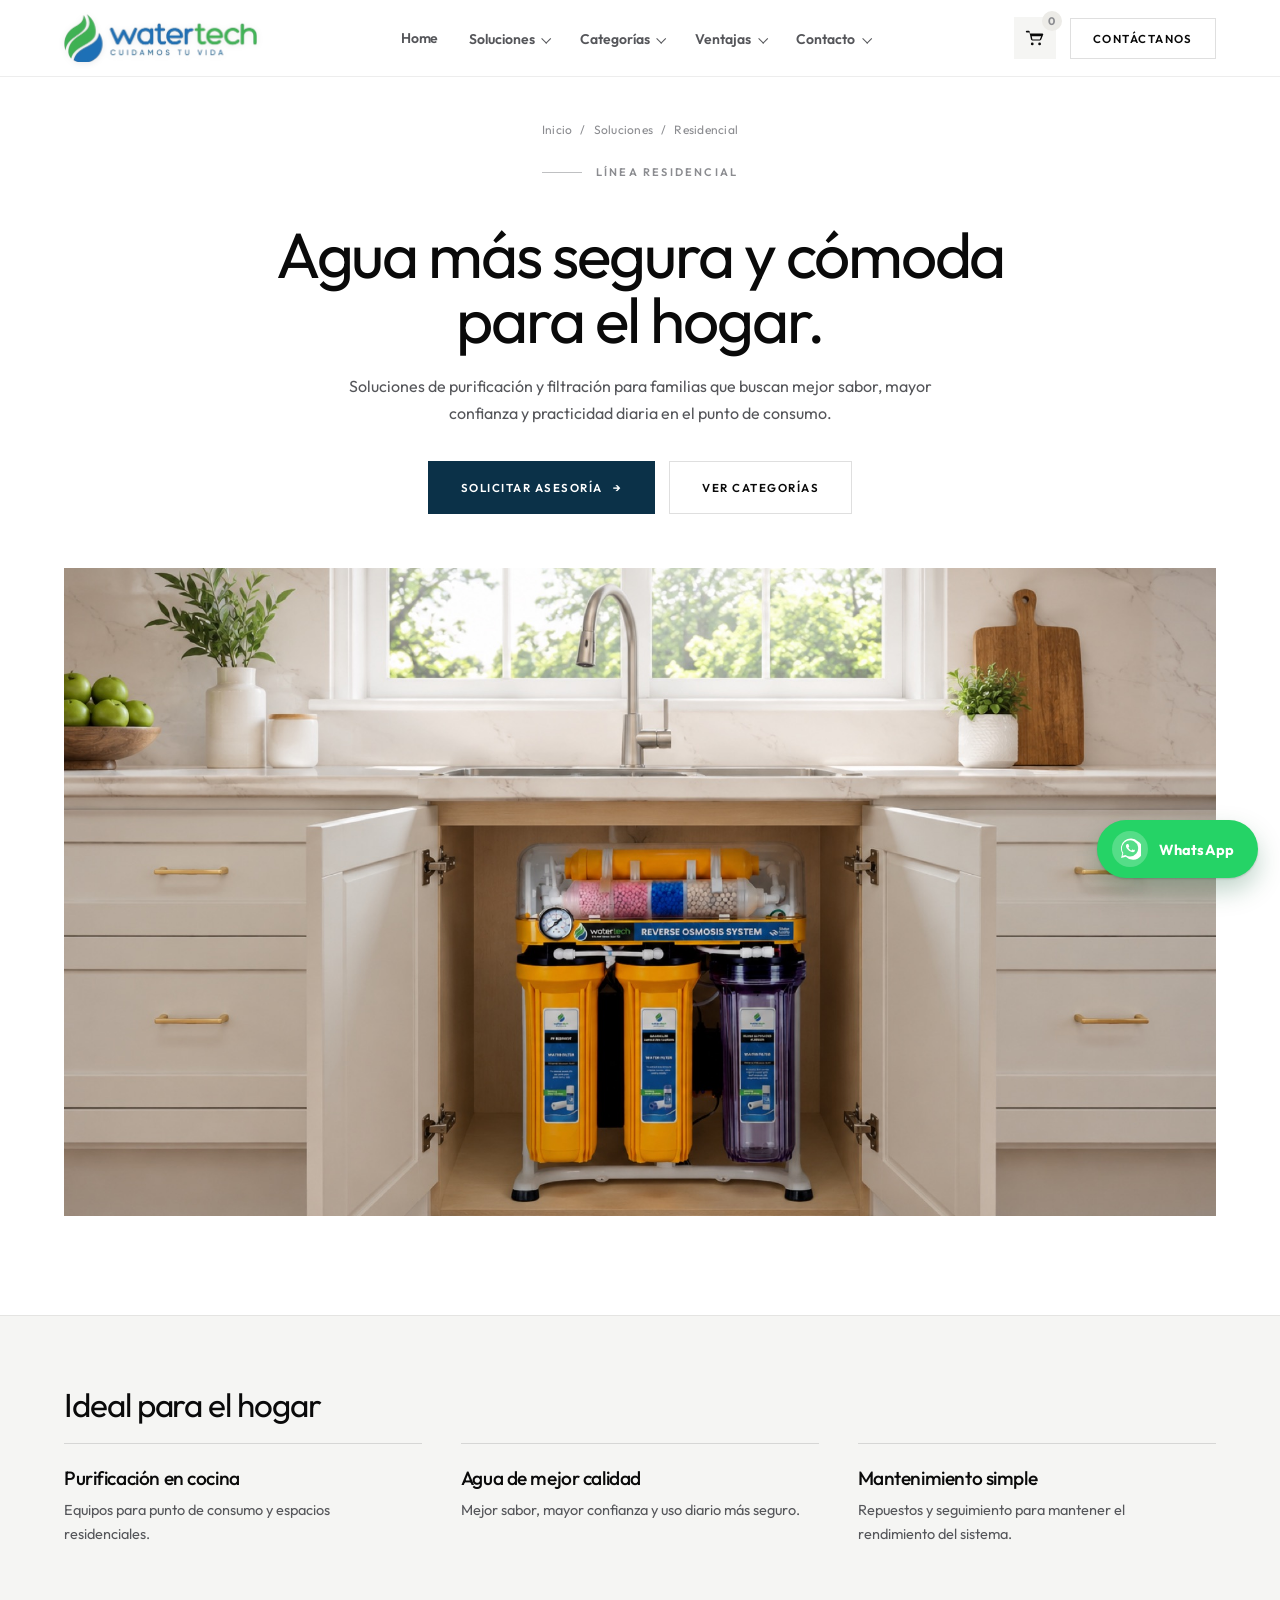
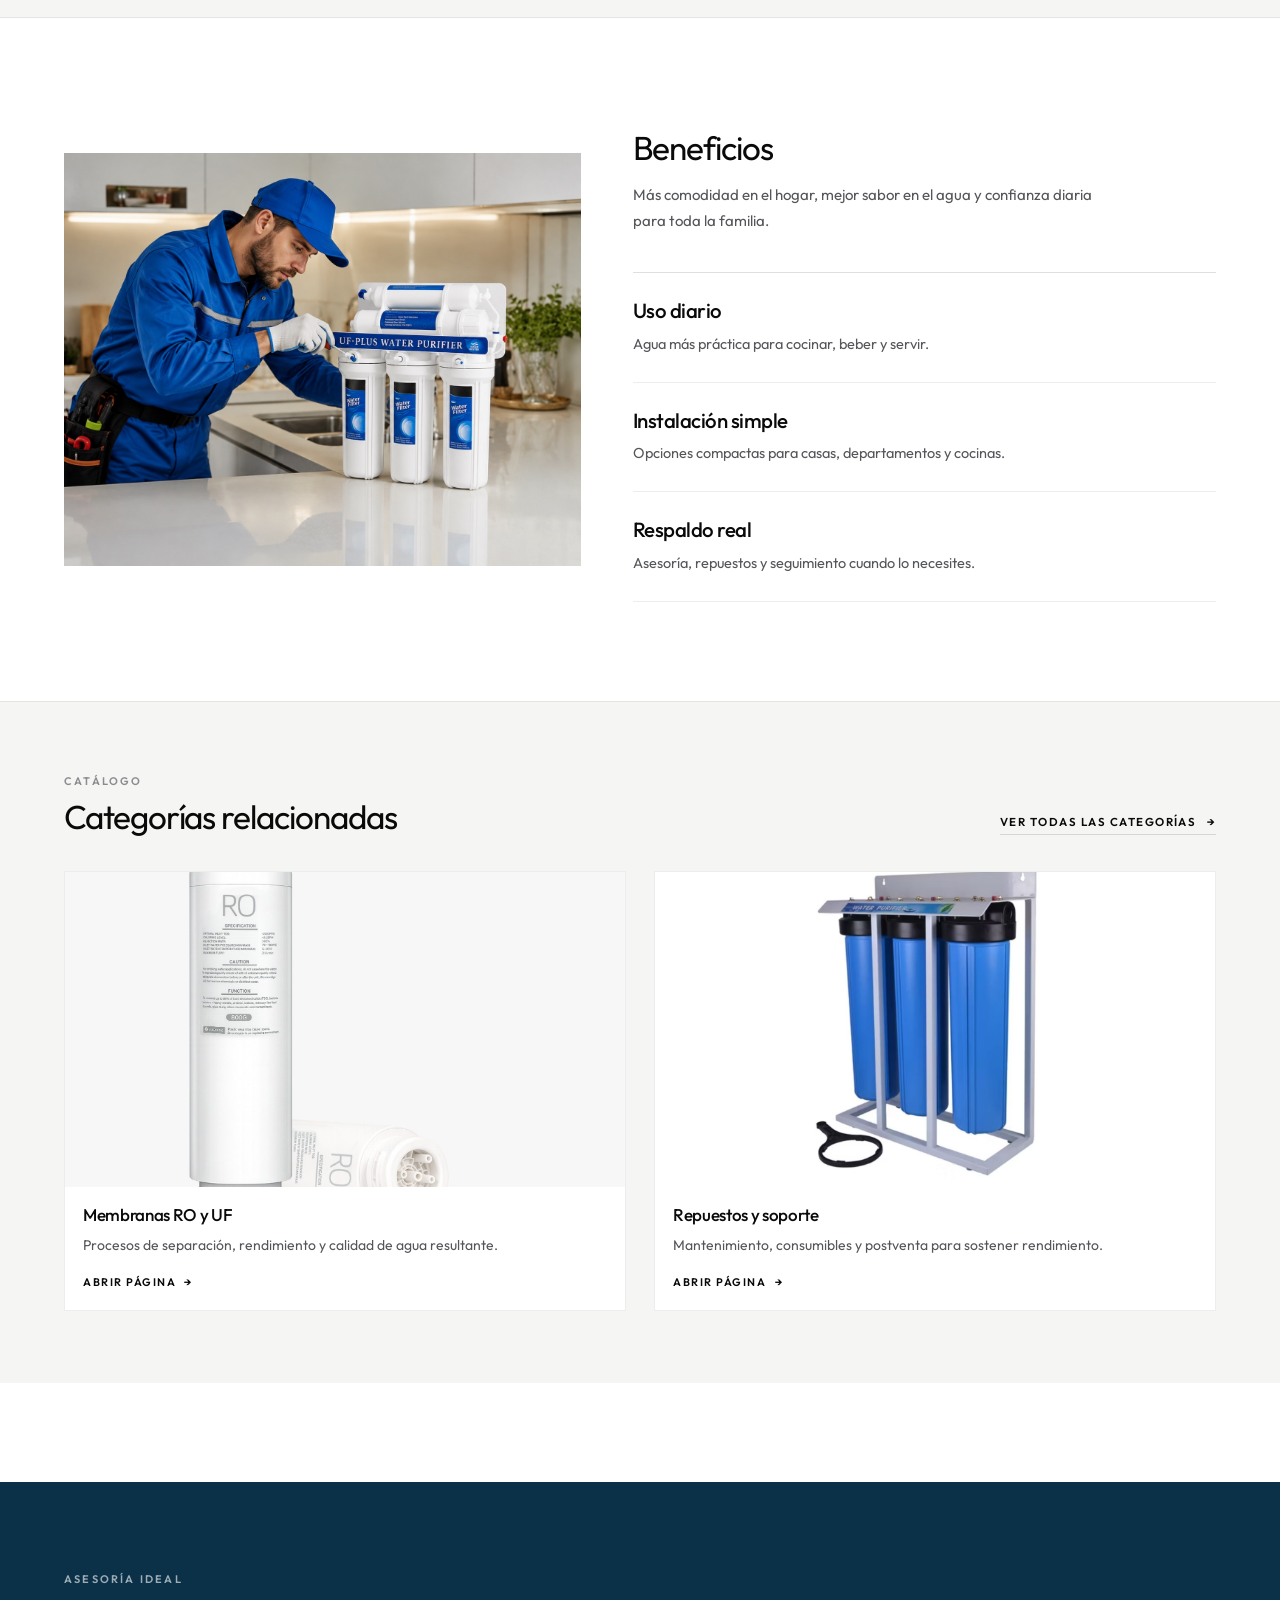
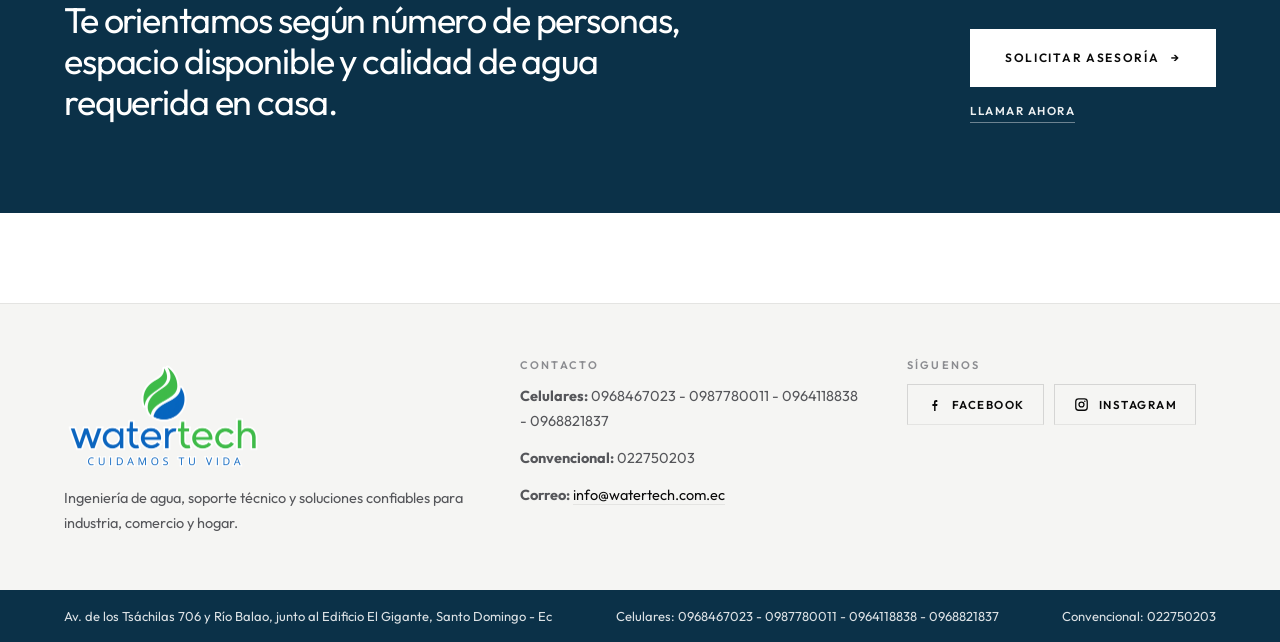
<file: residencial.html>
<!DOCTYPE html>
<html lang="es">
  <head>
    <meta charset="UTF-8" />
    <meta name="viewport" content="width=device-width, initial-scale=1.0" />
    <link rel="icon" href="favicon.ico" sizes="any" />
    <link rel="apple-touch-icon" href="favicon-512.png" />
    <title>Residencial | Water Tech</title>
    <link rel="preconnect" href="https://fonts.googleapis.com" />
    <link rel="preconnect" href="https://fonts.gstatic.com" crossorigin />
    <link href="https://fonts.googleapis.com/css2?family=Outfit:wght@300;400;500;600;700;800&display=swap" rel="stylesheet" />
    <link rel="stylesheet" href="styles.css" />
    <link rel="stylesheet" href="pages.css" />
    <!-- Estado previo a los reveals: solo se añade si no se pidió movimiento
         reducido. Si el JS no arrancara, un temporizador retira la clase. -->
    <script>
      (function () {
        var d = document.documentElement;
        if (window.matchMedia("(prefers-reduced-motion: reduce)").matches) return;
        d.classList.add("reveal-anim");
        window.__revealMotionReady = false;
        window.setTimeout(function () {
          if (!window.__revealMotionReady) d.classList.remove("reveal-anim");
        }, 2000);
      })();
    </script>
  </head>
  <body class="inner-page">
    <div class="site-shell">
      <header class="topbar"><a class="brand" href="index.html" aria-label="Water Tech inicio"><img src="assets/home-v2/logo-watertech.png" alt="Water Tech" class="brand-logo" /></a><nav class="nav"><div class="nav-item"><a href="soluciones.html">Soluciones</a><div class="dropdown-menu"><a href="industrial.html">Industrial</a><a href="comercial.html">Comercial</a><a href="residencial.html">Residencial</a></div></div><div class="nav-item"><a href="categorias.html">Categorías</a><div class="dropdown-menu dropdown-menu-wide"><a href="equipos-industriales.html">Equipos industriales</a>
              <a href="equipos-comerciales.html">Equipos comerciales</a>
              <a href="repuestos-soporte.html">Repuestos y soporte</a>
              <a href="membranas-ro-uf.html">Membranas RO y UF</a>
              <a href="uv-ozono.html">UV y ozono</a>
              <a href="cargas-filtrantes.html">Cargas filtrantes</a></div></div><div class="nav-item"><a href="ventajas.html">Ventajas</a><div class="dropdown-menu"><a href="ventajas.html">Por qué elegirnos</a><a href="contacto.html">Solicitar asesoría</a></div></div><div class="nav-item"><a href="contacto.html">Contacto</a><div class="dropdown-menu"><a href="contacto.html">Sucursales</a><a href="mailto:info@watertech.com.ec">Correo</a><a href="tel:+593968467023">Llamar ahora</a></div></div></nav><a class="button button-ghost" href="contacto.html">Cotizar</a></header>

      <main class="page-main">
        <!-- ============ 1 · HERO CENTRADO ============ -->
        <section class="ui-hero" aria-labelledby="ui-residencial-title">
          <div class="ui-hero-center">
            <nav class="breadcrumbs" aria-label="Ruta de navegación">
              <a href="index.html">Inicio</a><span>/</span><a href="soluciones.html">Soluciones</a><span>/</span><span>Residencial</span>
            </nav>
            <p class="eyebrow">Línea residencial</p>
            <h1 class="ui-display" id="ui-residencial-title">Agua más segura y cómoda para el hogar.</h1>
            <p class="ui-lead">Soluciones de purificación y filtración para familias que buscan mejor sabor, mayor confianza y practicidad diaria en el punto de consumo.</p>
            <div class="ui-actions">
              <a class="button button-primary" href="contacto.html">Solicitar asesoría <span aria-hidden="true">→</span></a>
              <a class="button button-secondary" href="categorias.html">Ver categorías</a>
            </div>
          </div>
          <figure class="ui-media ui-media--16x9 ui-hero-media" data-reveal>
            <img
              src="assets/solutions/solution-residencial.jpg"
              alt="Sistema de ósmosis inversa instalado bajo el lavadero de una cocina de casa"
              width="1800"
              height="1200"
              decoding="async"
            />
          </figure>
        </section>

        <!-- ============ 2 · IDEAL PARA EL HOGAR (banda cálida) ============ -->
        <section class="ui-band" aria-labelledby="ui-hogar-title">
          <div class="ui-band-inner">
            <div class="ui-head" data-reveal>
              <h2 class="ui-h2 ui-h2--sm" id="ui-hogar-title">Ideal para el hogar</h2>
            </div>
            <ul class="ui-facts">
              <li class="ui-fact" data-reveal>
                <strong class="ui-fact-title">Purificación en cocina</strong>
                <span class="ui-fact-text">Equipos para punto de consumo y espacios residenciales.</span>
              </li>
              <li class="ui-fact" data-reveal>
                <strong class="ui-fact-title">Agua de mejor calidad</strong>
                <span class="ui-fact-text">Mejor sabor, mayor confianza y uso diario más seguro.</span>
              </li>
              <li class="ui-fact" data-reveal>
                <strong class="ui-fact-title">Mantenimiento simple</strong>
                <span class="ui-fact-text">Repuestos y seguimiento para mantener el rendimiento del sistema.</span>
              </li>
            </ul>
          </div>
        </section>

        <!-- ============ 3 · BENEFICIOS ============ -->
        <section class="ui-section" aria-labelledby="ui-beneficios-title">
          <div class="ui-split ui-split--media">
            <figure class="ui-media ui-media--5x4" data-reveal>
              <img
                src="assets/advantages/respaldo-tecnico.jpg"
                alt="Técnico de Water Tech instalando un purificador en la cocina de una casa"
                width="1400"
                height="1120"
                loading="lazy"
                decoding="async"
              />
            </figure>
            <div class="ui-split-copy" data-reveal>
              <h2 class="ui-h2 ui-h2--sm" id="ui-beneficios-title">Beneficios</h2>
              <p class="ui-lead ui-lead--sm">Más comodidad en el hogar, mejor sabor en el agua y confianza diaria para toda la familia.</p>
              <ul class="ui-list ui-list--plain">
                <li class="ui-list-item">
                  <div>
                    <h3 class="ui-list-title">Uso diario</h3>
                    <p class="ui-list-text">Agua más práctica para cocinar, beber y servir.</p>
                  </div>
                </li>
                <li class="ui-list-item">
                  <div>
                    <h3 class="ui-list-title">Instalación simple</h3>
                    <p class="ui-list-text">Opciones compactas para casas, departamentos y cocinas.</p>
                  </div>
                </li>
                <li class="ui-list-item">
                  <div>
                    <h3 class="ui-list-title">Respaldo real</h3>
                    <p class="ui-list-text">Asesoría, repuestos y seguimiento cuando lo necesites.</p>
                  </div>
                </li>
              </ul>
            </div>
          </div>
        </section>

        <!-- ============ 4 · CATÁLOGO (2 piezas) ============ -->
        <section class="ui-catalog" aria-labelledby="ui-cat-title">
          <div class="ui-catalog-inner">
            <header class="ui-catalog-head" data-reveal>
              <div>
                <p class="ui-kicker">Catálogo</p>
                <h2 class="ui-h2 ui-h2--sm" id="ui-cat-title">Categorías relacionadas</h2>
              </div>
              <a class="ui-link" href="categorias.html">Ver todas las categorías <span aria-hidden="true">→</span></a>
            </header>

            <div class="ui-card-grid ui-card-grid--2">
              <a class="ui-card" href="membranas-ro-uf.html" data-reveal>
                <span class="ui-card-media ui-card-media--16x9">
                  <img src="assets/fotos/membranas-01.jpg" alt="Membrana de ósmosis inversa" width="1600" height="1200" loading="lazy" decoding="async" />
                </span>
                <span class="ui-card-body">
                  <span class="ui-card-title">Membranas RO y UF</span>
                  <span class="ui-card-text">Procesos de separación, rendimiento y calidad de agua resultante.</span>
                  <span class="ui-card-cta">Abrir página <span aria-hidden="true">→</span></span>
                </span>
              </a>
              <a class="ui-card" href="repuestos-soporte.html" data-reveal>
                <span class="ui-card-media ui-card-media--16x9">
                  <img src="assets/fotos/repuestos-equipo.jpg" alt="Equipo de ósmosis inversa de tres etapas" width="1600" height="1200" loading="lazy" decoding="async" />
                </span>
                <span class="ui-card-body">
                  <span class="ui-card-title">Repuestos y soporte</span>
                  <span class="ui-card-text">Mantenimiento, consumibles y postventa para sostener rendimiento.</span>
                  <span class="ui-card-cta">Abrir página <span aria-hidden="true">→</span></span>
                </span>
              </a>
            </div>
          </div>
        </section>

        <!-- ============ 5 · CTA ============ -->
        <section class="ui-cta" aria-labelledby="ui-cta-title">
          <div class="ui-cta-inner">
            <div class="ui-cta-copy" data-reveal>
              <p class="ui-kicker">Asesoría ideal</p>
              <h2 class="ui-cta-title" id="ui-cta-title">Te orientamos según número de personas, espacio disponible y calidad de agua requerida en casa.</h2>
            </div>
            <div class="ui-cta-actions" data-reveal>
              <a class="button button-primary" href="contacto.html">Solicitar asesoría <span aria-hidden="true">→</span></a>
              <a class="button button-secondary" href="tel:+593968467023">Llamar ahora</a>
            </div>
          </div>
        </section>
      </main>
    </div>
    <script src="site.js"></script>
  </body>
</html>
</file>
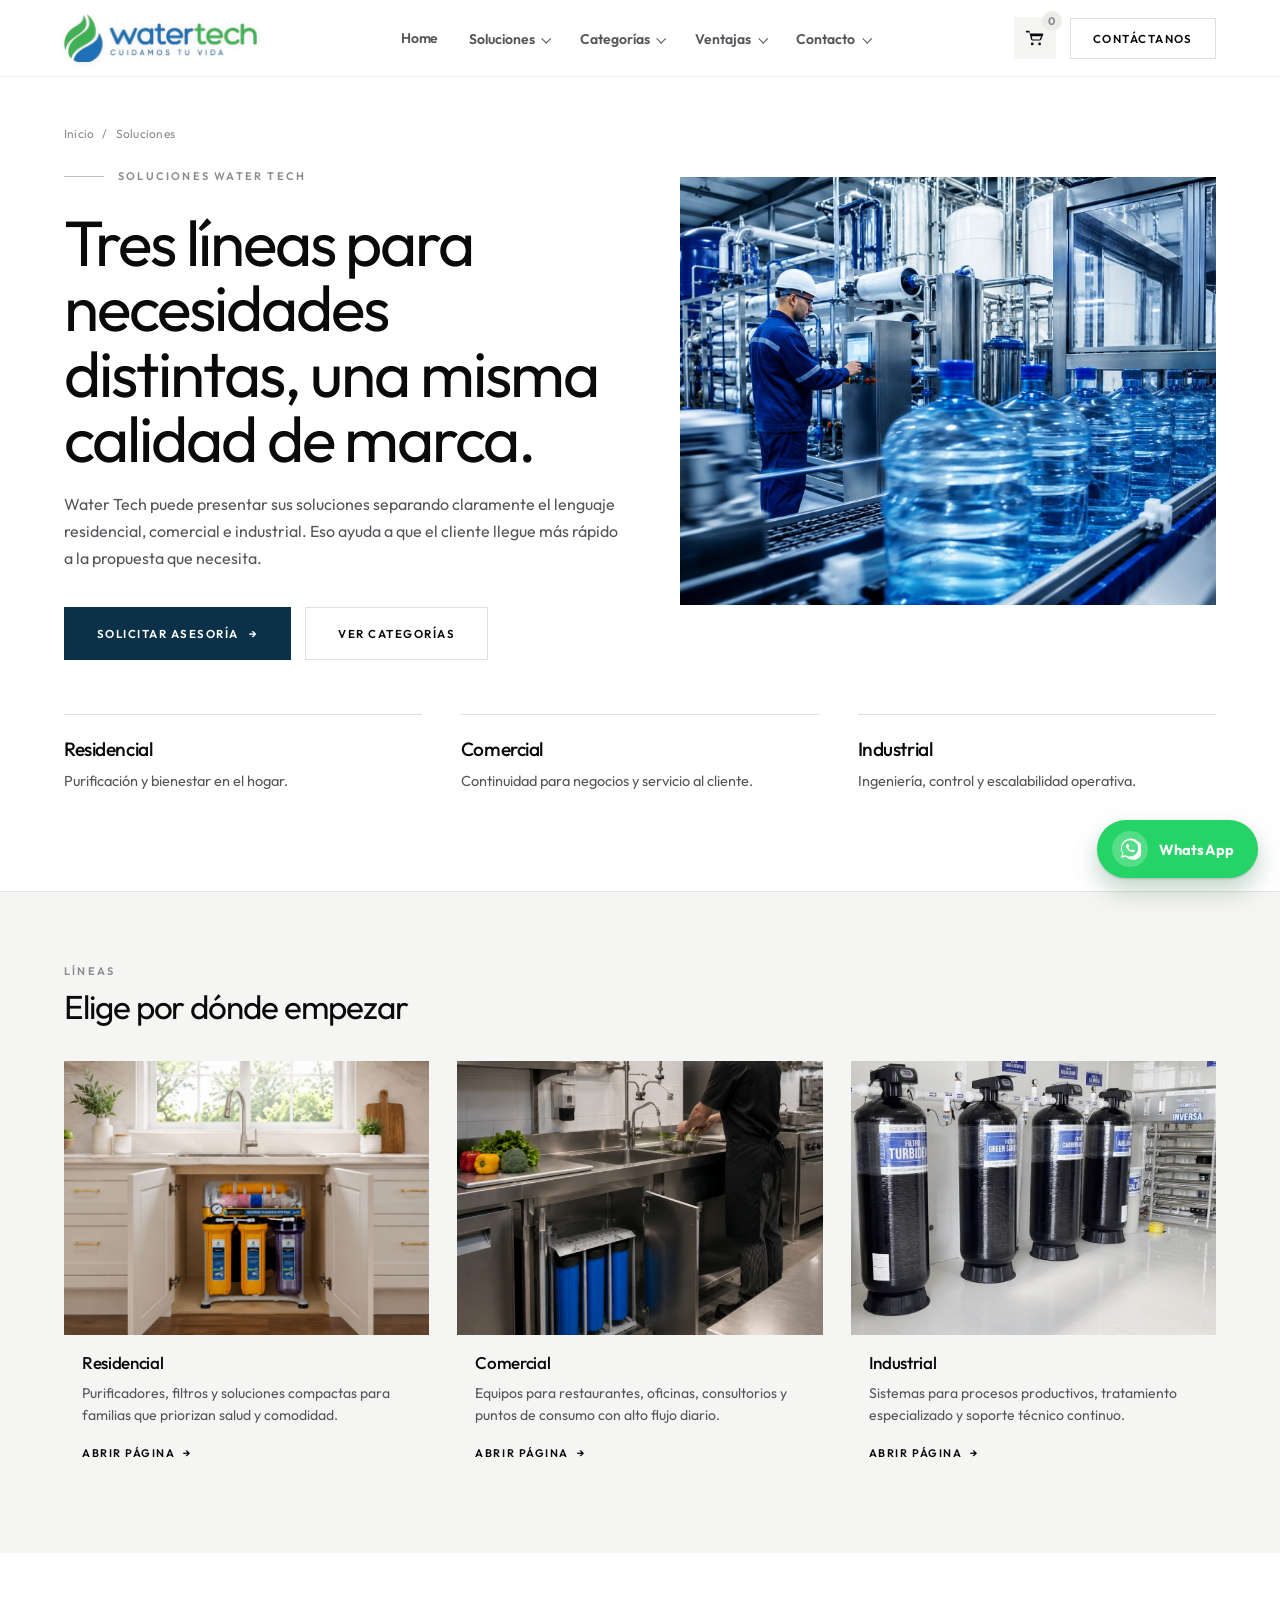
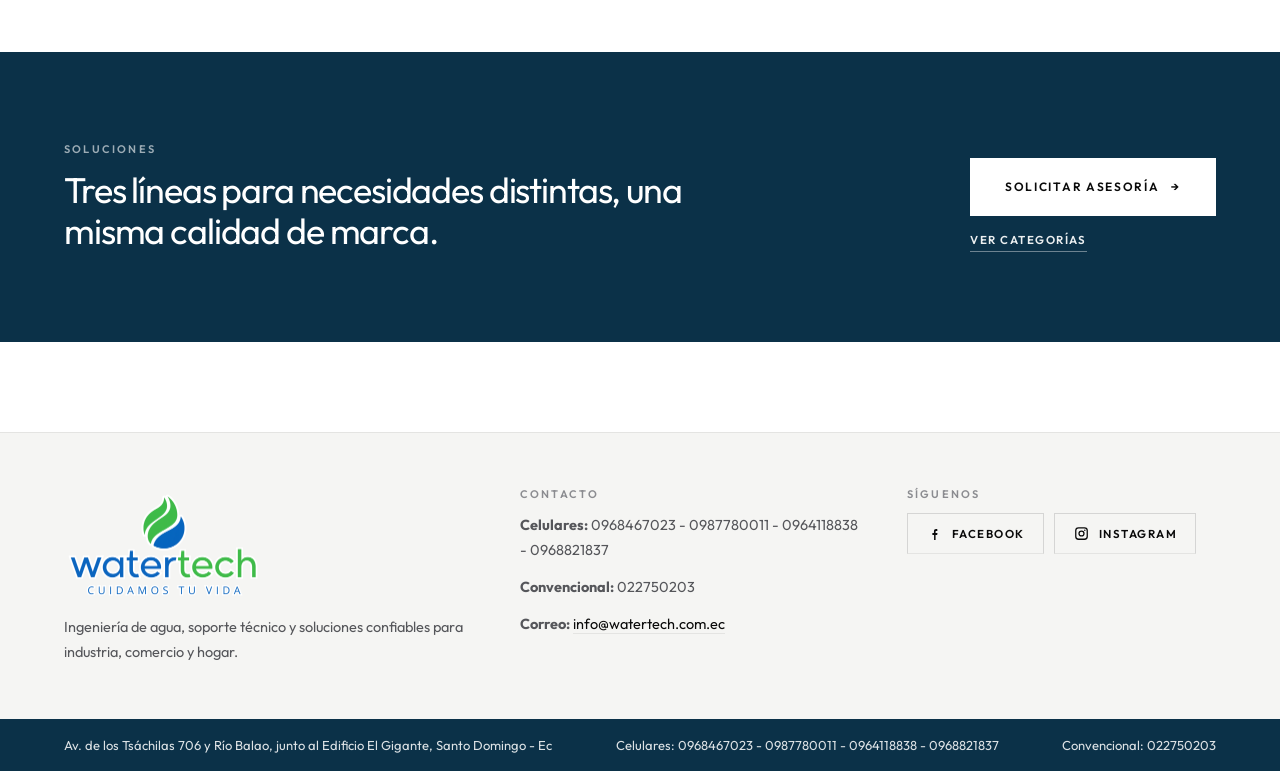
<file: soluciones.html>
<!DOCTYPE html>
<html lang="es">
  <head>
    <meta charset="UTF-8" />
    <meta name="viewport" content="width=device-width, initial-scale=1.0" />
    <link rel="icon" href="favicon.ico" sizes="any" />
    <link rel="apple-touch-icon" href="favicon-512.png" />
    <title>Soluciones | Water Tech</title>
    <link rel="preconnect" href="https://fonts.googleapis.com" />
    <link rel="preconnect" href="https://fonts.gstatic.com" crossorigin />
    <link href="https://fonts.googleapis.com/css2?family=Outfit:wght@300;400;500;600;700;800&display=swap" rel="stylesheet" />
    <link rel="stylesheet" href="styles.css" />
    <link rel="stylesheet" href="pages.css" />
    <script>
      (function () {
        var d = document.documentElement;
        if (window.matchMedia("(prefers-reduced-motion: reduce)").matches) return;
        d.classList.add("reveal-anim");
        window.__revealMotionReady = false;
        window.setTimeout(function () {
          if (!window.__revealMotionReady) d.classList.remove("reveal-anim");
        }, 2000);
      })();
    </script>
  </head>
  <body class="inner-page">
    <div class="site-shell">
      <header class="topbar"><a class="brand" href="index.html" aria-label="Water Tech inicio"><img src="assets/home-v2/logo-watertech.png" alt="Water Tech" class="brand-logo" /></a><nav class="nav"><div class="nav-item"><a href="soluciones.html">Soluciones</a><div class="dropdown-menu"><a href="industrial.html">Industrial</a><a href="comercial.html">Comercial</a><a href="residencial.html">Residencial</a></div></div><div class="nav-item"><a href="categorias.html">Categorías</a><div class="dropdown-menu dropdown-menu-wide"><a href="equipos-industriales.html">Equipos industriales</a>
              <a href="equipos-comerciales.html">Equipos comerciales</a>
              <a href="repuestos-soporte.html">Repuestos y soporte</a>
              <a href="membranas-ro-uf.html">Membranas RO y UF</a>
              <a href="uv-ozono.html">UV y ozono</a>
              <a href="cargas-filtrantes.html">Cargas filtrantes</a></div></div><div class="nav-item"><a href="ventajas.html">Ventajas</a><div class="dropdown-menu"><a href="ventajas.html">Por qué elegirnos</a><a href="contacto.html">Solicitar asesoría</a></div></div><div class="nav-item"><a href="contacto.html">Contacto</a><div class="dropdown-menu"><a href="contacto.html">Sucursales</a><a href="mailto:info@watertech.com.ec">Correo</a><a href="tel:+593968467023">Llamar ahora</a></div></div></nav><a class="button button-ghost" href="contacto.html">Cotizar</a></header>

      <main class="page-main">
        <!-- ============ 1 · HERO ============ -->
        <section class="ui-hero" aria-labelledby="ui-sol-title">
          <div class="ui-split">
            <div class="ui-split-copy">
              <nav class="breadcrumbs" aria-label="Ruta de navegación">
                <a href="index.html">Inicio</a><span>/</span><span>Soluciones</span>
              </nav>
              <p class="eyebrow">Soluciones Water Tech</p>
              <h1 class="ui-display" id="ui-sol-title">Tres líneas para necesidades distintas, una misma calidad de marca.</h1>
              <p class="ui-lead">Water Tech puede presentar sus soluciones separando claramente el lenguaje residencial, comercial e industrial. Eso ayuda a que el cliente llegue más rápido a la propuesta que necesita.</p>
              <div class="ui-actions">
                <a class="button button-primary" href="contacto.html">Solicitar asesoría <span aria-hidden="true">→</span></a>
                <a class="button button-secondary" href="categorias.html">Ver categorías</a>
              </div>
            </div>
            <figure class="ui-media ui-media--5x4" data-reveal>
              <img
                src="assets/fotos/industria-planta.jpg"
                alt="Operador revisando el panel de control de una línea de tratamiento de agua"
                width="1600"
                height="1200"
                decoding="async"
              />
            </figure>
          </div>
          <ul class="ui-facts">
            <li class="ui-fact" data-reveal>
              <strong class="ui-fact-title">Residencial</strong>
              <span class="ui-fact-text">Purificación y bienestar en el hogar.</span>
            </li>
            <li class="ui-fact" data-reveal>
              <strong class="ui-fact-title">Comercial</strong>
              <span class="ui-fact-text">Continuidad para negocios y servicio al cliente.</span>
            </li>
            <li class="ui-fact" data-reveal>
              <strong class="ui-fact-title">Industrial</strong>
              <span class="ui-fact-text">Ingeniería, control y escalabilidad operativa.</span>
            </li>
          </ul>
        </section>

        <!-- ============ 2 · LAS TRES LÍNEAS ============ -->
        <section class="ui-catalog" aria-labelledby="ui-lineas-title">
          <div class="ui-catalog-inner">
            <header class="ui-catalog-head" data-reveal>
              <div>
                <p class="ui-kicker">Líneas</p>
                <h2 class="ui-h2 ui-h2--sm" id="ui-lineas-title">Elige por dónde empezar</h2>
              </div>
            </header>
            <div class="ui-card-grid ui-card-grid--3">
              <a class="ui-card ui-card--bare" href="residencial.html" data-reveal>
                <span class="ui-card-media">
                  <img src="assets/solutions/solution-residencial.jpg" alt="Sistema de ósmosis inversa instalado bajo el lavadero de una cocina de casa" width="1800" height="1200" loading="lazy" decoding="async" />
                </span>
                <span class="ui-card-body">
                  <span class="ui-card-title">Residencial</span>
                  <span class="ui-card-text">Purificadores, filtros y soluciones compactas para familias que priorizan salud y comodidad.</span>
                  <span class="ui-card-cta">Abrir página <span aria-hidden="true">→</span></span>
                </span>
              </a>
              <a class="ui-card ui-card--bare" href="comercial.html" data-reveal>
                <span class="ui-card-media">
                  <img src="assets/solutions/solution-comercial.jpg" alt="Filtración instalada bajo el lavadero de una cocina profesional" width="1200" height="1800" loading="lazy" decoding="async" />
                </span>
                <span class="ui-card-body">
                  <span class="ui-card-title">Comercial</span>
                  <span class="ui-card-text">Equipos para restaurantes, oficinas, consultorios y puntos de consumo con alto flujo diario.</span>
                  <span class="ui-card-cta">Abrir página <span aria-hidden="true">→</span></span>
                </span>
              </a>
              <a class="ui-card ui-card--bare" href="industrial.html" data-reveal>
                <span class="ui-card-media">
                  <img src="assets/fotos/industria-tanques.jpg" alt="Tanques filtrantes y bastidor de ósmosis inversa en una planta industrial" width="965" height="723" loading="lazy" decoding="async" />
                </span>
                <span class="ui-card-body">
                  <span class="ui-card-title">Industrial</span>
                  <span class="ui-card-text">Sistemas para procesos productivos, tratamiento especializado y soporte técnico continuo.</span>
                  <span class="ui-card-cta">Abrir página <span aria-hidden="true">→</span></span>
                </span>
              </a>
            </div>
          </div>
        </section>

        <!-- ============ 3 · CTA ============ -->
        <section class="ui-cta" aria-labelledby="ui-cta-title">
          <div class="ui-cta-inner">
            <div class="ui-cta-copy" data-reveal>
              <p class="ui-kicker">Soluciones</p>
              <h2 class="ui-cta-title" id="ui-cta-title">Tres líneas para necesidades distintas, una misma calidad de marca.</h2>
            </div>
            <div class="ui-cta-actions" data-reveal>
              <a class="button button-primary" href="contacto.html">Solicitar asesoría <span aria-hidden="true">→</span></a>
              <a class="button button-secondary" href="categorias.html">Ver categorías</a>
            </div>
          </div>
        </section>
      </main>
    </div>
    <script src="site.js"></script>
  </body>
</html>
</file>
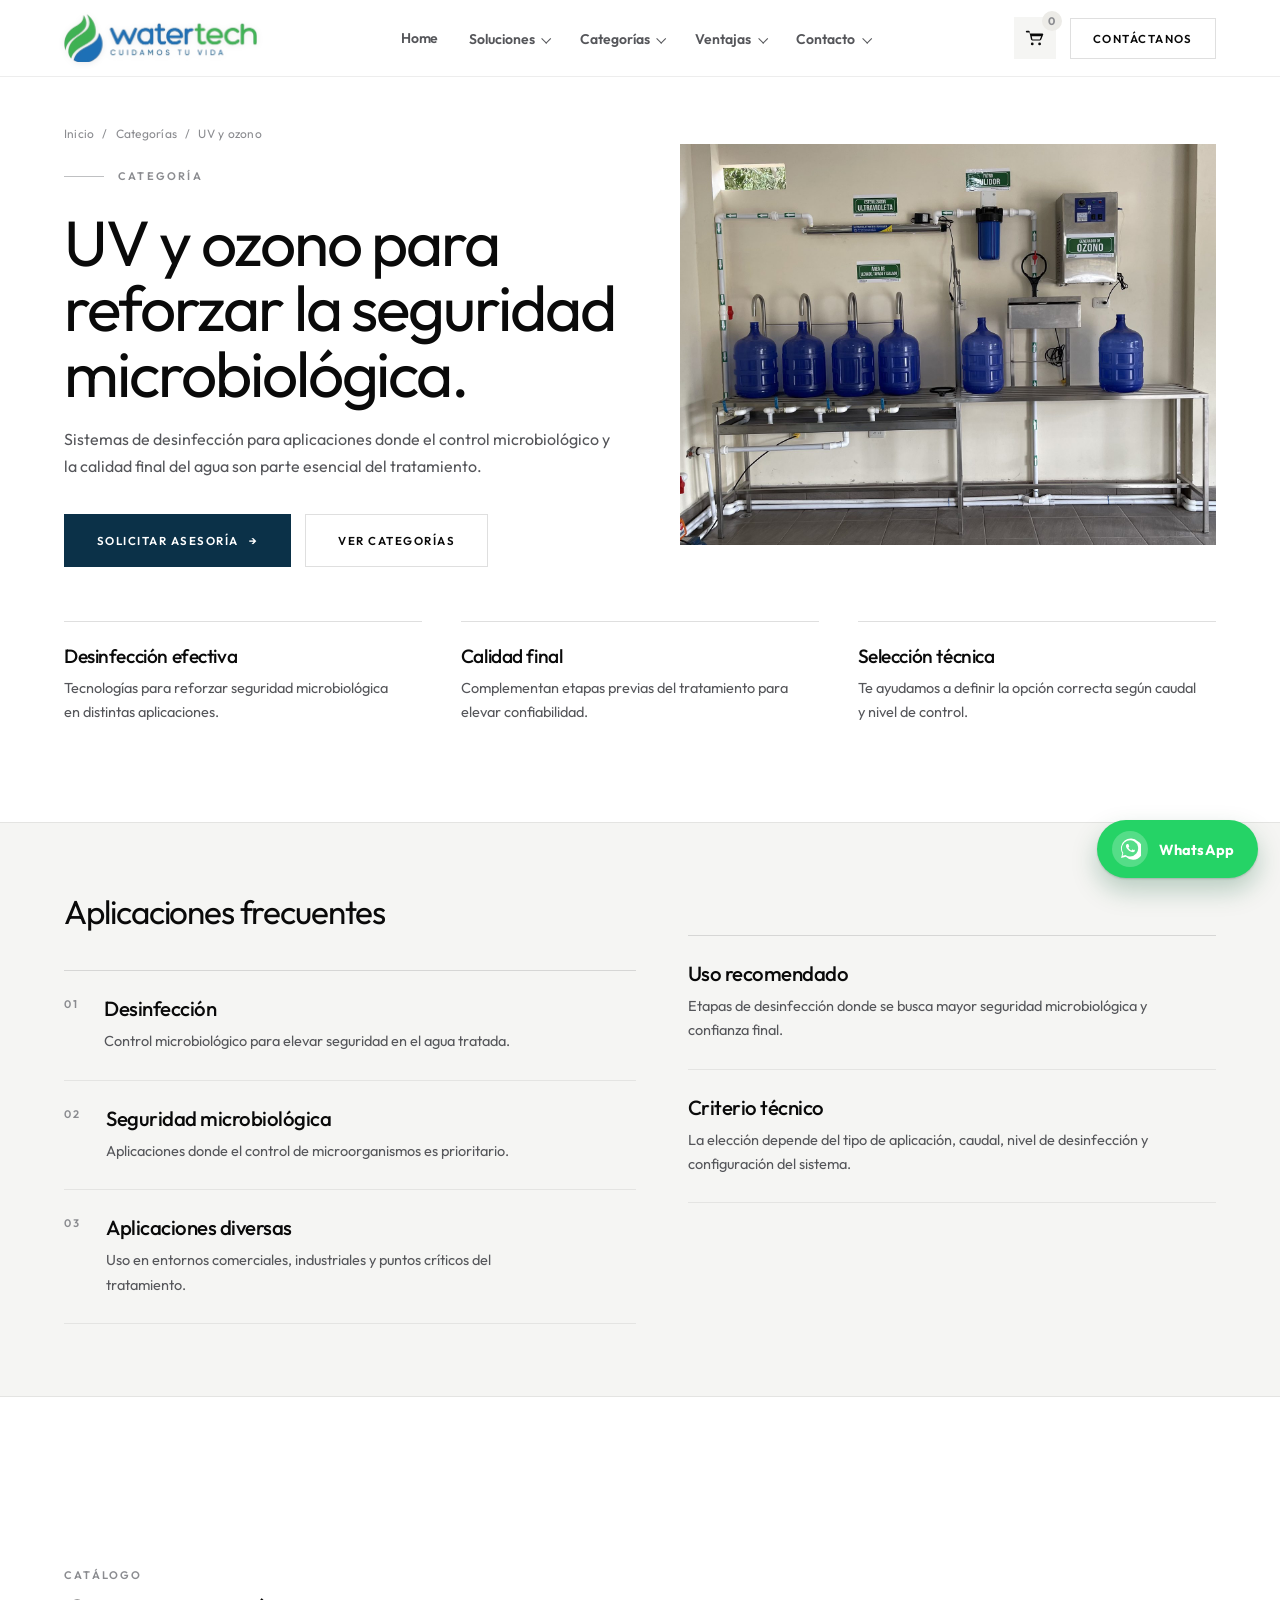
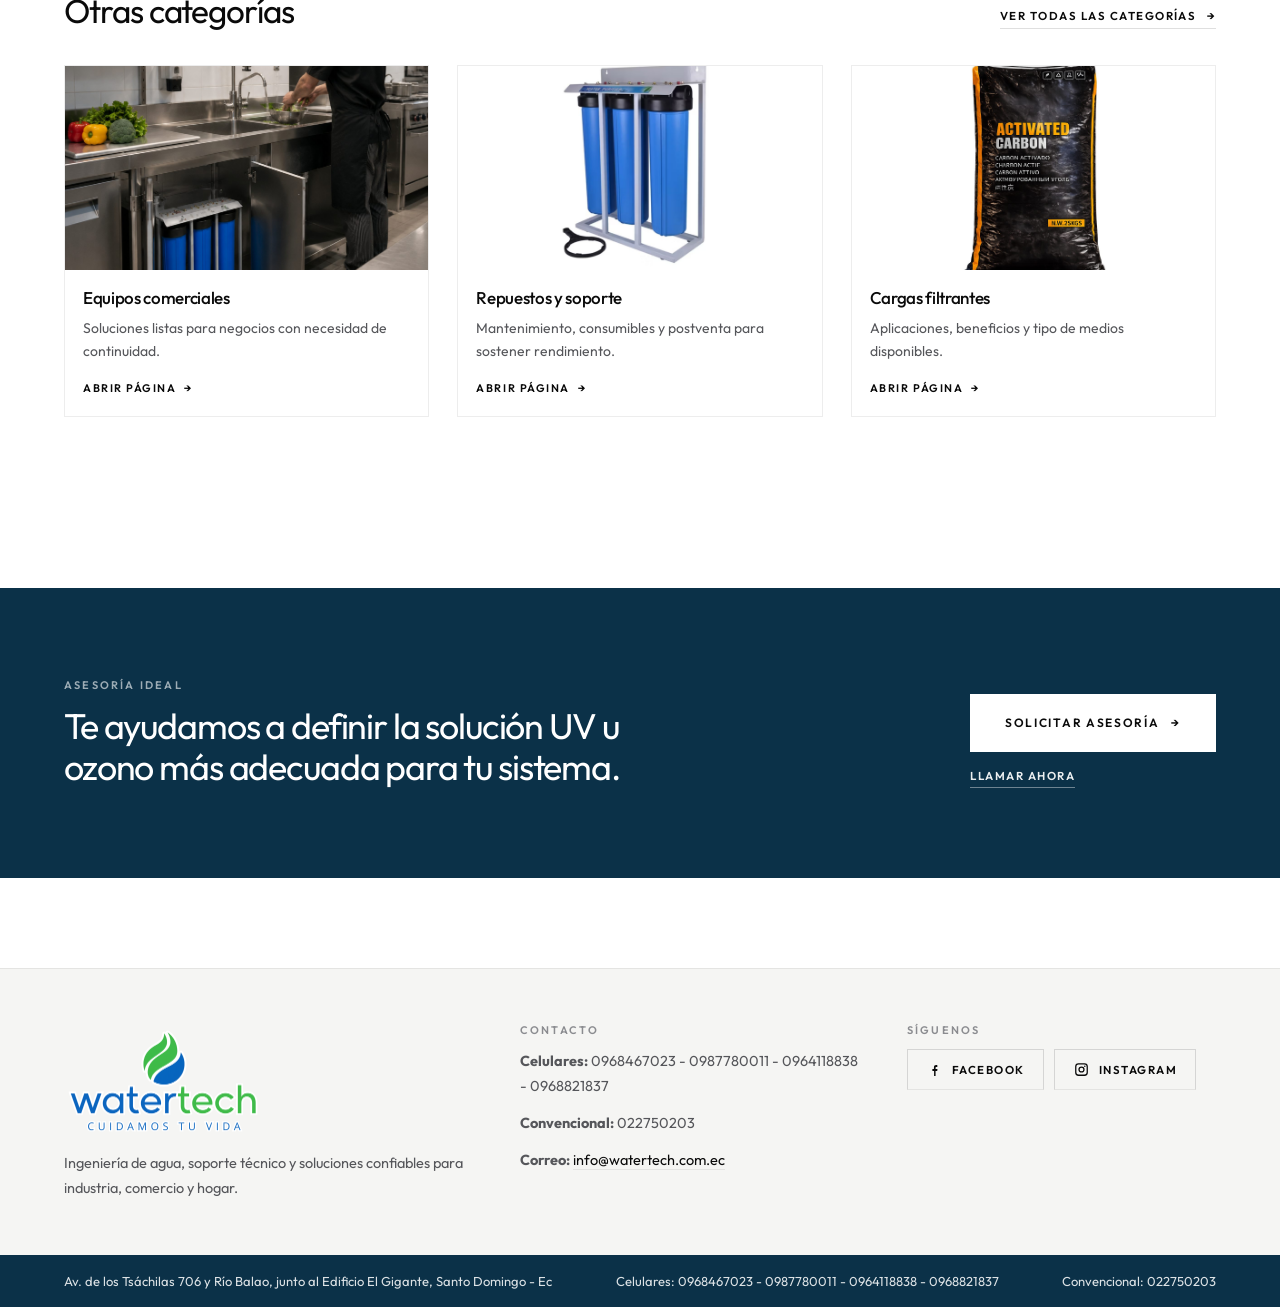
<file: uv-ozono.html>
<!DOCTYPE html>
<html lang="es">
  <head>
    <meta charset="UTF-8" />
    <meta name="viewport" content="width=device-width, initial-scale=1.0" />
    <link rel="icon" href="favicon.ico" sizes="any" />
    <link rel="apple-touch-icon" href="favicon-512.png" />
    <title>UV y Ozono | Water Tech</title>
    <link rel="preconnect" href="https://fonts.googleapis.com" />
    <link rel="preconnect" href="https://fonts.gstatic.com" crossorigin />
    <link href="https://fonts.googleapis.com/css2?family=Outfit:wght@300;400;500;600;700;800&display=swap" rel="stylesheet" />
    <link rel="stylesheet" href="styles.css" />
    <link rel="stylesheet" href="pages.css" />
    <script>
      (function () {
        var d = document.documentElement;
        if (window.matchMedia("(prefers-reduced-motion: reduce)").matches) return;
        d.classList.add("reveal-anim");
        window.__revealMotionReady = false;
        window.setTimeout(function () {
          if (!window.__revealMotionReady) d.classList.remove("reveal-anim");
        }, 2000);
      })();
    </script>
  </head>
  <body class="inner-page">
    <div class="site-shell">
      <header class="topbar"><a class="brand" href="index.html" aria-label="Water Tech inicio"><img src="assets/home-v2/logo-watertech.png" alt="Water Tech" class="brand-logo" /></a><nav class="nav"><div class="nav-item"><a href="soluciones.html">Soluciones</a><div class="dropdown-menu"><a href="industrial.html">Industrial</a><a href="comercial.html">Comercial</a><a href="residencial.html">Residencial</a></div></div><div class="nav-item"><a href="categorias.html">Categorías</a><div class="dropdown-menu dropdown-menu-wide"><a href="equipos-industriales.html">Equipos industriales</a>
              <a href="equipos-comerciales.html">Equipos comerciales</a>
              <a href="repuestos-soporte.html">Repuestos y soporte</a>
              <a href="membranas-ro-uf.html">Membranas RO y UF</a>
              <a href="uv-ozono.html">UV y ozono</a>
              <a href="cargas-filtrantes.html">Cargas filtrantes</a></div></div><div class="nav-item"><a href="ventajas.html">Ventajas</a><div class="dropdown-menu"><a href="ventajas.html">Por qué elegirnos</a><a href="contacto.html">Solicitar asesoría</a></div></div><div class="nav-item"><a href="contacto.html">Contacto</a><div class="dropdown-menu"><a href="contacto.html">Sucursales</a><a href="mailto:info@watertech.com.ec">Correo</a><a href="tel:+593968467023">Llamar ahora</a></div></div></nav><a class="button button-ghost" href="contacto.html">Cotizar</a></header>

      <main class="page-main">
        <!-- ============ HERO ============ -->
        <section class="ui-hero" aria-labelledby="ui-cat-title">
          <div class="ui-split">
            <div class="ui-split-copy">
              <nav class="breadcrumbs" aria-label="Ruta de navegación">
                <a href="index.html">Inicio</a><span>/</span><a href="categorias.html">Categorías</a><span>/</span><span>UV y ozono</span>
              </nav>
              <p class="eyebrow">Categoría</p>
              <h1 class="ui-display" id="ui-cat-title">UV y ozono para reforzar la seguridad microbiológica.</h1>
              <p class="ui-lead">Sistemas de desinfección para aplicaciones donde el control microbiológico y la calidad final del agua son parte esencial del tratamiento.</p>
              <div class="ui-actions">
                <a class="button button-primary" href="contacto.html">Solicitar asesoría <span aria-hidden="true">→</span></a>
                <a class="button button-secondary" href="categorias.html">Ver categorías</a>
              </div>
            </div>
            <figure class="ui-media ui-media--4x3" data-reveal>
              <img src="assets/fotos/uv-ozono-equipos.jpg" alt="Equipos de desinfección ultravioleta y ozono instalados" width="1600" height="1200" decoding="async" />
            </figure>
          </div>
          <ul class="ui-facts">
            <li class="ui-fact" data-reveal>
              <strong class="ui-fact-title">Desinfección efectiva</strong>
              <span class="ui-fact-text">Tecnologías para reforzar seguridad microbiológica en distintas aplicaciones.</span>
            </li>
            <li class="ui-fact" data-reveal>
              <strong class="ui-fact-title">Calidad final</strong>
              <span class="ui-fact-text">Complementan etapas previas del tratamiento para elevar confiabilidad.</span>
            </li>
            <li class="ui-fact" data-reveal>
              <strong class="ui-fact-title">Selección técnica</strong>
              <span class="ui-fact-text">Te ayudamos a definir la opción correcta según caudal y nivel de control.</span>
            </li>
          </ul>
        </section>

        <!-- ============ REFERENCIA ============ -->
        <section class="ui-band" aria-labelledby="ui-uso-title">
          <div class="ui-band-inner">
            <div class="ui-split ui-split--top">
              <div data-reveal>
                <h2 class="ui-h2 ui-h2--sm" id="ui-uso-title">Aplicaciones frecuentes</h2>
                <ol class="ui-list">
                  <li class="ui-list-item">
                    <span class="ui-list-num">01</span>
                    <div>
                      <h3 class="ui-list-title">Desinfección</h3>
                      <p class="ui-list-text">Control microbiológico para elevar seguridad en el agua tratada.</p>
                    </div>
                  </li>
                  <li class="ui-list-item">
                    <span class="ui-list-num">02</span>
                    <div>
                      <h3 class="ui-list-title">Seguridad microbiológica</h3>
                      <p class="ui-list-text">Aplicaciones donde el control de microorganismos es prioritario.</p>
                    </div>
                  </li>
                  <li class="ui-list-item">
                    <span class="ui-list-num">03</span>
                    <div>
                      <h3 class="ui-list-title">Aplicaciones diversas</h3>
                      <p class="ui-list-text">Uso en entornos comerciales, industriales y puntos críticos del tratamiento.</p>
                    </div>
                  </li>
                </ol>
              </div>
              <ul class="ui-list ui-list--plain" data-reveal>
                <li class="ui-list-item">
                  <div>
                    <h3 class="ui-list-title">Uso recomendado</h3>
                    <p class="ui-list-text">Etapas de desinfección donde se busca mayor seguridad microbiológica y confianza final.</p>
                  </div>
                </li>
                <li class="ui-list-item">
                  <div>
                    <h3 class="ui-list-title">Criterio técnico</h3>
                    <p class="ui-list-text">La elección depende del tipo de aplicación, caudal, nivel de desinfección y configuración del sistema.</p>
                  </div>
                </li>
              </ul>
            </div>
          </div>
        </section>

        <!-- ============ OTRAS CATEGORÍAS ============ -->
        <section class="ui-catalog ui-catalog--plain" aria-labelledby="ui-otras-title">
          <div class="ui-catalog-inner">
            <header class="ui-catalog-head" data-reveal>
              <div>
                <p class="ui-kicker">Catálogo</p>
                <h2 class="ui-h2 ui-h2--sm" id="ui-otras-title">Otras categorías</h2>
              </div>
              <a class="ui-link" href="categorias.html">Ver todas las categorías <span aria-hidden="true">→</span></a>
            </header>
            <div class="ui-card-grid ui-card-grid--3">
              <a class="ui-card" href="equipos-comerciales.html" data-reveal>
                <span class="ui-card-media ui-card-media--16x9">
                  <img src="assets/fotos/comercial-restaurante.jpg" alt="Filtración instalada bajo el lavadero de un restaurante" width="1600" height="1200" loading="lazy" decoding="async" />
                </span>
                <span class="ui-card-body">
                  <span class="ui-card-title">Equipos comerciales</span>
                  <span class="ui-card-text">Soluciones listas para negocios con necesidad de continuidad.</span>
                  <span class="ui-card-cta">Abrir página <span aria-hidden="true">→</span></span>
                </span>
              </a>
              <a class="ui-card" href="repuestos-soporte.html" data-reveal>
                <span class="ui-card-media ui-card-media--16x9">
                  <img src="assets/fotos/repuestos-equipo.jpg" alt="Equipo de ósmosis inversa de tres etapas" width="1600" height="1200" loading="lazy" decoding="async" />
                </span>
                <span class="ui-card-body">
                  <span class="ui-card-title">Repuestos y soporte</span>
                  <span class="ui-card-text">Mantenimiento, consumibles y postventa para sostener rendimiento.</span>
                  <span class="ui-card-cta">Abrir página <span aria-hidden="true">→</span></span>
                </span>
              </a>
              <a class="ui-card" href="cargas-filtrantes.html" data-reveal>
                <span class="ui-card-media ui-card-media--16x9">
                  <img src="assets/fotos/cargas-medios.jpg" alt="Saco de carbón activado para cargas filtrantes" width="1600" height="1200" loading="lazy" decoding="async" />
                </span>
                <span class="ui-card-body">
                  <span class="ui-card-title">Cargas filtrantes</span>
                  <span class="ui-card-text">Aplicaciones, beneficios y tipo de medios disponibles.</span>
                  <span class="ui-card-cta">Abrir página <span aria-hidden="true">→</span></span>
                </span>
              </a>
            </div>
          </div>
        </section>

        <!-- ============ CTA ============ -->
        <section class="ui-cta" aria-labelledby="ui-cta-title">
          <div class="ui-cta-inner">
            <div class="ui-cta-copy" data-reveal>
              <p class="ui-kicker">Asesoría ideal</p>
              <h2 class="ui-cta-title" id="ui-cta-title">Te ayudamos a definir la solución UV u ozono más adecuada para tu sistema.</h2>
            </div>
            <div class="ui-cta-actions" data-reveal>
              <a class="button button-primary" href="contacto.html">Solicitar asesoría <span aria-hidden="true">→</span></a>
              <a class="button button-secondary" href="tel:+593968467023">Llamar ahora</a>
            </div>
          </div>
        </section>
      </main>
    </div>
    <script src="site.js"></script>
  </body>
</html>
</file>
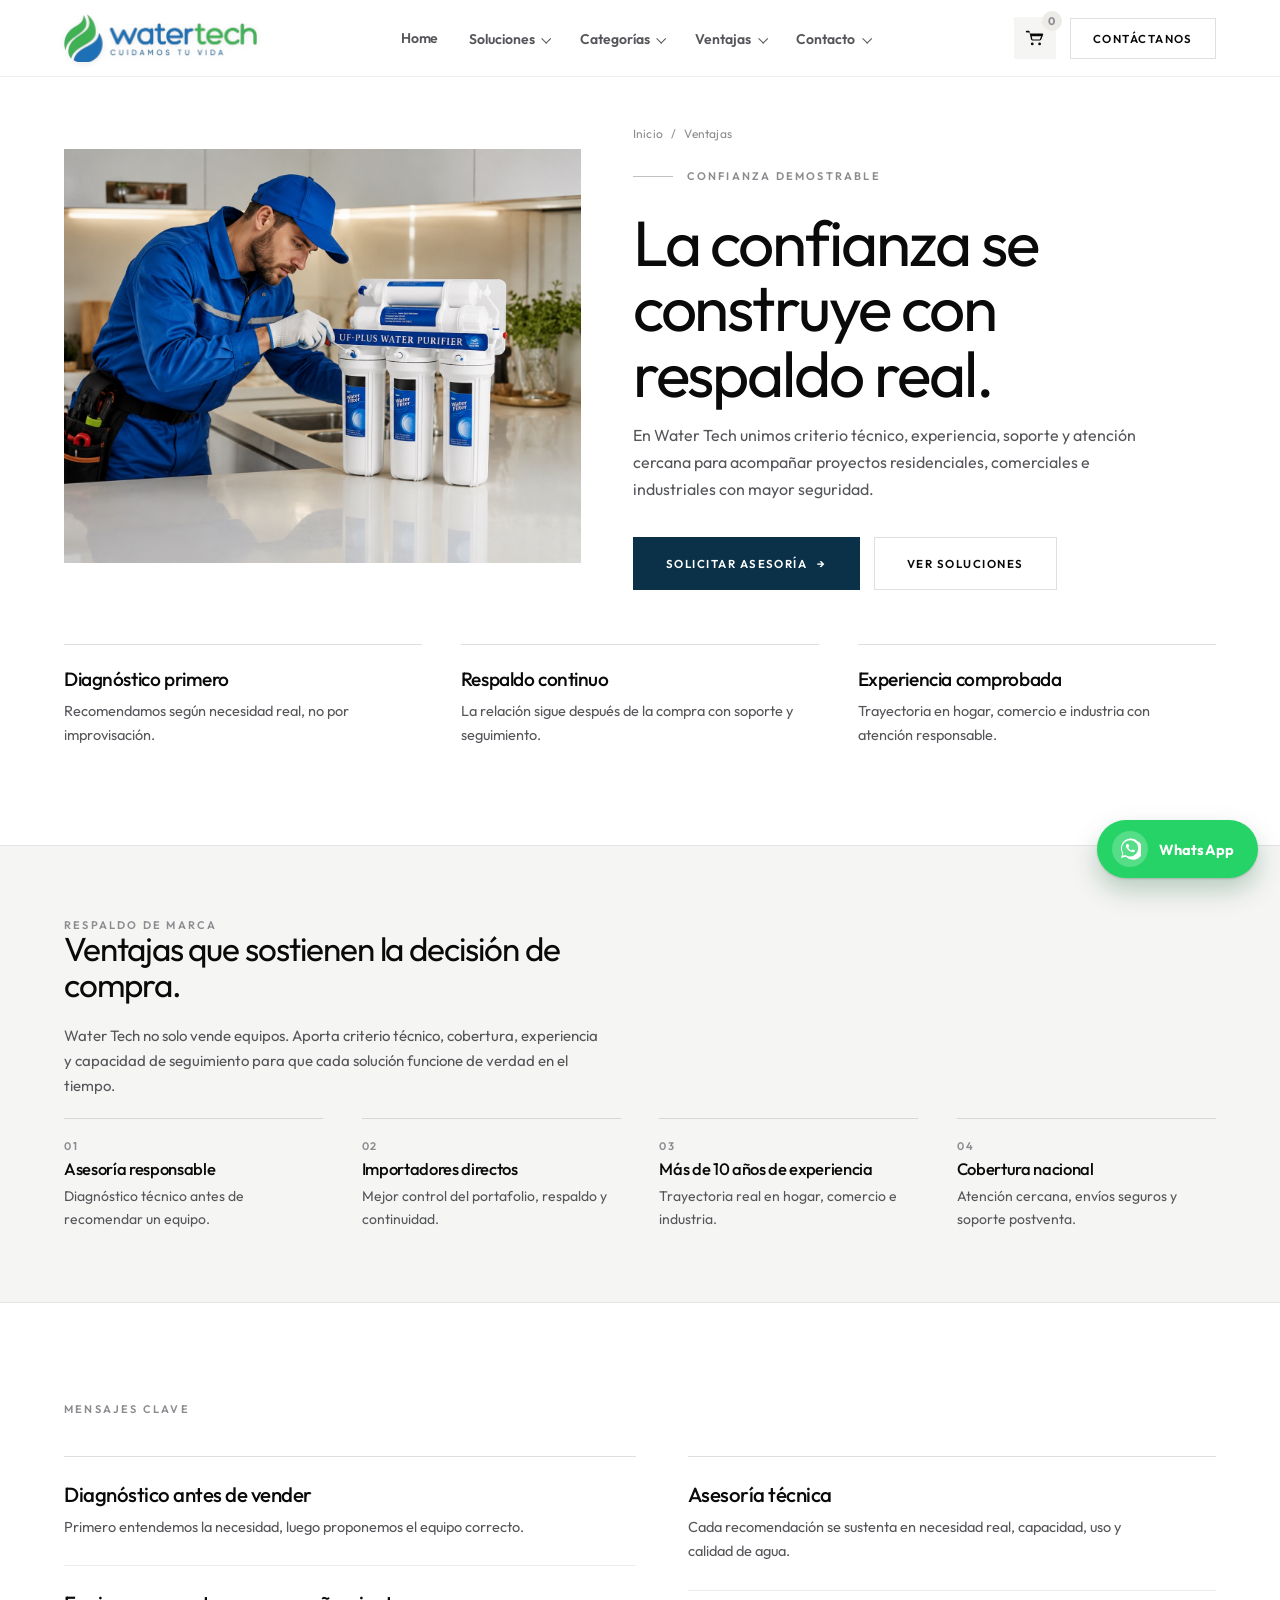
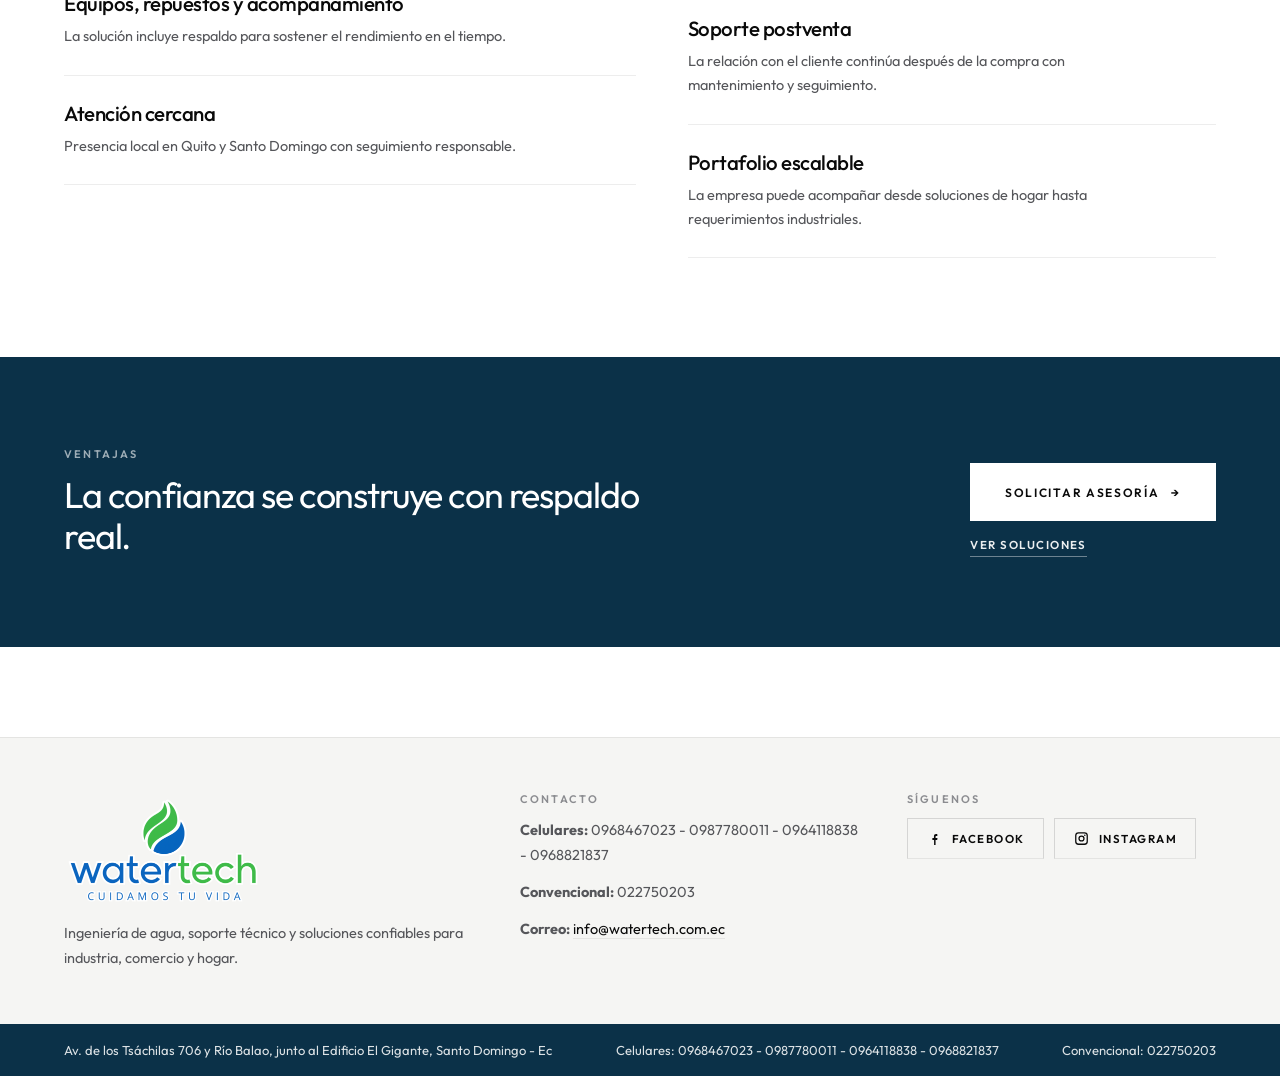
<file: ventajas.html>
<!DOCTYPE html>
<html lang="es">
  <head>
    <meta charset="UTF-8" />
    <meta name="viewport" content="width=device-width, initial-scale=1.0" />
    <link rel="icon" href="favicon.ico" sizes="any" />
    <link rel="apple-touch-icon" href="favicon-512.png" />
    <title>Por Que Elegirnos | Water Tech</title>
    <link rel="preconnect" href="https://fonts.googleapis.com" />
    <link rel="preconnect" href="https://fonts.gstatic.com" crossorigin />
    <link href="https://fonts.googleapis.com/css2?family=Outfit:wght@300;400;500;600;700;800&display=swap" rel="stylesheet" />
    <link rel="stylesheet" href="styles.css" />
    <link rel="stylesheet" href="pages.css" />
    <script>
      (function () {
        var d = document.documentElement;
        if (window.matchMedia("(prefers-reduced-motion: reduce)").matches) return;
        d.classList.add("reveal-anim");
        window.__revealMotionReady = false;
        window.setTimeout(function () {
          if (!window.__revealMotionReady) d.classList.remove("reveal-anim");
        }, 2000);
      })();
    </script>
  </head>
  <body class="inner-page">
    <div class="site-shell">
      <header class="topbar"><a class="brand" href="index.html" aria-label="Water Tech inicio"><img src="assets/home-v2/logo-watertech.png" alt="Water Tech" class="brand-logo" /></a><nav class="nav"><div class="nav-item"><a href="soluciones.html">Soluciones</a><div class="dropdown-menu"><a href="industrial.html">Industrial</a><a href="comercial.html">Comercial</a><a href="residencial.html">Residencial</a></div></div><div class="nav-item"><a href="categorias.html">Categorías</a><div class="dropdown-menu dropdown-menu-wide"><a href="equipos-industriales.html">Equipos industriales</a>
              <a href="equipos-comerciales.html">Equipos comerciales</a>
              <a href="repuestos-soporte.html">Repuestos y soporte</a>
              <a href="membranas-ro-uf.html">Membranas RO y UF</a>
              <a href="uv-ozono.html">UV y ozono</a>
              <a href="cargas-filtrantes.html">Cargas filtrantes</a></div></div><div class="nav-item"><a href="ventajas.html">Ventajas</a><div class="dropdown-menu"><a href="ventajas.html">Por qué elegirnos</a><a href="contacto.html">Solicitar asesoría</a></div></div><div class="nav-item"><a href="contacto.html">Contacto</a><div class="dropdown-menu"><a href="contacto.html">Sucursales</a><a href="mailto:info@watertech.com.ec">Correo</a><a href="tel:+593968467023">Llamar ahora</a></div></div></nav><a class="button button-ghost" href="contacto.html">Cotizar</a></header>

      <main class="page-main">
        <!-- ============ 1 · HERO (media a la izquierda) ============ -->
        <section class="ui-hero" aria-labelledby="ui-ventajas-title">
          <div class="ui-split ui-split--media">
            <figure class="ui-media ui-media--5x4" data-reveal>
              <img
                src="assets/advantages/respaldo-tecnico.jpg"
                alt="Técnico de Water Tech instalando un purificador en la cocina de una casa"
                width="1400"
                height="1120"
                decoding="async"
              />
            </figure>
            <div class="ui-split-copy">
              <nav class="breadcrumbs" aria-label="Ruta de navegación">
                <a href="index.html">Inicio</a><span>/</span><span>Ventajas</span>
              </nav>
              <p class="eyebrow">Confianza demostrable</p>
              <h1 class="ui-display" id="ui-ventajas-title">La confianza se construye con respaldo real.</h1>
              <p class="ui-lead">En Water Tech unimos criterio técnico, experiencia, soporte y atención cercana para acompañar proyectos residenciales, comerciales e industriales con mayor seguridad.</p>
              <div class="ui-actions">
                <a class="button button-primary" href="contacto.html">Solicitar asesoría <span aria-hidden="true">→</span></a>
                <a class="button button-secondary" href="soluciones.html">Ver soluciones</a>
              </div>
            </div>
          </div>
          <ul class="ui-facts">
            <li class="ui-fact" data-reveal>
              <strong class="ui-fact-title">Diagnóstico primero</strong>
              <span class="ui-fact-text">Recomendamos según necesidad real, no por improvisación.</span>
            </li>
            <li class="ui-fact" data-reveal>
              <strong class="ui-fact-title">Respaldo continuo</strong>
              <span class="ui-fact-text">La relación sigue después de la compra con soporte y seguimiento.</span>
            </li>
            <li class="ui-fact" data-reveal>
              <strong class="ui-fact-title">Experiencia comprobada</strong>
              <span class="ui-fact-text">Trayectoria en hogar, comercio e industria con atención responsable.</span>
            </li>
          </ul>
        </section>

        <!-- ============ 2 · RESPALDO DE MARCA ============ -->
        <section class="ui-band" aria-labelledby="ui-respaldo-title">
          <div class="ui-band-inner">
            <div data-reveal>
              <p class="ui-kicker">Respaldo de marca</p>
              <h2 class="ui-h2 ui-h2--sm" id="ui-respaldo-title">Ventajas que sostienen la decisión de compra.</h2>
              <p class="ui-lead ui-lead--sm">Water Tech no solo vende equipos. Aporta criterio técnico, cobertura, experiencia y capacidad de seguimiento para que cada solución funcione de verdad en el tiempo.</p>
            </div>
            <ul class="ui-facts ui-facts--4">
              <li class="ui-fact" data-reveal>
                <span class="ui-fact-num">01</span>
                <strong class="ui-fact-title">Asesoría responsable</strong>
                <span class="ui-fact-text">Diagnóstico técnico antes de recomendar un equipo.</span>
              </li>
              <li class="ui-fact" data-reveal>
                <span class="ui-fact-num">02</span>
                <strong class="ui-fact-title">Importadores directos</strong>
                <span class="ui-fact-text">Mejor control del portafolio, respaldo y continuidad.</span>
              </li>
              <li class="ui-fact" data-reveal>
                <span class="ui-fact-num">03</span>
                <strong class="ui-fact-title">Más de 10 años de experiencia</strong>
                <span class="ui-fact-text">Trayectoria real en hogar, comercio e industria.</span>
              </li>
              <li class="ui-fact" data-reveal>
                <span class="ui-fact-num">04</span>
                <strong class="ui-fact-title">Cobertura nacional</strong>
                <span class="ui-fact-text">Atención cercana, envíos seguros y soporte postventa.</span>
              </li>
            </ul>
          </div>
        </section>

        <!-- ============ 3 · MENSAJES CLAVE ============ -->
        <section class="ui-section" aria-label="Mensajes clave">
          <header class="ui-head" data-reveal>
            <p class="ui-kicker">Mensajes clave</p>
          </header>
          <div class="ui-split ui-split--top">
            <ul class="ui-list ui-list--plain" data-reveal>
              <li class="ui-list-item">
                <div>
                  <h3 class="ui-list-title">Diagnóstico antes de vender</h3>
                  <p class="ui-list-text">Primero entendemos la necesidad, luego proponemos el equipo correcto.</p>
                </div>
              </li>
              <li class="ui-list-item">
                <div>
                  <h3 class="ui-list-title">Equipos, repuestos y acompañamiento</h3>
                  <p class="ui-list-text">La solución incluye respaldo para sostener el rendimiento en el tiempo.</p>
                </div>
              </li>
              <li class="ui-list-item">
                <div>
                  <h3 class="ui-list-title">Atención cercana</h3>
                  <p class="ui-list-text">Presencia local en Quito y Santo Domingo con seguimiento responsable.</p>
                </div>
              </li>
            </ul>
            <ul class="ui-list ui-list--plain" data-reveal>
              <li class="ui-list-item">
                <div>
                  <h3 class="ui-list-title">Asesoría técnica</h3>
                  <p class="ui-list-text">Cada recomendación se sustenta en necesidad real, capacidad, uso y calidad de agua.</p>
                </div>
              </li>
              <li class="ui-list-item">
                <div>
                  <h3 class="ui-list-title">Soporte postventa</h3>
                  <p class="ui-list-text">La relación con el cliente continúa después de la compra con mantenimiento y seguimiento.</p>
                </div>
              </li>
              <li class="ui-list-item">
                <div>
                  <h3 class="ui-list-title">Portafolio escalable</h3>
                  <p class="ui-list-text">La empresa puede acompañar desde soluciones de hogar hasta requerimientos industriales.</p>
                </div>
              </li>
            </ul>
          </div>
        </section>

        <!-- ============ 4 · CTA ============ -->
        <section class="ui-cta" aria-labelledby="ui-cta-title">
          <div class="ui-cta-inner">
            <div class="ui-cta-copy" data-reveal>
              <p class="ui-kicker">Ventajas</p>
              <h2 class="ui-cta-title" id="ui-cta-title">La confianza se construye con respaldo real.</h2>
            </div>
            <div class="ui-cta-actions" data-reveal>
              <a class="button button-primary" href="contacto.html">Solicitar asesoría <span aria-hidden="true">→</span></a>
              <a class="button button-secondary" href="soluciones.html">Ver soluciones</a>
            </div>
          </div>
        </section>
      </main>
    </div>
    <script src="site.js"></script>
  </body>
</html>
</file>
<file: styles.css>
/* ============================================================
   WATER TECH — DESIGN SYSTEM (FUENTE ÚNICA DE TOKENS)
   Esta capa define la identidad visual del sitio completo.
   home.css (.home-redesign) y pages.css (body.inner-page) ya NO
   redefinen tokens: solo los consumen desde aquí.

   Los tokens con prefijo --wt-* son la capa canónica nueva.
   Los tokens antiguos (--bg, --blue, --radius-*, --shadow, ...) se
   conservan como alias para no romper reglas existentes.
   ============================================================ */
:root {
  /* --- Color: papel y tinta --- */
  --wt-paper: #ffffff;
  --wt-paper-warm: #f5f5f3;
  --wt-paper-deep: #ecebe7;
  --wt-ink: #0a0a0a;
  --wt-ink-soft: #55565a;
  --wt-ink-faint: #8b8c90;
  --wt-line: rgba(10, 10, 10, 0.13);
  --wt-line-soft: rgba(10, 10, 10, 0.07);

  /* --- Color: marca --- */
  --wt-accent: #0b3148;
  --wt-accent-soft: #14506f;
  --wt-accent-strong: #08233f;
  --wt-brand-blue: #1570c9;
  --wt-brand-blue-deep: #0b4d94;
  --wt-brand-green: #39c449;
  --wt-brand-green-deep: #25983a;
  --wt-gold: #d5a44b;
  --wt-danger: #b64545;

  /* --- Tipografía --- */
  --wt-font-display: "Outfit", system-ui, sans-serif;
  --wt-font-body: "Outfit", system-ui, sans-serif;
  --wt-fw-light: 300;
  --wt-fw-regular: 400;
  --wt-fw-medium: 500;
  --wt-fw-semibold: 600;
  --wt-fw-bold: 700;
  --wt-fw-black: 800;

  /* --- Escala tipográfica --- */
  --wt-text-xs: 0.72rem;
  --wt-text-sm: 0.85rem;
  --wt-text-base: 1rem;
  --wt-text-md: 1.125rem;
  --wt-text-lg: 1.375rem;
  --wt-text-xl: 1.75rem;
  --wt-text-2xl: clamp(2rem, 3.4vw, 3rem);
  --wt-text-3xl: clamp(2.6rem, 6vw, 5.2rem);

  /* --- Contenedores y espaciado --- */
  --wt-max: 1600px;
  --wt-narrow: 62ch;
  --wt-pad-x: clamp(20px, 5vw, 80px);
  --wt-gap-s: clamp(56px, 7vh, 96px);
  --wt-gap-m: clamp(96px, 12vh, 168px);
  --wt-gap-l: clamp(128px, 17vh, 232px);

  /* --- Radios: lenguaje moderno de esquinas rectas --- */
  --wt-radius-0: 0px;
  --wt-radius-sm: 4px;
  --wt-radius-md: 8px;
  --wt-radius-lg: 16px;
  --wt-radius-pill: 999px;

  /* --- Sombras --- */
  --wt-shadow-sm: 0 8px 24px rgba(10, 10, 10, 0.06);
  --wt-shadow-md: 0 20px 60px rgba(10, 10, 10, 0.1);
  --wt-shadow-lg: 0 30px 90px rgba(10, 10, 10, 0.14);

  /* --- Movimiento --- */
  --wt-ease: cubic-bezier(0.22, 0.61, 0.36, 1);
  --wt-ease-out: cubic-bezier(0.16, 1, 0.3, 1);
  --wt-dur-fast: 140ms;
  --wt-dur-base: 220ms;
  --wt-dur-slow: 420ms;

  /* --- Layout --- */
  --wt-header-h: 88px;
  --wt-logo-header-h: 48px;
  --wt-logo-footer-w: 180px;
  --wt-logo-side-w: 200px;

  /* --- Breakpoints de referencia (documentación viva) ---
     Se usan literales en @media porque CSS no permite var() en queries:
     móvil 640 · tablet 860/980 · laptop 1080/1180 · escritorio 1440 */

  /* --- Alias de compatibilidad (capa antigua) --- */
  --bg: var(--wt-paper);
  --bg-soft: var(--wt-paper-warm);
  --panel: rgba(255, 255, 255, 0.9);
  --panel-strong: var(--wt-paper);
  --text: var(--wt-ink);
  --muted: var(--wt-ink-soft);
  --line: var(--wt-line);
  --blue: var(--wt-brand-blue);
  --blue-deep: var(--wt-accent);
  --green: var(--wt-brand-green);
  --green-deep: var(--wt-brand-green-deep);
  --navy: var(--wt-accent-strong);
  --gold: var(--wt-gold);
  --shadow: var(--wt-shadow-md);
  --radius-xl: var(--wt-radius-lg);
  --radius-lg: var(--wt-radius-md);
  --radius-md: var(--wt-radius-sm);
  --max-width: 1180px;
}

* {
  box-sizing: border-box;
}

/* Foco visible coherente en todo el sitio (base de accesibilidad).
   Los componentes con estilo propio (nav, botones) lo refinan encima. */
:focus-visible {
  outline: 2px solid var(--wt-accent);
  outline-offset: 3px;
}

html {
  scroll-behavior: smooth;
}

@media (prefers-reduced-motion: reduce) {
  html {
    scroll-behavior: auto;
  }

  *,
  *::before,
  *::after {
    animation-duration: 0.001ms !important;
    animation-iteration-count: 1 !important;
    transition-duration: 0.001ms !important;
  }
}

body {
  margin: 0;
  font-family: var(--wt-font-body);
  color: var(--text);
  background:
    radial-gradient(circle at 10% 8%, rgba(24, 111, 200, 0.24), transparent 24%),
    radial-gradient(circle at 88% 10%, rgba(57, 196, 73, 0.12), transparent 16%),
    radial-gradient(circle at 50% 74%, rgba(8, 35, 63, 0.24), transparent 36%),
    radial-gradient(circle at 82% 86%, rgba(213, 164, 75, 0.1), transparent 18%),
    linear-gradient(135deg, #f9fcff 0%, #edf4fb 16%, #dbe6f1 44%, #cedbe8 64%, #e5edf5 84%, #fbfdff 100%);
}

body::before {
  content: "";
  position: fixed;
  inset: 0;
  background:
    linear-gradient(rgba(10, 45, 82, 0.04) 1px, transparent 1px),
    linear-gradient(90deg, rgba(10, 45, 82, 0.04) 1px, transparent 1px),
    linear-gradient(180deg, rgba(255, 255, 255, 0.42), rgba(255, 255, 255, 0.04));
  background-size: 92px 92px, 92px 92px, 100% 100%;
  mask-image: linear-gradient(180deg, rgba(0, 0, 0, 0.7), transparent 92%);
  pointer-events: none;
}

body::after {
  content: "";
  position: fixed;
  inset: 0;
  background:
    linear-gradient(115deg, rgba(255, 255, 255, 0.28) 0%, transparent 26%, transparent 74%, rgba(255, 255, 255, 0.16) 100%),
    radial-gradient(circle at 52% 24%, rgba(255, 255, 255, 0.38), transparent 16%),
    radial-gradient(circle at 20% 78%, rgba(13, 58, 104, 0.18), transparent 26%),
    url("assets/logos/logo-watertech-official.png") center 18% / min(760px, 54vw) auto no-repeat;
  opacity: 0.11;
  mix-blend-mode: soft-light;
  filter: saturate(0.94) blur(0.3px);
  pointer-events: none;
}

.site-shell {
  width: min(calc(100% - 32px), var(--max-width));
  margin: 0 auto;
  padding: 28px 0 56px;
}

.utility-bar,
.topbar,
.hero,
.trust-strip,
.section,
.contact-banner,
.site-footer {
  position: relative;
  z-index: 1;
}

.utility-bar {
  margin-bottom: 14px;
  border-radius: 18px;
  background: linear-gradient(135deg, #144d88, #1a6fbe 58%, #2a8be0 100%);
  box-shadow: 0 20px 44px rgba(10, 45, 82, 0.22);
  color: #ffffff;
}

.utility-bar-inner {
  display: flex;
  align-items: center;
  justify-content: space-between;
  gap: 16px;
  padding: 12px 18px;
}

.utility-item {
  display: inline-flex;
  align-items: center;
  gap: 10px;
  min-width: 0;
  color: inherit;
  font-size: 0.95rem;
}

.utility-link {
  text-decoration: none;
}

.utility-label {
  display: inline-flex;
  align-items: center;
  padding: 5px 10px;
  border-radius: 999px;
  background: rgba(255, 255, 255, 0.16);
  font-size: 0.76rem;
  font-weight: 800;
  letter-spacing: 0.08em;
  text-transform: uppercase;
}

.topbar {
  display: grid;
  gap: 0;
  padding: 0;
  border: 1px solid rgba(10, 45, 82, 0.14);
  border-radius: 28px;
  background:
    linear-gradient(180deg, rgba(255, 255, 255, 0.9), rgba(241, 247, 252, 0.88));
  backdrop-filter: blur(20px);
  box-shadow: 0 22px 56px rgba(8, 35, 63, 0.1);
  overflow: visible;
  z-index: 80;
}

.topbar-main {
  display: grid;
  grid-template-columns: auto 1fr auto;
  align-items: center;
  gap: 24px;
  padding: 18px 24px 16px;
}

.topbar-nav {
  display: flex;
  justify-content: center;
  padding: 16px 24px 18px;
  border-top: 1px solid rgba(18, 92, 168, 0.1);
}

.brand {
  display: inline-flex;
  align-items: center;
  color: inherit;
  text-decoration: none;
}

.brand-logo {
  width: min(250px, 34vw);
  height: var(--wt-logo-header-h);
  display: block;
}

.header-phone-row {
  display: flex;
  align-items: stretch;
  justify-content: center;
  gap: 14px;
  min-width: 0;
}

.header-phone-card {
  display: grid;
  gap: 6px;
  min-width: 0;
  padding: 14px 16px;
  border: 1px solid rgba(18, 92, 168, 0.1);
  border-radius: 18px;
  background: linear-gradient(180deg, rgba(249, 252, 255, 0.98), rgba(239, 247, 255, 0.98));
}

.header-phone-label {
  color: var(--muted);
  font-size: 0.78rem;
  font-weight: 800;
  letter-spacing: 0.08em;
  text-transform: uppercase;
}

.header-phone-card strong {
  color: var(--blue-deep);
  font-family: var(--wt-font-display);
  font-size: 1rem;
  line-height: 1.35;
}

.header-phone-lines {
  display: grid;
  gap: 2px;
}

.topbar-main-actions {
  display: inline-flex;
  align-items: center;
  gap: 12px;
}

.nav {
  display: inline-flex;
  align-items: center;
  justify-content: center;
  flex-wrap: wrap;
  gap: 24px;
}

.nav-item {
  position: relative;
}

.nav > .nav-item > a,
.nav > a {
  color: var(--muted);
  text-decoration: none;
  transition: color 0.2s ease;
}

.nav > .nav-item > a {
  display: inline-flex;
  align-items: center;
  gap: 8px;
}

.nav > .nav-item > a::after {
  content: "";
  width: 8px;
  height: 8px;
  border-right: 1.5px solid currentColor;
  border-bottom: 1.5px solid currentColor;
  transform: rotate(45deg) translateY(-1px);
  transition: transform 0.2s ease;
}

.nav a:hover,
.nav a:focus-visible {
  color: var(--text);
}

.nav-item:hover > a::after,
.nav-item:focus-within > a::after {
  transform: rotate(225deg) translateY(-1px);
}

.dropdown-menu {
  position: absolute;
  top: calc(100% + 10px);
  left: 0;
  min-width: 220px;
  display: grid;
  gap: 6px;
  padding: 12px;
  border: 1px solid rgba(21, 112, 201, 0.12);
  border-radius: 18px;
  background: rgba(255, 255, 255, 0.96);
  backdrop-filter: blur(20px);
  box-shadow: 0 24px 60px rgba(11, 39, 64, 0.14);
  opacity: 0;
  visibility: hidden;
  transform: translateY(8px);
  pointer-events: none;
  transition:
    opacity 0.22s ease,
    transform 0.22s ease,
    visibility 0.22s ease;
  z-index: 30;
}

.dropdown-menu::before {
  content: "";
  position: absolute;
  top: -7px;
  left: 24px;
  width: 14px;
  height: 14px;
  background: rgba(255, 255, 255, 0.96);
  border-left: 1px solid rgba(21, 112, 201, 0.12);
  border-top: 1px solid rgba(21, 112, 201, 0.12);
  transform: rotate(45deg);
}

.dropdown-menu a {
  display: block;
  padding: 11px 12px;
  border-radius: 12px;
  color: var(--blue-deep);
  text-decoration: none;
  line-height: 1.4;
  transition:
    background 0.2s ease,
    color 0.2s ease,
    transform 0.2s ease;
}

.dropdown-menu a:hover,
.dropdown-menu a:focus-visible {
  background: linear-gradient(135deg, rgba(21, 112, 201, 0.08), rgba(57, 196, 73, 0.08));
  color: var(--navy);
  transform: translateX(2px);
}

.nav-item.is-open .dropdown-menu,
.nav-item:hover .dropdown-menu,
.nav-item:focus-within .dropdown-menu {
  opacity: 1;
  visibility: visible;
  transform: translateY(0);
  pointer-events: auto;
}

.dropdown-menu-wide {
  min-width: 280px;
}

.button {
  display: inline-flex;
  align-items: center;
  justify-content: center;
  gap: 10px;
  min-height: 48px;
  padding: 0 24px;
  border: 1px solid transparent;
  border-radius: var(--wt-radius-0);
  font-family: var(--wt-font-display);
  font-size: var(--wt-text-sm);
  font-weight: var(--wt-fw-semibold);
  letter-spacing: 0.06em;
  text-transform: uppercase;
  text-decoration: none;
  cursor: pointer;
  transition:
    background-color var(--wt-dur-base) var(--wt-ease),
    color var(--wt-dur-base) var(--wt-ease),
    border-color var(--wt-dur-base) var(--wt-ease);
}

.button:hover,
.button:focus-visible {
  transform: none;
}

.button-primary {
  background: var(--wt-accent);
  color: #ffffff;
  box-shadow: none;
}

.button-primary:hover,
.button-primary:focus-visible {
  background: var(--wt-ink);
}

.button-secondary,
.button-ghost {
  color: var(--wt-ink);
  border: 1px solid var(--wt-line);
  background: transparent;
}

.button-secondary:hover,
.button-secondary:focus-visible,
.button-ghost:hover,
.button-ghost:focus-visible {
  background: var(--wt-ink);
  color: #ffffff;
  border-color: var(--wt-ink);
}

.topbar .button-ghost {
  min-height: 48px;
  padding: 0 22px;
  background: transparent;
  border-color: var(--wt-line);
  color: var(--wt-ink);
  box-shadow: none;
}

.topbar .button-ghost:hover,
.topbar .button-ghost:focus-visible {
  background: var(--wt-ink);
  border-color: var(--wt-ink);
  color: #ffffff;
}

.button-compact {
  min-height: 42px;
  padding: 0 16px;
  font-size: 0.95rem;
}

.cart-entry {
  position: relative;
  display: inline-flex;
  align-items: center;
  justify-content: center;
  gap: 8px;
  width: 44px;
  height: 44px;
  min-height: 0;
  padding: 0;
  border: 1px solid var(--wt-line);
  border-radius: var(--wt-radius-0);
  background: transparent;
  color: var(--wt-ink);
  text-decoration: none;
  font-weight: var(--wt-fw-semibold);
  transition:
    background-color var(--wt-dur-base) var(--wt-ease),
    color var(--wt-dur-base) var(--wt-ease),
    border-color var(--wt-dur-base) var(--wt-ease);
}

.cart-entry:hover,
.cart-entry:focus-visible {
  background: var(--wt-ink);
  color: #ffffff;
  border-color: var(--wt-ink);
}

.cart-entry-icon {
  display: inline-flex;
  align-items: center;
  justify-content: center;
  width: 22px;
  height: 22px;
}

.cart-entry-icon svg {
  width: 22px;
  height: 22px;
  fill: currentColor;
}

.cart-entry-badge {
  /* Badge en la esquina: no ensancha el botón ni empuja a sus vecinos. */
  position: absolute;
  top: -6px;
  right: -6px;
  display: inline-flex;
  align-items: center;
  justify-content: center;
  min-width: 18px;
  height: 18px;
  padding: 0 5px;
  border-radius: var(--wt-radius-pill);
  background: var(--wt-accent);
  color: #ffffff;
  font-size: 10px;
  line-height: 1;
  font-weight: var(--wt-fw-semibold);
}

.cart-entry-badge.is-empty {
  background: var(--wt-paper-deep);
  color: var(--wt-ink-faint);
}

.hero {
  display: grid;
  grid-template-columns: 1.2fr 0.8fr;
  gap: 34px;
  padding: 56px 42px;
  align-items: center;
  position: relative;
  overflow: hidden;
  border-radius: 36px;
  min-height: calc(100vh - 120px);
  isolation: isolate;
  box-shadow: 0 30px 90px rgba(11, 39, 64, 0.12);
}

.hero > * {
  position: relative;
  z-index: 1;
}

.eyebrow {
  margin: 0 0 14px;
  color: var(--green-deep);
  font-size: 0.85rem;
  font-weight: 800;
  letter-spacing: 0.12em;
  text-transform: uppercase;
}

.hero h1,
.section-heading h2,
.contact-banner h2 {
  margin: 0;
  font-family: var(--wt-font-display);
  line-height: 1.02;
}

.hero h1 {
  max-width: 11ch;
  font-size: clamp(3.4rem, 8vw, 6.2rem);
}

.hero-text,
.advantage-copy p,
.contact-banner p,
.solution-card p,
.category-card p {
  color: var(--muted);
  font-size: 1.06rem;
  line-height: 1.75;
}

.hero-text {
  max-width: 52ch;
  margin: 18px 0 0;
  font-size: 1.08rem;
}

.hero-actions {
  display: flex;
  flex-wrap: wrap;
  gap: 14px;
  margin-top: 28px;
}

.hero-metrics {
  display: flex;
  flex-wrap: wrap;
  gap: 14px;
  list-style: none;
  padding: 0;
  margin: 30px 0 0;
}

.hero-metrics li {
  display: grid;
  grid-template-columns: 54px minmax(0, 1fr);
  align-items: center;
  gap: 14px;
  flex: 1 1 210px;
  min-width: 0;
  padding: 18px 18px;
  border: 1px solid var(--line);
  border-radius: var(--radius-md);
  background: rgba(255, 255, 255, 0.28);
  backdrop-filter: blur(8px);
}

.hero-metric-icon,
.hero-grid-icon,
.signal-tag-icon {
  display: inline-flex;
  align-items: center;
  justify-content: center;
  color: var(--blue-deep);
}

.hero-metric-icon {
  width: 54px;
  height: 54px;
  border-radius: 18px;
  background:
    linear-gradient(145deg, rgba(255, 255, 255, 0.96), rgba(226, 239, 251, 0.88));
  border: 1px solid rgba(21, 112, 201, 0.12);
  box-shadow: 0 14px 30px rgba(16, 44, 73, 0.12);
}

.hero-metric-icon svg,
.hero-grid-icon svg,
.signal-tag-icon svg {
  width: 24px;
  height: 24px;
  fill: currentColor;
}

.hero-metrics strong {
  display: block;
  margin-bottom: 6px;
  font-size: 1.05rem;
  font-family: var(--wt-font-display);
}

.hero-metrics span {
  color: var(--muted);
  line-height: 1.55;
}

.hero-card {
  padding: 22px;
  border: 1px solid rgba(21, 112, 201, 0.14);
  border-radius: var(--wt-radius-lg);
  background:
    radial-gradient(circle at top right, rgba(57, 196, 73, 0.14), transparent 25%),
    linear-gradient(180deg, rgba(255, 255, 255, 0.98), rgba(242, 248, 255, 0.96));
  box-shadow: var(--wt-shadow-sm);
}

.hero-card-logo-wrap {
  display: flex;
  justify-content: flex-end;
  margin-bottom: 10px;
}

.hero-card-logo {
  width: min(260px, 58%);
  height: auto;
  opacity: 0.94;
}

.hero-card-visual {
  margin: 6px 0 18px;
  border-radius: 22px;
  overflow: hidden;
  border: 1px solid rgba(21, 112, 201, 0.12);
  box-shadow: 0 20px 42px rgba(11, 39, 64, 0.12);
}

.hero-card-visual img {
  display: block;
  width: 100%;
  height: 240px;
  object-fit: cover;
}

.hero-card-top {
  display: flex;
  align-items: center;
  gap: 10px;
  margin-bottom: 20px;
  color: var(--muted);
}

.status-dot {
  width: 11px;
  height: 11px;
  border-radius: 999px;
  background: var(--green);
  box-shadow: 0 0 18px rgba(57, 196, 73, 0.4);
}

.hero-grid {
  display: grid;
  grid-template-columns: repeat(2, minmax(0, 1fr));
  gap: 14px;
}

.hero-grid article,
.category-card,
.solution-card {
  border: 1px solid var(--line);
  border-radius: var(--wt-radius-lg);
  background: rgba(255, 255, 255, 0.92);
}

.hero-grid article {
  min-height: 126px;
  padding: 16px;
  display: grid;
  grid-template-rows: auto 1fr;
  align-content: start;
  gap: 14px;
}

.hero-grid-label {
  display: inline-flex;
  align-items: center;
  gap: 10px;
  color: var(--green-deep);
  font-size: 0.84rem;
  font-weight: 700;
  text-transform: uppercase;
  letter-spacing: 0.08em;
}

.hero-grid-icon {
  width: 34px;
  height: 34px;
  border-radius: 12px;
  background: rgba(57, 196, 73, 0.12);
  color: var(--green-deep);
  flex-shrink: 0;
}

.hero-grid strong {
  display: block;
  max-width: none;
  font-size: 1rem;
  line-height: 1.28;
}

.signal-panel {
  margin-top: 16px;
  padding: 18px;
  border-radius: var(--wt-radius-lg);
  background: linear-gradient(135deg, rgba(21, 112, 201, 0.07), rgba(57, 196, 73, 0.08));
}

.signal-panel p {
  margin: 0 0 12px;
  color: var(--muted);
}

.signal-tags {
  display: grid;
  grid-template-columns: repeat(2, minmax(0, 1fr));
  gap: 10px;
}

.signal-tags span {
  display: flex;
  align-items: center;
  justify-content: flex-start;
  gap: 10px;
  min-height: 52px;
  padding: 10px 14px;
  border-radius: 18px;
  background: rgba(255, 255, 255, 0.78);
  font-size: 0.9rem;
  text-align: left;
  line-height: 1.35;
}

.signal-tag-icon {
  width: 34px;
  height: 34px;
  border-radius: 12px;
  background: rgba(21, 112, 201, 0.09);
  flex-shrink: 0;
}

.trust-strip {
  display: grid;
  grid-template-columns: repeat(3, minmax(0, 1fr));
  gap: 16px;
  margin-top: 12px;
}

.trust-strip p {
  margin: 0;
  min-height: 152px;
  padding: 22px 22px;
  border-left: 3px solid var(--green);
  background: rgba(255, 255, 255, 0.7);
  border-radius: 0 var(--radius-md) var(--radius-md) 0;
  color: var(--muted);
  line-height: 1.6;
  display: flex;
  align-items: flex-start;
}

.section {
  position: relative;
  isolation: isolate;
  overflow: hidden;
  padding: 92px 0 0;
}

.section:not(.section-contrast)::before,
.hero::before,
.trust-strip::before,
.contact-banner::before,
.page-main > section::before {
  content: "";
  position: absolute;
  inset: 0;
  border-radius: 34px;
  background:
    radial-gradient(circle at top right, rgba(57, 196, 73, 0.08), transparent 24%),
    radial-gradient(circle at bottom left, rgba(21, 112, 201, 0.1), transparent 28%),
    linear-gradient(180deg, rgba(255, 255, 255, 0.8), rgba(238, 246, 254, 0.72));
  border: 1px solid rgba(18, 92, 168, 0.1);
  box-shadow: 0 24px 60px rgba(11, 39, 64, 0.08);
  z-index: -1;
}

.hero,
.trust-strip,
.contact-banner,
.page-main > section {
  position: relative;
  isolation: isolate;
  overflow: hidden;
}

.section-contrast {
  padding: 34px;
  margin-top: 92px;
  border-radius: 34px;
  background: linear-gradient(180deg, rgba(255, 255, 255, 0.98), rgba(238, 246, 254, 0.98));
  border: 1px solid var(--line);
}

.section-heading {
  display: grid;
  gap: 10px;
  margin-bottom: 28px;
}

.section-heading h2 {
  max-width: 12ch;
  font-size: clamp(2rem, 4vw, 3.5rem);
}

.shop-grid {
  display: grid;
  grid-template-columns: repeat(4, minmax(0, 1fr));
  gap: 18px;
}

.product-card {
  display: grid;
  border: 1px solid var(--line);
  border-radius: var(--wt-radius-lg);
  overflow: hidden;
  background: rgba(255, 255, 255, 0.88);
  box-shadow: var(--wt-shadow-sm);
}

.product-media {
  min-height: 220px;
  background: linear-gradient(180deg, rgba(255, 255, 255, 0.92), rgba(232, 242, 252, 0.92));
}

.product-media img {
  display: block;
  width: 100%;
  height: 220px;
  object-fit: cover;
}

.product-body {
  display: grid;
  gap: 10px;
  padding: 22px;
}

.product-body h3 {
  margin: 0;
  font-family: var(--wt-font-display);
  font-size: 1.2rem;
}

.product-body p {
  margin: 0;
  color: var(--muted);
  line-height: 1.7;
}

.product-category {
  color: var(--green-deep) !important;
  font-size: 0.88rem;
  font-weight: 800;
  letter-spacing: 0.08em;
  text-transform: uppercase;
}

.product-footer {
  display: flex;
  align-items: center;
  justify-content: space-between;
  gap: 12px;
  margin-top: 8px;
}

.product-footer strong {
  font-size: 1.15rem;
  font-family: var(--wt-font-display);
}

.solution-cards,
.category-grid {
  display: grid;
  gap: 18px;
}

.solution-cards {
  grid-template-columns: repeat(3, minmax(0, 1fr));
}

.category-grid {
  grid-template-columns: repeat(3, minmax(0, 1fr));
}

.solution-card,
.category-card {
  display: flex;
  flex-direction: column;
  overflow: hidden;
  padding: 0 0 24px;
}

.card-link {
  display: block;
  color: inherit;
  text-decoration: none;
  transition:
    transform 0.22s ease,
    box-shadow 0.22s ease,
    border-color 0.22s ease;
}

.card-link:hover,
.card-link:focus-visible {
  transform: translateY(-4px);
  border-color: rgba(21, 112, 201, 0.22);
  box-shadow: 0 20px 40px rgba(21, 112, 201, 0.1);
}

.card-cta {
  display: inline-flex;
  margin-top: 18px;
  color: var(--blue);
  font-weight: 800;
}

.solution-card-media,
.category-card-media {
  position: relative;
  overflow: hidden;
  background: linear-gradient(180deg, rgba(228, 240, 251, 0.92), rgba(255, 255, 255, 0.92));
}

.solution-card-media::after,
.category-card-media::after {
  content: "";
  position: absolute;
  inset: 0;
  background: linear-gradient(180deg, rgba(8, 35, 63, 0.02), rgba(8, 35, 63, 0.18));
}

.solution-card-media img,
.category-card-media img {
  display: block;
  width: 100%;
  height: 216px;
  object-fit: cover;
  transition: transform 0.28s ease;
}

.card-link:hover .solution-card-media img,
.card-link:hover .category-card-media img,
.card-link:focus-visible .solution-card-media img,
.card-link:focus-visible .category-card-media img {
  transform: scale(1.04);
}

.solution-card > .card-index,
.solution-card > h3,
.solution-card > p,
.solution-card > .card-cta,
.category-card > h3,
.category-card > p,
.category-card > .card-cta {
  width: 100%;
  margin-left: 0;
  margin-right: 0;
  padding-left: 36px;
  padding-right: 36px;
}

.solution-card > .card-index {
  margin-top: 24px;
}

.category-card > h3 {
  margin-top: 24px;
}

.solution-card h3,
.category-card h3 {
  margin-bottom: 10px;
  font-family: var(--wt-font-display);
  font-size: 1.32rem;
  line-height: 1.14;
}

.solution-card p,
.category-card p {
  margin: 0;
  flex: 1 1 auto;
  line-height: 1.55;
}

.solution-card > .card-cta,
.category-card > .card-cta {
  margin-top: auto;
  padding-top: 20px;
}

.card-index {
  color: var(--blue);
  font-weight: 800;
  letter-spacing: 0.08em;
}

.advantage-layout {
  display: grid;
  grid-template-columns: 1fr 1fr;
  gap: 28px;
  align-items: start;
}

.section-actions {
  margin-top: 24px;
}

.advantage-copy {
  align-self: start;
  max-width: 820px;
  padding: 30px;
  border-radius: var(--wt-radius-lg);
  background: rgba(255, 255, 255, 0.82);
  border: 1px solid var(--line);
  display: flex;
  align-items: center;
}

.advantage-copy p {
  margin: 0;
  font-size: 1.1rem;
  line-height: 1.7;
}

.advantage-list {
  display: grid;
  gap: 14px;
  margin: 0;
  padding: 0;
  list-style: none;
}

.advantage-list li {
  display: grid;
  grid-template-columns: 72px 1fr;
  gap: 16px;
  align-items: center;
  padding: 18px 20px;
  border-radius: var(--wt-radius-lg);
  border: 1px solid var(--line);
  background: rgba(255, 255, 255, 0.82);
  line-height: 1.6;
}

.advantage-list img {
  width: 72px;
  height: 72px;
  object-fit: contain;
  border-radius: 18px;
  background: linear-gradient(180deg, rgba(239, 246, 255, 0.96), rgba(255, 255, 255, 0.96));
  box-shadow: 0 14px 28px rgba(11, 39, 64, 0.08);
}

.advantage-list strong {
  display: block;
  margin-bottom: 4px;
  font-family: var(--wt-font-display);
  font-size: 1.06rem;
}

.advantage-list span {
  color: var(--muted);
}

.contact-banner {
  display: flex;
  align-items: center;
  justify-content: space-between;
  gap: 28px;
  margin-top: 92px;
  padding: 32px;
  border-radius: 28px;
  background:
    radial-gradient(circle at top right, rgba(57, 196, 73, 0.14), transparent 30%),
    linear-gradient(135deg, rgba(11, 39, 64, 0.98), rgba(21, 112, 201, 0.94));
  border: 1px solid rgba(21, 112, 201, 0.18);
}

.contact-banner h2 {
  font-size: clamp(2rem, 3.5vw, 3rem);
  max-width: 12ch;
  color: #ffffff;
}

.contact-banner p {
  max-width: 54ch;
  margin: 14px 0 0;
  color: rgba(255, 255, 255, 0.78);
}

.contact-actions {
  display: flex;
  flex-wrap: wrap;
  gap: 14px;
}

.site-footer {
  margin-top: 92px;
  border: 1px solid rgba(18, 92, 168, 0.12);
  border-radius: 30px;
  overflow: hidden;
  background:
    radial-gradient(circle at top right, rgba(57, 196, 73, 0.1), transparent 26%),
    linear-gradient(180deg, rgba(255, 255, 255, 0.98), rgba(238, 246, 254, 0.98));
  box-shadow: var(--wt-shadow-sm);
}

.footer-main {
  display: grid;
  grid-template-columns: 1.2fr 1fr 0.9fr;
  gap: 24px;
  padding: 32px;
}

.footer-brand-block,
.footer-contact-block,
.footer-social-block {
  display: grid;
  align-content: start;
  gap: 12px;
}

.footer-logo {
  width: min(220px, 100%);
  height: auto;
}

.footer-main h3 {
  margin: 0;
  font-family: var(--wt-font-display);
  font-size: 1.2rem;
}

.footer-main p {
  margin: 0;
  color: var(--muted);
  line-height: 1.7;
}

.footer-main a {
  color: var(--blue-deep);
  text-decoration: none;
}

.footer-social-links {
  display: flex;
  flex-wrap: wrap;
  gap: 12px;
}

.footer-social-button {
  display: inline-flex;
  align-items: center;
  justify-content: center;
  gap: 10px;
  min-height: 48px;
  padding: 0 18px;
  border-radius: 999px;
  background: linear-gradient(135deg, #10396f, #156fc9);
  color: #ffffff !important;
  font-weight: 800;
  box-shadow: 0 14px 28px rgba(21, 112, 201, 0.2);
}

.footer-social-icon {
  display: inline-flex;
  align-items: center;
  justify-content: center;
  width: 22px;
  height: 22px;
}

.footer-social-icon svg {
  width: 22px;
  height: 22px;
  fill: currentColor;
}

.footer-bottom-bar {
  display: flex;
  flex-wrap: wrap;
  align-items: center;
  justify-content: space-between;
  gap: 14px 24px;
  padding: 16px 32px 18px;
  border-top: 1px solid rgba(18, 92, 168, 0.1);
  background: linear-gradient(135deg, rgba(10, 45, 82, 0.96), rgba(21, 112, 201, 0.94));
  color: rgba(255, 255, 255, 0.9);
  font-size: 0.95rem;
}

.form-layout {
  display: grid;
  grid-template-columns: 1.2fr 0.8fr;
  gap: 24px;
}

.form-card {
  padding: 28px;
  border: 1px solid var(--line);
  border-radius: var(--wt-radius-lg);
  background: rgba(255, 255, 255, 0.9);
  box-shadow: var(--wt-shadow-sm);
}

.contact-form {
  display: grid;
  gap: 18px;
}

.form-grid {
  display: grid;
  grid-template-columns: repeat(2, minmax(0, 1fr));
  gap: 16px;
}

.form-field {
  display: grid;
  gap: 8px;
}

.form-field span {
  font-size: var(--wt-text-xs);
  font-weight: var(--wt-fw-semibold);
  letter-spacing: 0.08em;
  text-transform: uppercase;
  color: var(--wt-ink-soft);
}

.form-field input,
.form-field select,
.form-field textarea {
  width: 100%;
  padding: 14px 16px;
  border: 1px solid var(--wt-line);
  border-radius: var(--wt-radius-0);
  background: var(--wt-paper);
  color: var(--wt-ink);
  font: inherit;
  outline: none;
  transition:
    border-color var(--wt-dur-base) var(--wt-ease),
    box-shadow var(--wt-dur-base) var(--wt-ease),
    background-color var(--wt-dur-base) var(--wt-ease);
}

.form-field input::placeholder,
.form-field textarea::placeholder {
  color: var(--wt-ink-faint);
}

.form-field input:focus,
.form-field select:focus,
.form-field textarea:focus {
  border-color: var(--wt-accent);
  box-shadow: 0 0 0 3px rgba(11, 49, 72, 0.12);
  background: var(--wt-paper);
}

.form-field textarea {
  resize: vertical;
  min-height: 150px;
}

.form-field-full {
  grid-column: 1 / -1;
}

.form-actions {
  display: grid;
  gap: 12px;
  align-items: start;
}

.form-helper {
  margin: 0;
  color: var(--muted);
  line-height: 1.7;
}

.form-status {
  min-height: 24px;
  margin: 0;
  font-weight: 700;
}

.form-status.is-success {
  color: var(--green-deep);
}

.form-status.is-error {
  color: #b64545;
}

.modal-open {
  overflow: hidden;
}

.whatsapp-float {
  position: fixed;
  right: 22px;
  bottom: 22px;
  z-index: 95;
  display: inline-flex;
  align-items: center;
  gap: 11px;
  min-height: 58px;
  padding: 0 24px 0 15px;
  border: 0;
  border-radius: 999px;
  background: #25d366;
  color: #ffffff;
  box-shadow:
    0 1px 2px rgba(6, 40, 23, 0.18),
    0 12px 26px rgba(9, 90, 46, 0.26);
  cursor: pointer;
  font: inherit;
  font-size: 14.5px;
  font-weight: 700;
  letter-spacing: 0.01em;
  transition:
    transform 0.22s ease,
    box-shadow 0.22s ease,
    background-color 0.22s ease;
}

.whatsapp-float:hover,
.whatsapp-float:focus-visible {
  transform: translateY(-2px);
  background: #1fc25d;
  box-shadow:
    0 2px 4px rgba(6, 40, 23, 0.2),
    0 18px 34px rgba(9, 90, 46, 0.3);
}

.whatsapp-float:focus-visible {
  outline: 2px solid var(--wt-accent);
  outline-offset: 3px;
}

.whatsapp-float-icon {
  display: inline-flex;
  align-items: center;
  justify-content: center;
  width: 36px;
  height: 36px;
  border-radius: 999px;
  background: rgba(255, 255, 255, 0.22);
}

.whatsapp-float-icon svg {
  width: 22px;
  height: 22px;
  fill: currentColor;
}

.whatsapp-float-text {
  white-space: nowrap;
}

.whatsapp-modal {
  position: fixed;
  inset: 0;
  z-index: 120;
  display: grid;
  place-items: center;
  padding: 22px;
  opacity: 0;
  visibility: hidden;
  pointer-events: none;
  transition:
    opacity 0.24s ease,
    visibility 0.24s ease;
}

.whatsapp-modal.is-visible {
  opacity: 1;
  visibility: visible;
  pointer-events: auto;
}

.whatsapp-backdrop {
  position: absolute;
  inset: 0;
  background: rgba(8, 35, 63, 0.5);
  backdrop-filter: blur(10px);
}

.whatsapp-dialog {
  position: relative;
  z-index: 1;
  width: min(760px, 100%);
  max-height: min(88vh, 920px);
  overflow: auto;
  padding: 30px;
  border: 1px solid rgba(21, 112, 201, 0.16);
  border-radius: 30px;
  background:
    radial-gradient(circle at top right, rgba(57, 196, 73, 0.12), transparent 26%),
    linear-gradient(180deg, rgba(255, 255, 255, 0.98), rgba(239, 247, 255, 0.98));
  box-shadow: 0 36px 90px rgba(8, 35, 63, 0.24);
}

.whatsapp-dialog-head {
  max-width: 58ch;
  margin-bottom: 22px;
}

.whatsapp-dialog-head h2 {
  margin: 8px 0 10px;
  font-family: var(--wt-font-display);
  font-size: clamp(2rem, 4vw, 3rem);
  line-height: 1.02;
}

.whatsapp-dialog-head p:last-child {
  margin: 0;
  color: var(--muted);
  line-height: 1.7;
}

.whatsapp-form {
  gap: 16px;
}

.whatsapp-close {
  position: absolute;
  top: 18px;
  right: 18px;
  width: 46px;
  height: 46px;
  border: 1px solid rgba(18, 92, 168, 0.16);
  border-radius: 999px;
  background: rgba(255, 255, 255, 0.84);
  color: var(--blue-deep);
  cursor: pointer;
  font-size: 1.8rem;
  line-height: 1;
}

.cart-hero {
  min-height: auto;
  padding: 42px 0 24px;
}

.cart-layout {
  display: grid;
  grid-template-columns: 1.2fr 0.8fr;
  gap: 24px;
  margin-top: 24px;
}

.cart-panel,
.cart-summary {
  border: 1px solid var(--line);
  border-radius: var(--wt-radius-lg);
  background: rgba(255, 255, 255, 0.9);
  box-shadow: var(--wt-shadow-sm);
}

.cart-panel {
  padding: 24px;
}

.cart-summary {
  padding: 28px;
  align-self: start;
  position: sticky;
  top: 28px;
}

.cart-summary h2 {
  margin: 0 0 18px;
  font-family: var(--wt-font-display);
  font-size: 1.6rem;
}

.summary-row {
  display: flex;
  align-items: center;
  justify-content: space-between;
  gap: 16px;
  padding: 14px 0;
  border-bottom: 1px solid var(--line);
}

.summary-row strong {
  font-family: var(--wt-font-display);
}

.summary-note {
  margin: 18px 0 0;
  color: var(--muted);
  line-height: 1.7;
}

.summary-actions {
  display: grid;
  gap: 12px;
  margin-top: 20px;
}

.cart-items {
  display: grid;
  gap: 16px;
}

.cart-item {
  display: flex;
  align-items: center;
  justify-content: space-between;
  gap: 20px;
  padding: 20px;
  border: 1px solid var(--line);
  border-radius: var(--wt-radius-lg);
  background: rgba(255, 255, 255, 0.84);
}

.cart-item h3 {
  margin: 4px 0 6px;
  font-family: var(--wt-font-display);
  font-size: 1.1rem;
}

.cart-item p {
  margin: 0;
  color: var(--muted);
  line-height: 1.6;
}

.cart-item-controls {
  display: grid;
  justify-items: end;
  gap: 10px;
  min-width: 180px;
}

.qty-control {
  display: inline-flex;
  align-items: center;
  gap: 12px;
  padding: 6px 10px;
  border: 1px solid var(--line);
  border-radius: 999px;
  background: #ffffff;
}

.qty-control button {
  width: 28px;
  height: 28px;
  border: 0;
  border-radius: var(--wt-radius-pill);
  background: var(--wt-paper-deep);
  color: var(--wt-ink);
  font-size: 1rem;
  font-weight: 800;
  cursor: pointer;
}

.cart-remove {
  border: 0;
  background: transparent;
  color: var(--wt-danger);
  font-weight: 700;
  cursor: pointer;
}

.cart-empty {
  display: grid;
  gap: 14px;
  justify-items: start;
  padding: 40px 16px;
}

.cart-empty h2 {
  margin: 0;
  font-family: var(--wt-font-display);
}

.cart-empty p {
  margin: 0;
  color: var(--muted);
  line-height: 1.7;
}

.inner-page {
  min-height: 100vh;
}

.page-main {
  display: grid;
  gap: 26px;
  padding-top: 38px;
}

.page-hero {
  display: grid;
  grid-template-columns: 1.1fr 0.9fr;
  gap: 28px;
  align-items: start;
  padding: 42px 26px 26px;
}

.page-panel,
.page-side-card,
.info-card {
  border: 1px solid var(--line);
  border-radius: var(--wt-radius-lg);
  background: rgba(255, 255, 255, 0.88);
  box-shadow: var(--wt-shadow-sm);
}

.page-panel {
  padding: 34px;
  align-self: start;
}

.page-panel-band {
  display: grid;
  grid-template-columns: repeat(3, minmax(0, 1fr));
  gap: 14px;
  margin-top: 26px;
  padding: 16px;
  border: 1px solid rgba(21, 112, 201, 0.1);
  border-radius: 22px;
  background:
    linear-gradient(135deg, rgba(21, 112, 201, 0.08), rgba(57, 196, 73, 0.08));
}

.page-panel-band article {
  display: grid;
  gap: 6px;
  padding: 14px 14px 12px;
  border-radius: 18px;
  background: rgba(255, 255, 255, 0.82);
  border: 1px solid rgba(255, 255, 255, 0.6);
}

.page-panel-band strong {
  font-family: var(--wt-font-display);
  font-size: 1rem;
  color: var(--blue-deep);
}

.page-panel-band span {
  color: var(--muted);
  line-height: 1.55;
  font-size: 0.94rem;
}

.breadcrumbs {
  display: inline-flex;
  gap: 8px;
  margin-bottom: 18px;
  color: var(--muted);
  font-size: 0.94rem;
}

.breadcrumbs a {
  color: var(--blue);
  text-decoration: none;
}

.page-title {
  margin: 0;
  font-family: var(--wt-font-display);
  font-size: clamp(2.4rem, 5vw, 4.3rem);
  line-height: 1.02;
}

.page-intro {
  max-width: 62ch;
  margin: 18px 0 0;
  color: var(--muted);
  font-size: 1.06rem;
  line-height: 1.75;
}

.page-actions {
  display: flex;
  flex-wrap: wrap;
  gap: 14px;
  margin-top: 26px;
}

.page-side-card {
  padding: 28px;
  background:
    radial-gradient(circle at top right, rgba(57, 196, 73, 0.12), transparent 30%),
    linear-gradient(180deg, rgba(255, 255, 255, 0.98), rgba(238, 246, 254, 0.98));
}

.side-visual {
  width: 100%;
  height: 220px;
  object-fit: cover;
  border-radius: var(--wt-radius-md);
  margin-bottom: 20px;
  border: 1px solid rgba(21, 112, 201, 0.1);
  box-shadow: 0 18px 34px rgba(14, 41, 72, 0.12);
}

.side-logo {
  width: min(240px, 75%);
  display: block;
  margin: 0 0 18px auto;
}

.side-title {
  margin: 0 0 10px;
  font-family: var(--wt-font-display);
  font-size: 1.45rem;
}

.side-list {
  display: grid;
  gap: 12px;
  margin: 18px 0 0;
  padding: 0;
  list-style: none;
}

.side-list li {
  padding: 16px 18px;
  border-radius: var(--radius-md);
  border: 1px solid var(--line);
  background: rgba(255, 255, 255, 0.72);
  line-height: 1.6;
}

.side-list-rich li {
  display: grid;
  grid-template-columns: 72px minmax(0, 1fr);
  gap: 18px;
  align-items: center;
  padding: 18px 18px 18px 16px;
}

.side-list-icon,
.info-card-icon {
  display: inline-flex;
  align-items: center;
  justify-content: center;
  width: 72px;
  height: 72px;
  border-radius: 24px;
  color: #2f5fa0;
  background:
    radial-gradient(circle at 30% 25%, rgba(255, 255, 255, 0.98), rgba(255, 255, 255, 0.72) 34%, transparent 35%),
    linear-gradient(160deg, rgba(255, 255, 255, 0.98), rgba(220, 236, 251, 0.92) 55%, rgba(207, 228, 248, 0.9));
  border: 1px solid rgba(21, 112, 201, 0.14);
  box-shadow:
    inset 0 1px 0 rgba(255, 255, 255, 0.92),
    0 16px 34px rgba(25, 59, 97, 0.14);
  flex-shrink: 0;
  position: relative;
  overflow: hidden;
}

.side-list-icon::after,
.info-card-icon::after {
  content: "";
  position: absolute;
  inset: 8px;
  border-radius: 18px;
  border: 1px solid rgba(255, 255, 255, 0.7);
  pointer-events: none;
}

.side-list-icon svg,
.info-card-icon svg {
  width: 34px;
  height: 34px;
  fill: currentColor;
  filter: drop-shadow(0 4px 10px rgba(47, 95, 160, 0.15));
  position: relative;
  z-index: 1;
}

.side-list-rich strong {
  display: block;
  margin-bottom: 3px;
  font-family: var(--wt-font-display);
  font-size: 1rem;
  color: var(--ink);
}

.side-list-rich span {
  display: block;
  color: var(--muted);
  font-size: 0.94rem;
  line-height: 1.55;
}

.content-grid {
  display: grid;
  grid-template-columns: repeat(3, minmax(0, 1fr));
  gap: 18px;
  margin-top: 0;
  padding: 26px;
}

.info-card {
  padding: 24px;
}

.info-card-feature {
  display: grid;
  align-content: start;
  gap: 16px;
  min-height: 100%;
}

.info-card h3 {
  margin: 0 0 10px;
  font-family: var(--wt-font-display);
  font-size: 1.18rem;
}

.info-card-feature h3 {
  margin: 0;
}

.info-card p {
  margin: 0;
  color: var(--muted);
  line-height: 1.7;
}

.cta-strip {
  display: flex;
  justify-content: space-between;
  align-items: center;
  gap: 20px;
  margin-top: 28px;
  padding: 24px 26px;
  border: 1px solid rgba(21, 112, 201, 0.14);
  border-radius: var(--wt-radius-lg);
  background: linear-gradient(135deg, rgba(21, 112, 201, 0.06), rgba(57, 196, 73, 0.08));
}

.cta-strip p {
  margin: 0;
  color: var(--muted);
  line-height: 1.65;
}

@media (max-width: 980px) {
  .utility-bar-inner,
  .topbar,
  .hero,
  .advantage-layout,
  .contact-banner {
    grid-template-columns: 1fr;
    flex-direction: column;
    align-items: flex-start;
  }

  .utility-bar-inner {
    align-items: flex-start;
    flex-direction: column;
  }

  .page-panel-band {
    grid-template-columns: 1fr;
  }

  .header-phone-row {
    width: 100%;
    flex-direction: column;
  }

  /* El header responsive (nav de escritorio, hamburguesa, carrito y CTA)
     se resuelve en la capa unificada "NAVEGACIÓN RESPONSIVE" al final de
     este archivo, para Home e internas por igual. */

  .hero,
  .solution-cards,
  .category-grid,
  .trust-strip,
  .page-hero,
  .content-grid,
  .shop-grid,
  .cart-layout,
  .form-layout,
  .footer-main,
  .form-grid {
    grid-template-columns: 1fr;
  }

  .hero {
    padding: 42px 20px 28px;
    min-height: auto;
  }

  .section-contrast {
    padding: 24px;
  }

  .cart-summary {
    position: static;
  }

  .cart-item {
    align-items: flex-start;
    flex-direction: column;
  }

  .cart-item-controls {
    width: 100%;
    justify-items: start;
  }
}

@media (max-width: 640px) {
  .site-shell {
    width: min(calc(100% - 20px), var(--max-width));
    padding-top: 18px;
  }

  .utility-bar {
    border-radius: 16px;
  }

  .utility-bar-inner {
    padding: 10px 14px;
  }

  .topbar {
    border-radius: 24px;
  }

  .brand-copy small {
    display: none;
  }

  .topbar-main {
    padding: 16px;
  }

  .topbar-nav {
    padding: 14px 16px 16px;
  }

  .brand-logo {
    width: min(220px, 58vw);
  }

  .header-phone-card {
    width: 100%;
  }

  .header-phone-card strong {
    font-size: 0.95rem;
    word-break: break-word;
  }

  .hero {
    padding-top: 44px;
    min-height: auto;
  }

  .hero-card,
  .contact-banner,
  .advantage-copy,
  .advantage-list li {
    padding: 20px;
  }

  .solution-card,
  .category-card {
    padding: 0 0 20px;
  }

  .solution-card > .card-index,
  .solution-card > h3,
  .solution-card > p,
  .solution-card > .card-cta,
  .category-card > h3,
  .category-card > p,
  .category-card > .card-cta {
    padding-left: 24px;
    padding-right: 24px;
  }

  .hero-grid {
    grid-template-columns: 1fr;
  }

  .solution-card-media img,
  .category-card-media img,
  .product-media img {
    height: 190px;
  }

  .signal-tags {
    grid-template-columns: 1fr;
  }

  .trust-strip p {
    min-height: auto;
  }

  .advantage-list li {
    grid-template-columns: 1fr;
  }

  .page-panel,
  .page-side-card,
  .cta-strip {
    padding: 20px;
  }

  .footer-main {
    padding: 24px 20px;
  }

  .footer-bottom-bar {
    padding: 16px 20px 18px;
    font-size: 0.9rem;
  }

  .cta-strip {
    align-items: flex-start;
    flex-direction: column;
  }

  .whatsapp-float {
    right: 14px;
    bottom: 14px;
    width: 56px;
    min-height: 56px;
    padding: 0;
    justify-content: center;
  }

  .whatsapp-float-text {
    display: none;
  }

  .whatsapp-float-icon {
    width: 30px;
    height: 30px;
  }

  .whatsapp-dialog {
    padding: 22px 18px;
    border-radius: 24px;
  }
}


/* ============================================================
   NAVEGACIÓN RESPONSIVE — HAMBURGUESA + DRAWER
   Una sola solución para la Home (.wt-header) y las internas
   (.topbar). Breakpoint de navegación: 1080px.
   - > 1080px: nav de escritorio + carrito + CTA.
   - 641–1080px (tablet): logo + carrito + CTA + hamburguesa.
   - <= 640px (móvil): logo + carrito + hamburguesa (CTA va al drawer).
   ============================================================ */

/* ---------- Botón hamburguesa ---------- */
.wt-nav-toggle {
  display: none;
  align-items: center;
  justify-content: center;
  flex: none;
  width: 44px;
  height: 44px;
  padding: 0;
  border: 1px solid var(--wt-line);
  border-radius: var(--wt-radius-0);
  background: transparent;
  color: var(--wt-ink);
  cursor: pointer;
  transition:
    background-color var(--wt-dur-base) var(--wt-ease),
    color var(--wt-dur-base) var(--wt-ease),
    border-color var(--wt-dur-base) var(--wt-ease);
}
.wt-nav-toggle:hover,
.wt-nav-toggle:focus-visible {
  background: var(--wt-ink);
  border-color: var(--wt-ink);
  color: #ffffff;
}
.wt-nav-toggle-icon {
  position: relative;
  display: block;
  width: 20px;
  height: 12px;
}
.wt-nav-toggle-icon span {
  position: absolute;
  left: 0;
  right: 0;
  height: 1.5px;
  background: currentColor;
  transition:
    transform var(--wt-dur-base) var(--wt-ease),
    opacity var(--wt-dur-fast) var(--wt-ease);
}
.wt-nav-toggle-icon span:nth-child(1) {
  top: 0;
}
.wt-nav-toggle-icon span:nth-child(2) {
  bottom: 0;
}
.wt-nav-toggle[aria-expanded="true"] .wt-nav-toggle-icon span:nth-child(1) {
  transform: translateY(5.25px) rotate(45deg);
}
.wt-nav-toggle[aria-expanded="true"] .wt-nav-toggle-icon span:nth-child(2) {
  transform: translateY(-5.25px) rotate(-45deg);
}

/* Sobre el hero (header transparente de la Home) la hamburguesa va en blanco. */
.wt-header:not(.is-scrolled) .wt-nav-toggle {
  color: #ffffff;
  border-color: rgba(255, 255, 255, 0.42);
  background: rgba(6, 22, 33, 0.22);
  filter: drop-shadow(0 1px 6px rgba(4, 15, 23, 0.5));
}
.wt-header:not(.is-scrolled) .wt-nav-toggle:hover,
.wt-header:not(.is-scrolled) .wt-nav-toggle:focus-visible {
  background: #ffffff;
  border-color: #ffffff;
  color: var(--wt-ink);
  filter: none;
}

/* ---------- Overlay + panel ---------- */
.wt-drawer-overlay {
  position: fixed;
  inset: 0;
  z-index: 118;
  background: rgba(6, 15, 22, 0.5);
  opacity: 0;
  visibility: hidden;
  transition:
    opacity var(--wt-dur-base) var(--wt-ease),
    visibility 0ms linear var(--wt-dur-base);
}
.wt-drawer {
  position: fixed;
  top: 0;
  right: 0;
  bottom: 0;
  z-index: 119;
  display: flex;
  flex-direction: column;
  width: min(88vw, 400px);
  max-width: 100%;
  background: var(--wt-paper);
  border-left: 1px solid var(--wt-line);
  box-shadow: var(--wt-shadow-lg);
  transform: translateX(100%);
  visibility: hidden;
  overflow-y: auto;
  overscroll-behavior: contain;
  /* Cierre: salida más rápida. */
  transition:
    transform 240ms var(--wt-ease),
    visibility 0ms linear 240ms;
}
body.wt-nav-open .wt-drawer-overlay {
  opacity: 1;
  visibility: visible;
  transition:
    opacity var(--wt-dur-base) var(--wt-ease),
    visibility 0ms;
}
body.wt-nav-open .wt-drawer {
  transform: translateX(0);
  visibility: visible;
  /* Apertura: ease-out desacelerado. */
  transition:
    transform 300ms var(--wt-ease-out),
    visibility 0ms;
}
html.wt-nav-open,
body.wt-nav-open {
  overflow: hidden;
}

/* ---------- Contenido del drawer ---------- */
.wt-drawer-head {
  position: sticky;
  top: 0;
  display: flex;
  align-items: center;
  justify-content: space-between;
  gap: 16px;
  padding: 16px 20px;
  border-bottom: 1px solid var(--wt-line-soft);
  background: var(--wt-paper);
}
.wt-drawer-head img {
  display: block;
  width: auto;
  height: 30px;
}
.wt-drawer-close {
  display: inline-flex;
  align-items: center;
  justify-content: center;
  flex: none;
  width: 44px;
  height: 44px;
  margin-left: auto;
  padding: 0;
  border: 1px solid var(--wt-line);
  border-radius: var(--wt-radius-0);
  background: transparent;
  color: var(--wt-ink);
  font-size: 1.5rem;
  line-height: 1;
  cursor: pointer;
  transition:
    background-color var(--wt-dur-base) var(--wt-ease),
    color var(--wt-dur-base) var(--wt-ease),
    border-color var(--wt-dur-base) var(--wt-ease);
}
.wt-drawer-close:hover,
.wt-drawer-close:focus-visible {
  background: var(--wt-ink);
  border-color: var(--wt-ink);
  color: #ffffff;
}

.wt-drawer-nav {
  display: grid;
  padding: 6px 8px 12px;
}
.wt-drawer-parent {
  display: block;
  padding: 15px 12px;
  border-bottom: 1px solid var(--wt-line-soft);
  color: var(--wt-ink);
  font-family: var(--wt-font-display);
  font-size: 1.05rem;
  font-weight: var(--wt-fw-semibold);
  text-decoration: none;
  transition: color var(--wt-dur-base) var(--wt-ease);
}
.wt-drawer-parent:hover,
.wt-drawer-parent:focus-visible {
  color: var(--wt-accent);
}
.wt-drawer-links {
  display: grid;
  padding: 4px 0 10px;
  border-bottom: 1px solid var(--wt-line-soft);
}
.wt-drawer-group:last-child .wt-drawer-links {
  border-bottom: 0;
}
.wt-drawer-links a {
  padding: 11px 12px 11px 26px;
  color: var(--wt-ink-soft);
  font-size: 0.95rem;
  text-decoration: none;
  transition: color var(--wt-dur-base) var(--wt-ease);
}
.wt-drawer-links a:hover,
.wt-drawer-links a:focus-visible {
  color: var(--wt-ink);
}

.wt-drawer-foot {
  display: grid;
  gap: 10px;
  margin-top: auto;
  padding: 20px;
  border-top: 1px solid var(--wt-line-soft);
}
.wt-drawer-foot .button {
  width: 100%;
}
.wt-drawer-contact {
  color: var(--wt-ink-soft);
  font-size: 0.92rem;
  text-decoration: none;
  transition: color var(--wt-dur-base) var(--wt-ease);
}
.wt-drawer-contact:hover,
.wt-drawer-contact:focus-visible {
  color: var(--wt-ink);
}

/* ---------- Comportamiento por breakpoint ---------- */
@media (max-width: 1080px) {
  .wt-nav-toggle {
    display: inline-flex;
  }
  .wt-nav,
  .topbar-nav {
    display: none;
  }
}

@media (max-width: 640px) {
  /* El CTA del header pasa al drawer para no apretar la barra. */
  body .topbar .button-ghost {
    display: none;
  }
}

/* ---------- Movimiento reducido ---------- */
@media (prefers-reduced-motion: reduce) {
  .wt-drawer,
  .wt-drawer-overlay,
  .wt-nav-toggle-icon span {
    transition-duration: 0.001ms !important;
  }
}
</file>
<file: pages.css>
/* ============================================================
   WATER TECH — PÁGINAS INTERNAS
   Segunda capa visual, cargada después de styles.css. Reemplaza el
   lenguaje antiguo (degradado azul, tarjetas redondeadas, sombras
   difusas) por el de la home: papel blanco, esquinas rectas, reglas
   finas y tipografía Outfit.

   Todo va con scope body.inner-page para no tocar la home. La única
   excepción es el pie: site.js lo inyecta idéntico en todas las
   páginas, así que se unifica aquí y la home también lo hereda.
   ============================================================ */

/* ---------- 1. TOKENS ----------
   Los tokens --wt-* viven ahora en :root (styles.css), una sola vez.
   Las páginas internas solo declaran su ritmo vertical propio. */
body.inner-page {
  --wt-gap-m: clamp(72px, 10vh, 140px);
  --wt-gap-l: clamp(96px, 13vh, 180px);

  background: var(--wt-paper);
  color: var(--wt-ink);
  font-synthesis-weight: none;
  -webkit-font-smoothing: antialiased;
  -moz-osx-font-smoothing: grayscale;
}

/* ---------- 2. FONDO Y CAJA ---------- */
/* El degradado azul, la grilla y la marca de agua del fondo antiguo. */
body.inner-page {
  background: var(--wt-paper);
}
body.inner-page::before,
body.inner-page::after {
  display: none !important;
}
body.inner-page .site-shell {
  width: 100%;
  max-width: none;
  margin: 0;
  padding: 0;
}

/* ---------- 3. HEADER ---------- */
/* La barra de utilidades repite los teléfonos que ya viven en el pie:
   fuera, igual que en la home. */
body.inner-page .utility-bar {
  display: none;
}
body.inner-page .topbar {
  position: sticky;
  top: 0;
  z-index: 90;
  display: block;
  grid-template-rows: none !important;
  grid-template-columns: none !important;
  padding: 0;
  border: 0;
  border-bottom: 1px solid var(--wt-line-soft);
  border-radius: 0;
  background: rgba(255, 255, 255, 0.94);
  backdrop-filter: saturate(1.4) blur(18px);
  -webkit-backdrop-filter: saturate(1.4) blur(18px);
  box-shadow: none;
  overflow: visible;
}
body.inner-page .topbar-main {
  display: grid;
  grid-template-columns: auto 1fr auto;
  align-items: center;
  gap: clamp(20px, 3vw, 48px);
  width: min(100% - (var(--wt-pad-x) * 2), var(--wt-max));
  max-width: none;
  margin-inline: auto;
  padding: 14px 0;
}
body.inner-page .topbar-nav {
  display: block;
  padding: 0;
  border: 0;
  min-width: 0;
}
body.inner-page .topbar-main-actions {
  display: flex;
  align-items: center;
  gap: 14px;
  justify-self: end;
}
body.inner-page .brand-logo {
  width: auto;
  height: var(--wt-logo-header-h);
  filter: drop-shadow(0 1px 3px rgba(2, 10, 20, 0.1));
}

/* --- navegación --- */
body.inner-page .nav {
  /* display:flex (y no inline-flex) para que la nav ocupe su columna y
     quede centrada, igual que en la home. */
  display: flex;
  justify-content: center;
  gap: clamp(18px, 2.4vw, 38px);
}
body.inner-page .nav > .nav-item > a,
body.inner-page .nav > a {
  font-size: 14px;
  font-weight: 600;
  letter-spacing: -0.005em;
  color: var(--wt-ink-soft);
}
body.inner-page .nav a:hover,
body.inner-page .nav a:focus-visible {
  color: var(--wt-ink);
}
body.inner-page .nav > .nav-item > a::after {
  width: 6px;
  height: 6px;
  border-width: 1.5px;
}
body.inner-page .dropdown-menu {
  gap: 2px;
  min-width: 240px;
  padding: 8px;
  border: 1px solid var(--wt-line);
  border-radius: 0;
  background: #ffffff;
  box-shadow: 0 28px 60px rgba(10, 10, 10, 0.12);
}
/* La flechita del globo del menú pertenece al lenguaje anterior. */
body.inner-page .dropdown-menu::before {
  display: none;
}
body.inner-page .dropdown-menu a {
  padding: 11px 14px;
  border-radius: 0;
  color: var(--wt-ink-soft);
  font-size: 14px;
}
body.inner-page .dropdown-menu a:hover,
body.inner-page .dropdown-menu a:focus-visible {
  background: var(--wt-paper-warm);
  color: var(--wt-ink);
  transform: none;
}

/* --- carrito --- */
body.inner-page .cart-entry {
  width: 42px;
  height: 42px;
  min-height: 0;
  padding: 0;
  border: 0;
  background: var(--wt-paper-warm);
  color: var(--wt-ink);
  transition: background-color 0.42s var(--wt-ease);
}
body.inner-page .cart-entry:hover {
  background: var(--wt-paper-deep);
}
body.inner-page .cart-entry-badge {
  min-width: 20px;
  height: 20px;
  padding: 0 5px;
  background: var(--wt-accent);
  color: #ffffff;
  font-size: 11px;
  font-weight: 700;
}
body.inner-page .cart-entry-badge.is-empty {
  background: var(--wt-paper-deep);
  color: var(--wt-ink-faint);
}

/* ---------- 4. BOTONES ---------- */
body.inner-page .button {
  min-height: 0;
  padding: 18px 32px;
  border: 1px solid transparent;
  border-radius: 0;
  font-size: 11.5px;
  font-weight: 600;
  letter-spacing: 0.13em;
  text-transform: uppercase;
  transition:
    background-color 0.42s var(--wt-ease),
    color 0.42s var(--wt-ease),
    border-color 0.42s var(--wt-ease);
}
body.inner-page .button:hover,
body.inner-page .button:focus-visible {
  transform: none;
}
body.inner-page .button-primary {
  background: var(--wt-accent);
  color: #ffffff;
  box-shadow: none;
}
body.inner-page .button-primary:hover,
body.inner-page .button-primary:focus-visible {
  background: var(--wt-ink);
}
body.inner-page .button-secondary,
body.inner-page .button-ghost {
  background: transparent;
  color: var(--wt-ink);
  border-color: var(--wt-line);
}
body.inner-page .button-secondary:hover,
body.inner-page .button-secondary:focus-visible,
body.inner-page .button-ghost:hover,
body.inner-page .button-ghost:focus-visible {
  background: var(--wt-ink);
  color: #ffffff;
  border-color: var(--wt-ink);
}
/* El CTA del header no compite con el del hero. */
body.inner-page .topbar .button-ghost {
  min-height: 0;
  padding: 12px 22px;
  background: transparent;
  color: var(--wt-ink);
  border-color: var(--wt-line);
  box-shadow: none;
}
body.inner-page .topbar .button-ghost:hover,
body.inner-page .topbar .button-ghost:focus-visible {
  background: var(--wt-ink);
  color: #ffffff;
  border-color: var(--wt-ink);
}

/* ---------- 5. ENCABEZADO DE PÁGINA ---------- */
body.inner-page .page-main {
  display: block;
  gap: 0;
  padding-top: 0;
}
body.inner-page .page-hero {
  display: grid;
  grid-template-columns: minmax(0, 1.05fr) minmax(0, 0.95fr);
  gap: clamp(36px, 5vw, 104px);
  align-items: start;
  width: min(100% - (var(--wt-pad-x) * 2), var(--wt-max));
  margin-inline: auto;
  padding: clamp(56px, 8vh, 104px) 0 clamp(48px, 6vh, 84px);
}

/* Las tarjetas del encabezado dejan de ser tarjetas: quedan el texto y
   la imagen separados por aire. */
body.inner-page .page-panel,
body.inner-page .page-side-card,
body.inner-page .info-card {
  border: 0;
  border-radius: 0;
  background: none;
  box-shadow: none;
}
body.inner-page .page-panel {
  padding: 0;
}

body.inner-page .breadcrumbs {
  margin-bottom: clamp(20px, 3vh, 32px);
  color: var(--wt-ink-faint);
  font-size: 12px;
  letter-spacing: 0.02em;
}
body.inner-page .breadcrumbs a {
  color: var(--wt-ink-faint);
  border-bottom: 1px solid transparent;
  transition: border-color 0.42s var(--wt-ease), color 0.42s var(--wt-ease);
}
body.inner-page .breadcrumbs a:hover {
  color: var(--wt-ink);
  border-bottom-color: var(--wt-line);
}

/* El eyebrow pasa a ser el kicker de la home: versalitas con guion. */
body.inner-page .eyebrow {
  display: flex;
  align-items: center;
  gap: 14px;
  margin: 0 0 clamp(20px, 3vh, 32px);
  color: var(--wt-ink-faint);
  font-size: 11px;
  font-weight: 600;
  letter-spacing: 0.2em;
}
body.inner-page .eyebrow::before {
  content: "";
  width: 40px;
  height: 1px;
  background: currentColor;
  opacity: 0.55;
  flex: none;
}

body.inner-page .page-title {
  font-weight: 300;
  font-size: clamp(38px, 5vw, 76px);
  line-height: 1.03;
  letter-spacing: -0.034em;
  max-width: 17ch;
  text-wrap: balance;
}
body.inner-page .page-intro {
  margin: clamp(22px, 3vh, 34px) 0 0;
  max-width: 58ch;
  color: var(--wt-ink-soft);
  font-size: clamp(16px, 1.25vw, 19px);
  line-height: 1.7;
}
body.inner-page .page-actions {
  gap: clamp(18px, 2.4vw, 34px);
  margin-top: clamp(30px, 4.4vh, 50px);
}

/* ---------- 6. BANDA DE APOYOS ---------- */
body.inner-page .page-panel-band {
  grid-template-columns: repeat(3, minmax(0, 1fr));
  gap: clamp(20px, 2.6vw, 46px);
  margin-top: clamp(40px, 6vh, 68px);
  padding: clamp(26px, 3.4vh, 40px) 0 0;
  border: 0;
  border-top: 1px solid var(--wt-line-soft);
  border-radius: 0;
  background: none;
}
body.inner-page .page-panel-band article {
  gap: 8px;
  padding: 0;
  border: 0;
  border-radius: 0;
  background: none;
}
body.inner-page .page-panel-band strong {
  color: var(--wt-ink);
  font-family: var(--wt-font-display);
  font-weight: 500;
  font-size: clamp(17px, 1.4vw, 21px);
  letter-spacing: -0.02em;
  line-height: 1.2;
}
body.inner-page .page-panel-band span {
  color: var(--wt-ink-soft);
  font-size: 14.5px;
  line-height: 1.68;
}

/* ---------- 7. COLUMNA LATERAL ---------- */
body.inner-page .page-side-card {
  padding: 0;
}
body.inner-page .side-visual {
  aspect-ratio: 4 / 3;
  width: 100%;
  height: auto;
  margin-bottom: clamp(20px, 2.6vh, 30px);
  border: 0;
  border-radius: 0;
  box-shadow: none;
  object-fit: cover;
  background: var(--wt-paper-deep);
}
body.inner-page .side-logo {
  width: min(220px, 70%);
  margin-bottom: clamp(20px, 2.6vh, 30px);
}
body.inner-page .side-title {
  margin: 0 0 6px;
  font-family: var(--wt-font-display);
  font-weight: 500;
  font-size: clamp(20px, 1.8vw, 28px);
  letter-spacing: -0.024em;
  line-height: 1.15;
}
body.inner-page .side-list {
  gap: 0;
  margin: clamp(16px, 2vh, 24px) 0 0;
  border-top: 1px solid var(--wt-line-soft);
}
body.inner-page .side-list li {
  padding: 16px 0;
  border: 0;
  border-bottom: 1px solid var(--wt-line-soft);
  border-radius: 0;
  background: none;
}
body.inner-page .side-list-rich li {
  grid-template-columns: auto minmax(0, 1fr);
  gap: 16px;
  align-items: start;
  padding: 18px 0;
}
/* Los chips con degradado y sombra del lenguaje anterior. */
body.inner-page .side-list-icon,
body.inner-page .info-card-icon {
  width: 24px;
  height: 24px;
  border: 0;
  border-radius: 0;
  background: none;
  box-shadow: none;
  color: var(--wt-accent);
  overflow: visible;
}
body.inner-page .side-list-icon::after,
body.inner-page .info-card-icon::after {
  display: none;
}
body.inner-page .side-list-icon svg,
body.inner-page .info-card-icon svg {
  width: 20px;
  height: 20px;
  filter: none;
}
body.inner-page .side-list-rich strong {
  color: var(--wt-ink);
  font-family: var(--wt-font-display);
  font-weight: 500;
  font-size: clamp(16px, 1.3vw, 19px);
  letter-spacing: -0.02em;
}
body.inner-page .side-list-rich span {
  color: var(--wt-ink-soft);
  font-size: 14.5px;
  line-height: 1.66;
}

/* ---------- 8. TRES APOYOS DE CONTENIDO ---------- */
body.inner-page .content-grid {
  gap: clamp(24px, 3vw, 52px);
  width: min(100% - (var(--wt-pad-x) * 2), var(--wt-max));
  margin-inline: auto;
  padding: 0 0 clamp(56px, 7vh, 96px);
}
body.inner-page .info-card {
  padding: clamp(24px, 3vh, 36px) 0 0;
  border-top: 1px solid var(--wt-line-soft);
}
body.inner-page .info-card-feature {
  gap: 16px;
}
body.inner-page .info-card h3,
body.inner-page .info-card-feature h3 {
  margin: 0 0 10px;
  color: var(--wt-ink);
  font-family: var(--wt-font-display);
  font-weight: 500;
  font-size: clamp(18px, 1.6vw, 24px);
  letter-spacing: -0.022em;
  line-height: 1.2;
}
body.inner-page .info-card p {
  color: var(--wt-ink-soft);
  font-size: 14.5px;
  line-height: 1.68;
}

/* ---------- 9. REJA DE CATEGORÍAS ---------- */
body.inner-page .category-grid {
  grid-template-columns: repeat(3, minmax(0, 1fr));
  gap: clamp(28px, 3.4vw, 56px) clamp(20px, 2.4vw, 40px);
  width: min(100% - (var(--wt-pad-x) * 2), var(--wt-max));
  margin-inline: auto;
  padding: 0;
}
body.inner-page .category-card {
  overflow: visible;
  padding: 0;
  border: 0;
  background: none;
}
body.inner-page .card-link:hover,
body.inner-page .card-link:focus-visible {
  transform: none;
  border-color: transparent;
  box-shadow: none;
}
body.inner-page .category-card-media,
body.inner-page .solution-card-media {
  background: var(--wt-paper-deep);
}
body.inner-page .category-card-media::after,
body.inner-page .solution-card-media::after {
  display: none;
}
body.inner-page .category-card-media img,
body.inner-page .solution-card-media img {
  height: auto;
  aspect-ratio: 4 / 3;
}
body.inner-page .category-card > h3,
body.inner-page .category-card > p,
body.inner-page .category-card > .card-cta,
body.inner-page .category-card > .card-index,
body.inner-page .solution-card > h3,
body.inner-page .solution-card > p,
body.inner-page .solution-card > .card-cta,
body.inner-page .solution-card > .card-index {
  padding-left: 0;
  padding-right: 0;
}
body.inner-page .category-card > h3,
body.inner-page .solution-card > h3 {
  margin: clamp(16px, 2vh, 24px) 0 10px;
  color: var(--wt-ink);
  font-family: var(--wt-font-display);
  font-weight: 500;
  font-size: clamp(19px, 1.7vw, 26px);
  letter-spacing: -0.024em;
  line-height: 1.14;
}
body.inner-page .category-card p,
body.inner-page .solution-card p {
  color: var(--wt-ink-soft);
  font-size: 14.5px;
  line-height: 1.68;
}
/* "Abrir página" con el mismo tratamiento de enlace de la home. */
body.inner-page .card-cta,
body.inner-page .card-index {
  color: var(--wt-ink);
  font-size: 11.5px;
  font-weight: 600;
  letter-spacing: 0.13em;
  text-transform: uppercase;
}
body.inner-page .category-card > .card-cta,
body.inner-page .solution-card > .card-cta {
  align-self: flex-start;
  /* margin-top:auto mantiene los enlaces alineados entre tarjetas de la
     misma fila, aunque los textos midan distinto. */
  margin-top: auto;
  padding: clamp(16px, 2vh, 24px) 0 5px;
  border-bottom: 1px solid var(--wt-line);
  transition: border-color 0.42s var(--wt-ease);
}
body.inner-page .card-link:hover .card-cta {
  border-bottom-color: var(--wt-ink);
}

/* ---------- 10. SECCIONES SUELTAS (ventajas, contacto) ---------- */
body.inner-page .section {
  width: min(100% - (var(--wt-pad-x) * 2), var(--wt-max));
  margin-inline: auto;
  padding: var(--wt-gap-m) 0 0;
}
/* styles.css pinta un velo con degradado detrás de cada sección de la
   página. Con el fondo blanco ese velo se lee como una caja fantasma. */
body.inner-page .section::before,
body.inner-page .page-main > section::before {
  display: none;
}
body.inner-page .section,
body.inner-page .page-main > section {
  overflow: visible;
}
body.inner-page .section-contrast {
  padding: 0;
  margin-top: var(--wt-gap-m);
  border: 0;
  border-radius: 0;
  background: none;
}
body.inner-page .section-heading h2 {
  margin: 0;
  color: var(--wt-ink);
  font-family: var(--wt-font-display);
  font-weight: 400;
  font-size: clamp(28px, 3.4vw, 52px);
  line-height: 1.06;
  letter-spacing: -0.03em;
}
body.inner-page .advantage-layout {
  gap: clamp(32px, 4vw, 80px);
}
body.inner-page .advantage-copy {
  padding: clamp(26px, 3.4vh, 40px) 0 0;
  border: 0;
  border-top: 1px solid var(--wt-line-soft);
  border-radius: 0;
  background: none;
}
body.inner-page .advantage-copy p {
  color: var(--wt-ink-soft);
  font-size: clamp(17px, 1.4vw, 21px);
  line-height: 1.7;
}
body.inner-page .advantage-list {
  gap: 0;
  border-top: 1px solid var(--wt-line-soft);
}
body.inner-page .advantage-list li {
  grid-template-columns: auto minmax(0, 1fr);
  gap: clamp(16px, 2vw, 30px);
  padding: 20px 0;
  border: 0;
  border-bottom: 1px solid var(--wt-line-soft);
  border-radius: 0;
  background: none;
}
/* Los íconos circulares azules del lenguaje anterior se reemplazan por el
   índice editorial que ya usan las listas de la home. */
body.inner-page .advantage-num {
  padding-top: 4px;
  font-family: var(--wt-font-display);
  font-size: 11px;
  font-weight: 600;
  letter-spacing: 0.16em;
  color: var(--wt-ink-faint);
}
body.inner-page .advantage-list strong {
  color: var(--wt-ink);
  font-family: var(--wt-font-display);
  font-weight: 500;
  font-size: clamp(16px, 1.3vw, 19px);
  letter-spacing: -0.02em;
}
body.inner-page .advantage-list span {
  color: var(--wt-ink-soft);
  font-size: 14.5px;
  line-height: 1.66;
}

/* ---------- 11. FORMULARIOS ---------- */
body.inner-page .form-layout {
  gap: clamp(32px, 4vw, 72px);
}
body.inner-page .form-card {
  padding: 0;
  border: 0;
  border-radius: 0;
  background: none;
  box-shadow: none;
}
body.inner-page .form-field span {
  color: var(--wt-ink-faint);
  font-size: 11px;
  font-weight: 600;
  letter-spacing: 0.16em;
  text-transform: uppercase;
}
body.inner-page .form-field input,
body.inner-page .form-field select,
body.inner-page .form-field textarea {
  padding: 15px 16px;
  border: 1px solid var(--wt-line);
  border-radius: 0;
  background: #ffffff;
  color: var(--wt-ink);
  font-size: 15px;
  transition: border-color 0.32s var(--wt-ease);
}
body.inner-page .form-field input:focus,
body.inner-page .form-field select:focus,
body.inner-page .form-field textarea:focus {
  border-color: var(--wt-accent);
  box-shadow: none;
  background: #ffffff;
}
body.inner-page .form-helper {
  color: var(--wt-ink-faint);
  font-size: 13px;
  line-height: 1.68;
}
body.inner-page .form-status {
  font-size: 13.5px;
  font-weight: 600;
}
body.inner-page .form-status.is-success {
  color: var(--wt-accent);
}

/* ---------- 12. CARRITO ---------- */
body.inner-page .cart-layout {
  display: grid;
  grid-template-columns: 1.2fr 0.8fr;
  gap: clamp(32px, 4vw, 72px);
  width: min(100% - (var(--wt-pad-x) * 2), var(--wt-max));
  margin: var(--wt-gap-m) auto 0;
}
body.inner-page .cart-panel,
body.inner-page .cart-summary {
  padding: 0;
  border: 0;
  border-radius: 0;
  background: none;
  box-shadow: none;
}
body.inner-page .cart-summary h2 {
  margin: 0 0 18px;
  color: var(--wt-ink);
  font-family: var(--wt-font-display);
  font-weight: 500;
  font-size: clamp(22px, 2vw, 30px);
  letter-spacing: -0.024em;
}
body.inner-page .summary-row {
  padding: 16px 0;
  border-bottom: 1px solid var(--wt-line-soft);
}
body.inner-page .summary-row strong {
  font-family: var(--wt-font-display);
  font-weight: 500;
  font-size: 20px;
}
body.inner-page .summary-note {
  color: var(--wt-ink-faint);
  font-size: 13px;
  line-height: 1.68;
}
body.inner-page .cart-items {
  gap: 0;
  border-top: 1px solid var(--wt-line-soft);
}
body.inner-page .cart-item {
  padding: 22px 0;
  border: 0;
  border-bottom: 1px solid var(--wt-line-soft);
  border-radius: 0;
  background: none;
}
body.inner-page .cart-item h3 {
  color: var(--wt-ink);
  font-family: var(--wt-font-display);
  font-weight: 500;
  font-size: clamp(18px, 1.5vw, 22px);
  letter-spacing: -0.02em;
}
body.inner-page .cart-item p {
  color: var(--wt-ink-soft);
  font-size: 14.5px;
}
body.inner-page .qty-control {
  gap: 10px;
  padding: 4px;
  border: 1px solid var(--wt-line);
  border-radius: 0;
  background: #ffffff;
}
body.inner-page .qty-control button {
  width: 30px;
  height: 30px;
  border-radius: 0;
  background: var(--wt-paper-warm);
  color: var(--wt-ink);
  font-weight: 600;
}
body.inner-page .qty-control button:hover {
  background: var(--wt-paper-deep);
}
body.inner-page .cart-remove {
  color: #a3423f;
  font-size: 12px;
  font-weight: 600;
  letter-spacing: 0.06em;
  text-transform: uppercase;
}
body.inner-page .cart-empty {
  gap: 16px;
  padding: clamp(40px, 6vh, 72px) 0;
  border-top: 1px solid var(--wt-line-soft);
}
body.inner-page .cart-empty h2 {
  color: var(--wt-ink);
  font-family: var(--wt-font-display);
  font-weight: 500;
  font-size: clamp(22px, 2vw, 30px);
  letter-spacing: -0.024em;
}
body.inner-page .cart-empty p {
  color: var(--wt-ink-soft);
}

/* ---------- 13. MODAL DE WHATSAPP ---------- */
body.inner-page .whatsapp-dialog {
  border: 1px solid var(--wt-line);
  border-radius: 0;
  background: #ffffff;
  box-shadow: 0 40px 90px rgba(10, 10, 10, 0.22);
}
body.inner-page .whatsapp-dialog-head h2 {
  font-family: var(--wt-font-display);
  font-weight: 500;
  letter-spacing: -0.024em;
}

/* ---------- 14. PIE (global: también lo hereda la home) ---------- */
/* site.js lo inyecta igual en todas las páginas, así que se unifica aquí
   y deja de ser la tarjeta flotante del lenguaje anterior. */
.site-footer {
  margin-top: clamp(72px, 10vh, 140px);
  border: 0;
  border-top: 1px solid var(--wt-line-soft, rgba(10, 10, 10, 0.07));
  border-radius: 0;
  overflow: visible;
  background: var(--wt-paper-warm, #f5f5f3);
  box-shadow: none;
}
.footer-main {
  grid-template-columns: 1.2fr 1fr 0.9fr;
  gap: clamp(28px, 3.4vw, 72px);
  width: min(100% - (var(--wt-pad-x, 5vw) * 2), var(--wt-max, 1600px));
  margin-inline: auto;
  padding: clamp(48px, 6vh, 84px) 0;
}
.footer-logo {
  width: min(200px, 100%);
}
.footer-main h3 {
  color: var(--wt-ink-faint, #8b8c90);
  font-family: var(--wt-font-body);
  font-size: 11px;
  font-weight: 600;
  letter-spacing: 0.2em;
  text-transform: uppercase;
}
.footer-main p {
  color: var(--wt-ink-soft, #55565a);
  font-size: 14.5px;
  line-height: 1.72;
}
.footer-main a {
  color: var(--wt-ink, #0a0a0a);
  border-bottom: 1px solid var(--wt-line-soft, rgba(10, 10, 10, 0.07));
  transition: border-color 0.42s var(--wt-ease, cubic-bezier(0.22, 0.61, 0.36, 1));
}
.footer-main a:hover {
  border-bottom-color: var(--wt-ink, #0a0a0a);
}
.footer-social-links {
  gap: 10px;
}
.footer-social-button {
  min-height: 0;
  gap: 9px;
  padding: 11px 18px;
  border: 1px solid var(--wt-line, rgba(10, 10, 10, 0.13));
  border-radius: 0;
  background: transparent;
  color: var(--wt-ink, #0a0a0a) !important;
  font-size: 11.5px;
  font-weight: 600;
  letter-spacing: 0.13em;
  text-transform: uppercase;
  box-shadow: none;
  transition:
    background-color 0.42s var(--wt-ease, ease),
    color 0.42s var(--wt-ease, ease),
    border-color 0.42s var(--wt-ease, ease);
}
.footer-social-button:hover {
  background: var(--wt-ink, #0a0a0a);
  color: #ffffff !important;
  border-color: var(--wt-ink, #0a0a0a);
}
.footer-social-icon,
.footer-social-icon svg {
  width: 17px;
  height: 17px;
}
.footer-bottom-bar {
  padding: 18px var(--wt-pad-x, 5vw);
  border-top: 0;
  background: var(--wt-accent, #0b3148);
  color: rgba(255, 255, 255, 0.86);
  font-size: 13px;
}
.footer-bottom-bar > * {
  max-width: none;
}

/* ---------- 15. RESPONSIVE ---------- */
@media (max-width: 1180px) {
  body.inner-page .page-title {
    font-size: clamp(34px, 4.6vw, 60px);
  }
}

@media (max-width: 1080px) {
  body.inner-page .topbar-main {
    grid-template-columns: auto 1fr auto;
    gap: 16px;
  }
  /* Igual que la home: sin nav, el logo y las acciones se sostienen solos. */
  body.inner-page .topbar-nav {
    display: none;
  }
  body.inner-page .page-hero {
    grid-template-columns: 1fr;
    gap: clamp(32px, 6vw, 56px);
  }
  body.inner-page .page-title {
    max-width: 22ch;
  }
  body.inner-page .content-grid,
  body.inner-page .category-grid {
    grid-template-columns: repeat(2, minmax(0, 1fr));
  }
  body.inner-page .cart-layout,
  body.inner-page .form-layout,
  body.inner-page .advantage-layout {
    grid-template-columns: 1fr;
  }
  body.inner-page .cart-summary {
    position: static;
  }
  .footer-main {
    grid-template-columns: 1fr 1fr;
  }
}

@media (max-width: 860px) {
  body.inner-page .page-panel-band {
    grid-template-columns: 1fr;
    gap: 22px;
  }
  body.inner-page .page-panel-band article {
    padding-bottom: 22px;
    border-bottom: 1px solid var(--wt-line-soft);
  }
  body.inner-page .page-panel-band article:last-child {
    padding-bottom: 0;
    border-bottom: 0;
  }
  body.inner-page .content-grid {
    grid-template-columns: 1fr;
    gap: 0;
  }
  body.inner-page .info-card {
    padding: 22px 0;
    border-top: 1px solid var(--wt-line-soft);
  }
  .footer-main {
    grid-template-columns: 1fr;
  }
}

@media (max-width: 640px) {
  body.inner-page .topbar-main {
    gap: 10px;
  }
  body.inner-page .brand-logo {
    height: 32px;
  }
  body.inner-page .cart-entry {
    width: 38px;
    height: 38px;
    padding: 0;
    justify-content: center;
  }
  body.inner-page .topbar .button-ghost {
    padding: 11px 16px;
    font-size: 10.5px;
    letter-spacing: 0.1em;
    white-space: nowrap;
  }
  body.inner-page .page-title {
    font-size: clamp(30px, 9.4vw, 44px);
    max-width: none;
  }
  body.inner-page .category-grid {
    grid-template-columns: 1fr;
  }
  body.inner-page .category-card > .card-cta,
  body.inner-page .solution-card > .card-cta {
    padding-top: 0;
  }
  body.inner-page .cart-item {
    flex-direction: column;
    align-items: flex-start;
  }
  body.inner-page .cart-item-controls {
    justify-items: start;
  }
}

/* ---------- 16. ACCESIBILIDAD ---------- */
body.inner-page a:focus-visible,
body.inner-page button:focus-visible {
  outline: 2px solid var(--wt-accent);
  outline-offset: 4px;
}

/* ============================================================
   17. PRIMITIVAS COMPARTIDAS DE PÁGINAS INTERNAS (ui-*)
   Vocabulario visual reutilizable por cualquier interna. No define
   la estructura de ninguna página: cada página compone con estas
   piezas el orden y el ritmo que le correspondan.
   Solo tokens del design system (styles.css).
   ============================================================ */
body.inner-page {
  /* Ritmo vertical por defecto entre bloques de una interna. */
  --ui-gap: clamp(72px, 11vh, 148px);
}

body.inner-page .ui-kicker {
  display: block;
  margin: 0;
  color: var(--wt-ink-faint);
  font-size: 11px;
  font-weight: 600;
  letter-spacing: 0.2em;
  text-transform: uppercase;
}

/* Acento de marca dentro de un titular, como en la Home. */
body.inner-page .ui-accent {
  color: var(--wt-accent-soft);
}

body.inner-page .ui-display,
body.inner-page .ui-h2,
body.inner-page .ui-statement,
body.inner-page .ui-cta-title {
  margin: 0;
  color: var(--wt-ink);
  font-family: var(--wt-font-display);
  font-weight: 400;
  letter-spacing: -0.032em;
}

body.inner-page .ui-h2 {
  font-size: clamp(30px, 3.6vw, 54px);
  line-height: 1.06;
  max-width: 22ch;
}
body.inner-page .ui-h2--sm {
  font-size: clamp(26px, 2.6vw, 40px);
  max-width: 24ch;
}

body.inner-page .ui-lead {
  margin: 20px 0 0;
  max-width: 54ch;
  color: var(--wt-ink-soft);
  font-size: clamp(16px, 1.2vw, 19px);
  line-height: 1.7;
}
body.inner-page .ui-lead--sm {
  font-size: clamp(15px, 1vw, 17px);
  line-height: 1.68;
}

body.inner-page .ui-link {
  display: inline-flex;
  align-items: center;
  gap: 10px;
  margin-top: 24px;
  color: var(--wt-ink);
  font-size: 11.5px;
  font-weight: 600;
  letter-spacing: 0.13em;
  text-transform: uppercase;
  text-decoration: none;
  border-bottom: 1px solid var(--wt-line);
  padding-bottom: 5px;
  transition:
    color var(--wt-dur-base) var(--wt-ease),
    border-color var(--wt-dur-base) var(--wt-ease);
}
body.inner-page .ui-link:hover,
body.inner-page .ui-link:focus-visible {
  color: var(--wt-accent);
  border-bottom-color: var(--wt-accent);
}

/* ---------- 17.1 Hero ---------- */
body.inner-page .ui-hero {
  width: min(100% - (var(--wt-pad-x) * 2), var(--wt-max));
  margin-inline: auto;
  padding: clamp(24px, 5vh, 60px) 0 0;
}
/* Variante centrada: cabecera sola y media a todo el ancho debajo. */
body.inner-page .ui-hero-center {
  display: grid;
  justify-items: center;
  gap: 0;
  max-width: 74ch;
  margin-inline: auto;
  text-align: center;
}
body.inner-page .ui-hero-center .eyebrow {
  justify-content: center;
}
body.inner-page .ui-hero-center .ui-display {
  max-width: 20ch;
}
body.inner-page .ui-hero-center .ui-lead {
  max-width: 58ch;
}
body.inner-page .ui-hero-center .ui-actions {
  justify-content: center;
}
body.inner-page .ui-hero .ui-hero-media {
  margin-top: clamp(38px, 6vh, 76px);
}
body.inner-page .ui-split {
  display: grid;
  grid-template-columns: minmax(0, 1.02fr) minmax(0, 0.98fr);
  align-items: center;
  gap: clamp(36px, 4.6vw, 84px);
}
body.inner-page .ui-display {
  margin-top: 16px;
  max-width: 16ch;
  font-size: clamp(38px, 5vw, 74px);
  line-height: 1.02;
}
body.inner-page .ui-actions {
  display: flex;
  flex-wrap: wrap;
  gap: 14px;
  margin-top: 34px;
}
body.inner-page .ui-media {
  margin: 0;
  overflow: hidden;
  background: var(--wt-paper-deep);
}
body.inner-page .ui-media img {
  display: block;
  width: 100%;
  height: auto;
  object-fit: cover;
}
/* Proporciones de media reutilizables. */
body.inner-page .ui-media--5x4 img {
  aspect-ratio: 5 / 4;
}
body.inner-page .ui-media--4x3 img {
  aspect-ratio: 4 / 3;
}
body.inner-page .ui-media--3x2 img {
  aspect-ratio: 3 / 2;
}
body.inner-page .ui-media--4x5 img {
  aspect-ratio: 4 / 5;
}
body.inner-page .ui-media--16x9 img {
  aspect-ratio: 16 / 9;
}

body.inner-page .ui-facts {
  display: grid;
  grid-template-columns: repeat(3, minmax(0, 1fr));
  gap: clamp(20px, 3vw, 56px);
  margin: clamp(48px, 6vh, 92px) 0 0;
  padding: 0;
  list-style: none;
}
body.inner-page .ui-fact {
  display: grid;
  gap: 8px;
  align-content: start;
  padding-top: 22px;
  border-top: 1px solid var(--wt-line);
}
body.inner-page .ui-fact-num,
body.inner-page .ui-list-num {
  color: var(--wt-ink-faint);
  font-size: 11px;
  font-weight: 600;
  letter-spacing: 0.16em;
}
body.inner-page .ui-fact-title {
  color: var(--wt-ink);
  font-family: var(--wt-font-display);
  font-size: clamp(17px, 1.5vw, 21px);
  font-weight: 500;
  letter-spacing: -0.022em;
}
body.inner-page .ui-fact-text {
  max-width: 34ch;
  color: var(--wt-ink-soft);
  font-size: 14.5px;
  line-height: 1.62;
}

/* ---------- 17.2 Bandas ---------- */
body.inner-page .ui-band-inner {
  display: grid;
  gap: 20px;
  width: min(100% - (var(--wt-pad-x) * 2), var(--wt-max));
  margin-inline: auto;
}
body.inner-page .ui-statement {
  max-width: 34ch;
  font-size: clamp(26px, 3.2vw, 48px);
  line-height: 1.12;
}

/* ---------- 17.3 Secciones y bandas ---------- */
body.inner-page .ui-section {
  width: min(100% - (var(--wt-pad-x) * 2), var(--wt-max));
  margin-inline: auto;
  padding-top: var(--ui-gap);
}
/* Banda cálida a sangre: rompe la sucesión de secciones blancas. */
body.inner-page .ui-band {
  width: 100%;
  margin-top: var(--ui-gap);
  padding: clamp(56px, 8vh, 112px) 0;
  border-top: 1px solid var(--wt-line-soft);
  border-bottom: 1px solid var(--wt-line-soft);
  background: var(--wt-paper-warm);
}
/* Variante con más aire, para una declaración de una sola frase. */
body.inner-page .ui-band--airy {
  padding: clamp(56px, 9vh, 120px) 0;
}
/* Variante compacta, para una tira de datos. */
body.inner-page .ui-band--tight {
  padding: clamp(40px, 6vh, 84px) 0;
}
body.inner-page .ui-band > .ui-split {
  width: min(100% - (var(--wt-pad-x) * 2), var(--wt-max));
  margin-inline: auto;
}
/* Dentro de una banda, la fila de datos no necesita el aire de la cabecera. */
body.inner-page .ui-band .ui-band-inner .ui-facts,
body.inner-page .ui-band .ui-facts {
  margin-top: 0;
}
/* Superficie del formulario: mismo lenguaje recto que el resto del sistema. */
body.inner-page .form-card {
  border-color: var(--wt-line-soft);
  border-radius: 0;
  box-shadow: none;
}
body.inner-page .ui-head .eyebrow {
  margin-bottom: 16px;
}
body.inner-page .ui-split {
  display: grid;
  grid-template-columns: minmax(0, 1.04fr) minmax(0, 0.96fr);
  gap: clamp(32px, 4vw, 76px);
  align-items: start;
}
body.inner-page .ui-list {
  margin: clamp(30px, 4.4vh, 58px) 0 0;
  padding: 0;
  list-style: none;
  border-top: 1px solid var(--wt-line);
}
/* Lista sin numeración: una sola columna de texto. */
body.inner-page .ui-list--plain .ui-list-item {
  grid-template-columns: minmax(0, 1fr);
}
body.inner-page .ui-list-item {
  display: grid;
  grid-template-columns: auto minmax(0, 1fr);
  gap: clamp(16px, 2vw, 32px);
  padding: 26px 0;
  border-bottom: 1px solid var(--wt-line-soft);
}
body.inner-page .ui-list-title {
  margin: 0 0 8px;
  color: var(--wt-ink);
  font-family: var(--wt-font-display);
  font-size: clamp(18px, 1.6vw, 23px);
  font-weight: 500;
  letter-spacing: -0.024em;
  line-height: 1.18;
}
body.inner-page .ui-list-text {
  margin: 0;
  max-width: 46ch;
  color: var(--wt-ink-soft);
  font-size: 14.5px;
  line-height: 1.68;
}
/* Bloque partido: copy + media. Variantes según el peso de cada lado. */
body.inner-page .ui-split {
  display: grid;
  grid-template-columns: minmax(0, 1.02fr) minmax(0, 0.98fr);
  gap: clamp(36px, 4.6vw, 84px);
  align-items: center;
}
/* Lista + media, alineados arriba. */
body.inner-page .ui-split--top {
  grid-template-columns: minmax(0, 1.04fr) minmax(0, 0.96fr);
  gap: clamp(32px, 4vw, 76px);
  align-items: start;
}
/* Media con algo más de peso (bloque invertido). */
body.inner-page .ui-split--media {
  grid-template-columns: minmax(0, 0.94fr) minmax(0, 1.06fr);
  gap: clamp(32px, 4vw, 76px);
  align-items: center;
}
/* En el bloque invertido, la copy se ajusta al media. */
body.inner-page .ui-split--media .ui-split-copy .ui-h2 {
  margin-top: 14px;
}
body.inner-page .ui-split--media .ui-split-copy .ui-lead {
  margin-top: 16px;
  max-width: 46ch;
}

/* ---------- 17.4 Respaldo ---------- */
body.inner-page .ui-facts--4 {
  display: grid;
  grid-template-columns: repeat(4, minmax(0, 1fr));
  gap: clamp(20px, 3vw, 48px);
  margin: 20px 0 0;
  padding: 0;
  list-style: none;
}
/* En cuatro columnas el ritmo interno es algo más compacto. */
body.inner-page .ui-facts--4 .ui-fact {
  display: grid;
  gap: 6px;
  align-content: start;
  padding-top: 20px;
  border-top: 1px solid var(--wt-line);
}
body.inner-page .ui-facts--4 .ui-fact-title {
  color: var(--wt-ink);
  font-family: var(--wt-font-display);
  font-size: clamp(16px, 1.3vw, 19px);
  font-weight: 500;
  letter-spacing: -0.02em;
  line-height: 1.2;
}
body.inner-page .ui-facts--4 .ui-fact-text {
  color: var(--wt-ink-soft);
  font-size: 14px;
  line-height: 1.6;
  max-width: 40ch;
}

/* ---------- 17.5 Equipos ---------- */
/* Mosaico asimétrico: una pieza de imagen + piezas de texto. */
body.inner-page .ui-bento {
  display: grid;
  grid-template-columns: repeat(12, minmax(0, 1fr));
  gap: clamp(18px, 2.2vw, 32px);
}
body.inner-page .ui-bento-media {
  grid-column: span 7;
  grid-row: span 2;
}
body.inner-page .ui-bento-copy {
  display: grid;
  grid-column: span 5;
  align-content: center;
  gap: 10px;
  padding-top: 22px;
  border-top: 1px solid var(--wt-line);
}
body.inner-page .ui-bento-copy .ui-list-text {
  max-width: 42ch;
}
/* Las piezas de texto del mosaico funcionan como declaraciones, no como ítems. */
body.inner-page .ui-bento-copy .ui-list-title {
  font-size: clamp(22px, 2vw, 30px);
  letter-spacing: -0.026em;
}

body.inner-page .ui-catalog {
  margin-top: var(--ui-gap);
  padding: clamp(56px, 8vh, 112px) 0;
  border-top: 1px solid var(--wt-line-soft);
  background: var(--wt-paper-warm);
}
body.inner-page .ui-catalog-inner {
  width: min(100% - (var(--wt-pad-x) * 2), var(--wt-max));
  margin-inline: auto;
}
/* Variante sin fondo: evita encadenar dos bandas cálidas seguidas. */
body.inner-page .ui-catalog--plain {
  border-top: 0;
  background: var(--wt-paper);
}
body.inner-page .ui-catalog-head {
  display: flex;
  align-items: flex-end;
  justify-content: space-between;
  gap: 24px;
  flex-wrap: wrap;
}
body.inner-page .ui-catalog-head .ui-h2 {
  margin-top: 12px;
}
body.inner-page .ui-catalog-head .ui-link {
  margin-top: 0;
}
body.inner-page .ui-card-grid {
  display: grid;
  grid-template-columns: repeat(4, minmax(0, 1fr));
  gap: clamp(18px, 2.2vw, 32px);
  margin-top: clamp(28px, 4vh, 52px);
}
/* Rejilla de tres piezas: menos tarjetas, algo más de aire entre ellas. */
body.inner-page .ui-card-grid--3 {
  grid-template-columns: repeat(3, minmax(0, 1fr));
}
/* Rejilla de dos piezas: cada tarjeta respira más. */
body.inner-page .ui-card-grid--2 {
  grid-template-columns: repeat(2, minmax(0, 1fr));
}
body.inner-page .ui-card {
  display: block;
  color: inherit;
  text-decoration: none;
  background: var(--wt-paper);
  border: 1px solid var(--wt-line-soft);
  transition:
    border-color var(--wt-dur-base) var(--wt-ease),
    box-shadow var(--wt-dur-base) var(--wt-ease),
    transform var(--wt-dur-base) var(--wt-ease);
}
body.inner-page .ui-card:hover,
body.inner-page .ui-card:focus-visible {
  border-color: var(--wt-line);
  box-shadow: var(--wt-shadow-sm);
  transform: translateY(-3px);
}
/* Variante editorial: sin caja, para columnas apoyadas sobre una banda. */
body.inner-page .ui-card--bare {
  border: 0;
  background: transparent;
}
body.inner-page .ui-card--bare:hover,
body.inner-page .ui-card--bare:focus-visible {
  border-color: transparent;
  box-shadow: none;
  transform: translateY(-2px);
}
body.inner-page .ui-card-media {
  display: block;
  overflow: hidden;
  background: var(--wt-paper-deep);
}
body.inner-page .ui-card-media img {
  display: block;
  width: 100%;
  height: auto;
  aspect-ratio: 4 / 3;
  object-fit: cover;
  transition: transform var(--wt-dur-slow) var(--wt-ease);
}
/* Variante ancha para catálogos con menos piezas. */
body.inner-page .ui-card-media--16x9 img {
  aspect-ratio: 16 / 9;
}
body.inner-page .ui-card:hover .ui-card-media img,
body.inner-page .ui-card:focus-visible .ui-card-media img {
  transform: scale(1.035);
}
body.inner-page .ui-card-body {
  display: block;
  padding: 18px 18px 20px;
}
body.inner-page .ui-card-title {
  display: block;
  margin-bottom: 8px;
  color: var(--wt-ink);
  font-family: var(--wt-font-display);
  font-size: clamp(17px, 1.3vw, 19px);
  font-weight: 500;
  letter-spacing: -0.02em;
  line-height: 1.2;
}
body.inner-page .ui-card-text {
  display: block;
  margin-bottom: 14px;
  color: var(--wt-ink-soft);
  font-size: 14px;
  line-height: 1.62;
}
body.inner-page .ui-card-cta {
  display: inline-flex;
  align-items: center;
  gap: 8px;
  color: var(--wt-ink);
  font-size: 11px;
  font-weight: 600;
  letter-spacing: 0.14em;
  text-transform: uppercase;
}

/* ---------- 17.6 CTA ---------- */
body.inner-page .ui-cta {
  margin-top: var(--ui-gap);
  padding: clamp(64px, 10vh, 132px) 0;
  background: var(--wt-accent);
  color: #ffffff;
}
body.inner-page .ui-cta-inner {
  display: grid;
  grid-template-columns: minmax(0, 1.15fr) auto;
  gap: clamp(28px, 4vw, 64px);
  align-items: end;
  width: min(100% - (var(--wt-pad-x) * 2), var(--wt-max));
  margin-inline: auto;
}
body.inner-page .ui-cta .ui-kicker {
  color: rgba(255, 255, 255, 0.6);
}
body.inner-page .ui-cta-title {
  margin-top: 14px;
  max-width: 26ch;
  color: #ffffff;
  font-size: clamp(24px, 2.8vw, 40px);
  line-height: 1.14;
}
body.inner-page .ui-cta-actions {
  display: grid;
  gap: 12px;
  justify-items: stretch;
}
body.inner-page .ui-cta .button-primary {
  gap: 12px;
  min-height: 58px;
  padding: 0 34px;
  font-size: 12px;
  letter-spacing: 0.14em;
  background: #ffffff;
  color: var(--wt-ink);
}
body.inner-page .ui-cta .button-primary:hover,
body.inner-page .ui-cta .button-primary:focus-visible {
  background: var(--wt-paper-warm);
  color: var(--wt-ink);
}
body.inner-page .ui-cta .button-secondary {
  /* Acción secundaria discreta: deja al CTA principal toda la presencia. */
  min-height: 0;
  padding: 4px 0;
  border: 0;
  border-bottom: 1px solid rgba(255, 255, 255, 0.4);
  border-radius: 0;
  background: transparent;
  color: rgba(255, 255, 255, 0.92);
  justify-self: start;
}
body.inner-page .ui-cta .button-secondary:hover,
body.inner-page .ui-cta .button-secondary:focus-visible {
  background: transparent;
  border-color: transparent;
  border-bottom-color: #ffffff;
  color: #ffffff;
}
body.inner-page .ui-cta a:focus-visible {
  outline-color: #ffffff;
}

/* ---------- 17.7 Motion ---------- */
body.inner-page [data-reveal] {
  transition:
    opacity 460ms var(--wt-ease-out),
    transform 460ms var(--wt-ease-out);
}
html.reveal-anim body.inner-page [data-reveal] {
  opacity: 0;
  transform: translateY(22px);
}
html.reveal-anim body.inner-page [data-reveal].is-in {
  opacity: 1;
  transform: none;
}
/* Escalonado corto dentro de rejillas. */
html.reveal-anim body.inner-page .ui-facts .ui-fact:nth-child(2),
html.reveal-anim body.inner-page .ui-facts--4 .ui-fact:nth-child(2),
html.reveal-anim body.inner-page .ui-card-grid .ui-card:nth-child(2) {
  transition-delay: 60ms;
}
html.reveal-anim body.inner-page .ui-facts .ui-fact:nth-child(3),
html.reveal-anim body.inner-page .ui-facts--4 .ui-fact:nth-child(3),
html.reveal-anim body.inner-page .ui-card-grid .ui-card:nth-child(3) {
  transition-delay: 120ms;
}
html.reveal-anim body.inner-page .ui-facts--4 .ui-fact:nth-child(4),
html.reveal-anim body.inner-page .ui-card-grid .ui-card:nth-child(4) {
  transition-delay: 180ms;
}

/* ---------- 17.8 Responsive ---------- */
@media (max-width: 1080px) {
  body.inner-page .ui-split {
    grid-template-columns: 1fr;
  }
  /* En un hero con la media a la izquierda, en móvil manda el texto. */
  body.inner-page .ui-hero .ui-split--media > .ui-media {
    order: 2;
  }
  body.inner-page .ui-bento {
    grid-template-columns: 1fr;
  }
  body.inner-page .ui-bento-media,
  body.inner-page .ui-bento-copy {
    grid-column: auto;
    grid-row: auto;
  }
  /* Apilado, un retrato a sangre completa resulta desproporcionado. */
  body.inner-page .ui-media--4x5 img {
    aspect-ratio: 3 / 2;
  }
  body.inner-page .ui-display {
    max-width: 18ch;
  }
  body.inner-page .ui-card-grid,
  body.inner-page .ui-facts--4 {
    grid-template-columns: repeat(2, minmax(0, 1fr));
  }
}

@media (max-width: 860px) {
  body.inner-page .ui-facts:not(.ui-facts--4) {
    grid-template-columns: 1fr;
    gap: 0;
  }
  body.inner-page .ui-facts:not(.ui-facts--4) .ui-fact + .ui-fact {
    margin-top: 20px;
  }
  body.inner-page .ui-cta-inner {
    grid-template-columns: 1fr;
    align-items: start;
  }
  body.inner-page .ui-cta-actions {
    justify-items: start;
    min-width: min(100%, 320px);
  }
}

@media (max-width: 640px) {
  /* Bloque superior más compacto: imagen, atributos y salto a la banda. */
  body.inner-page .ui-hero {
    padding-top: 18px;
  }
  body.inner-page .ui-facts:not(.ui-facts--4) {
    margin-top: 30px;
  }
  body.inner-page .ui-facts:not(.ui-facts--4) .ui-fact {
    padding-top: 15px;
  }
  body.inner-page .ui-facts:not(.ui-facts--4) .ui-fact + .ui-fact {
    margin-top: 14px;
  }
  body.inner-page .ui-band--airy {
    margin-top: 52px;
    padding: 42px 0;
  }

  /* Respaldo: jerarquía por tipografía y reglas finas, sin cards. */
  body.inner-page .ui-section .ui-kicker {
    color: var(--wt-ink-soft);
    font-size: 12px;
    letter-spacing: 0.16em;
  }
  body.inner-page .ui-facts--4 {
    gap: 0;
    margin-top: 16px;
  }
  body.inner-page .ui-facts--4 .ui-fact {
    gap: 5px;
    padding-top: 14px;
  }
  body.inner-page .ui-facts--4 .ui-fact + .ui-fact {
    margin-top: 16px;
  }
  body.inner-page .ui-facts--4 .ui-fact-title {
    font-size: 17px;
    letter-spacing: -0.024em;
  }
  body.inner-page .ui-facts--4 .ui-fact-text {
    font-size: 13.5px;
    line-height: 1.55;
  }

  body.inner-page .ui-display {
    font-size: clamp(32px, 9.6vw, 46px);
    max-width: none;
  }
  body.inner-page .ui-h2 {
    max-width: none;
  }
  body.inner-page .ui-media--5x4 img,
  body.inner-page .ui-media--4x3 img,
  body.inner-page .ui-hero .ui-hero-media img {
    aspect-ratio: 3 / 2;
  }
  body.inner-page .ui-card-grid,
  body.inner-page .ui-facts--4 {
    grid-template-columns: 1fr;
  }
  body.inner-page .ui-actions {
    gap: 12px;
  }
  body.inner-page .ui-actions .button,
  body.inner-page .ui-cta-actions .button-primary {
    width: 100%;
  }
}

/* ---------- 17.9 Movimiento reducido ---------- */
@media (prefers-reduced-motion: reduce) {
  body.inner-page [data-reveal] {
    opacity: 1 !important;
    transform: none !important;
    transition: none !important;
  }
  body.inner-page .ui-card,
  body.inner-page .ui-card-media img {
    transition: none !important;
  }
  body.inner-page .ui-card:hover,
  body.inner-page .ui-card:focus-visible {
    transform: none;
  }
  body.inner-page .ui-card:hover .ui-card-media img,
  body.inner-page .ui-card:focus-visible .ui-card-media img {
    transform: none;
  }
}
</file>
